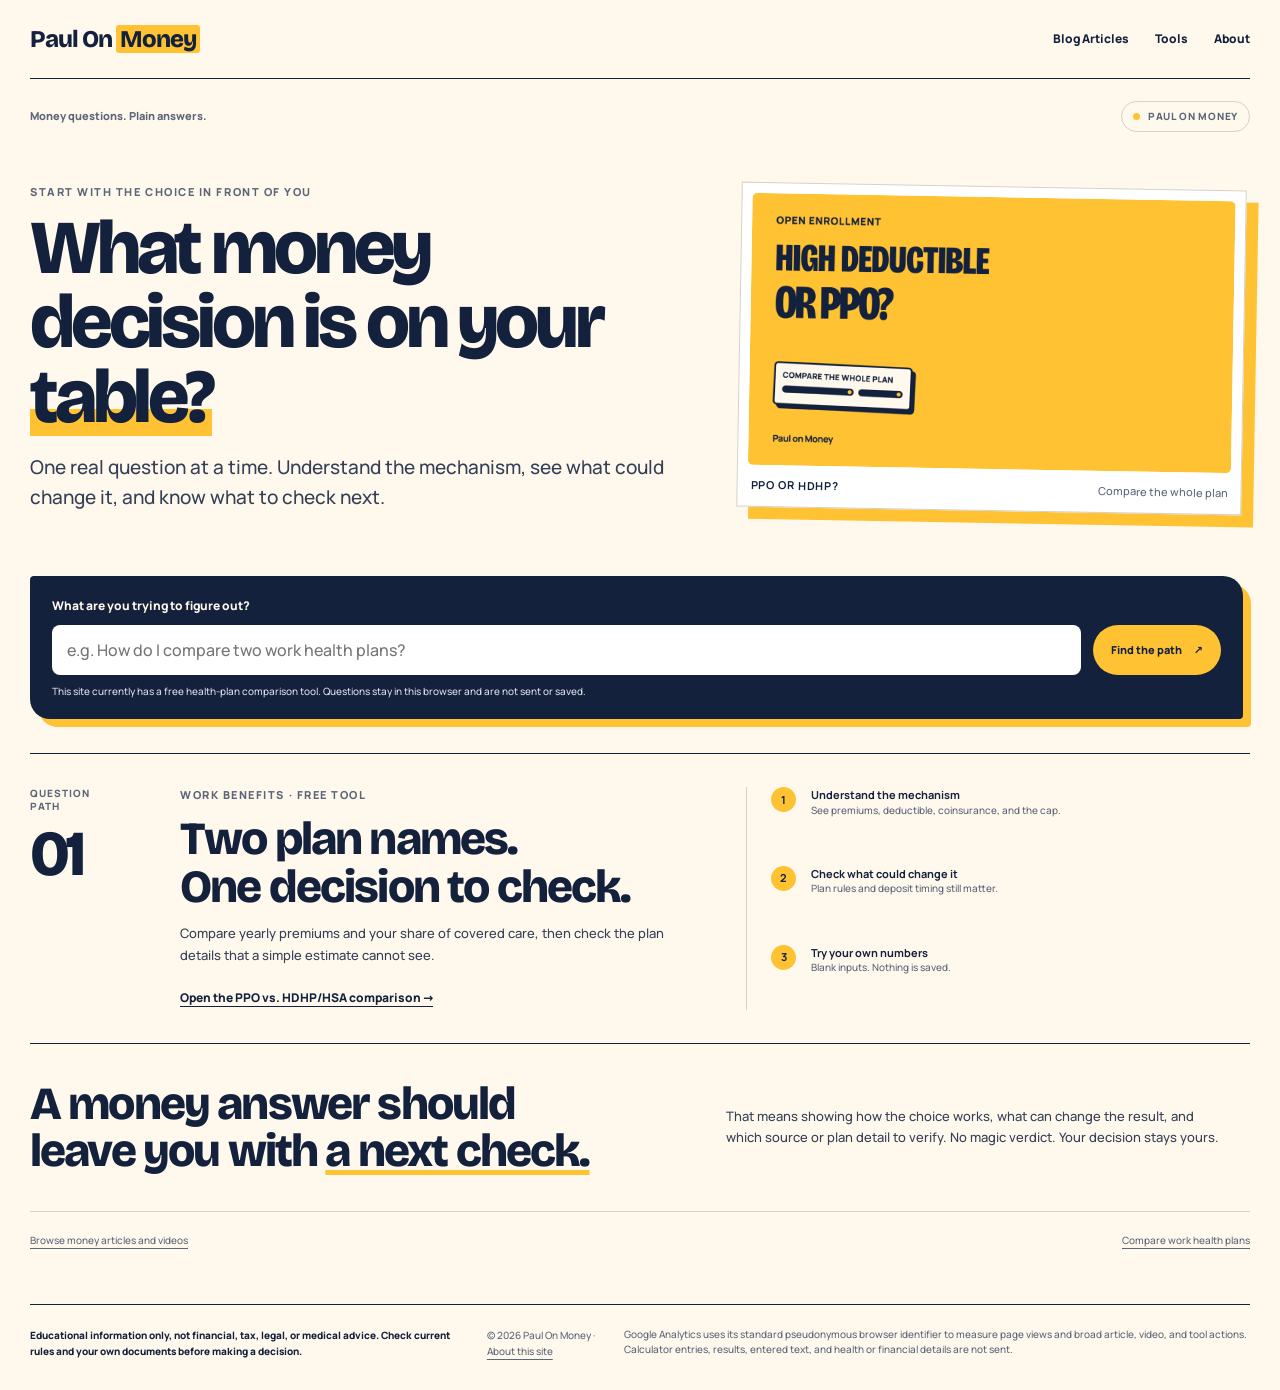
<file: index.html>
<!doctype html>
<html lang="en">
<head>
  <meta charset="utf-8"><meta name="viewport" content="width=device-width, initial-scale=1"><meta name="color-scheme" content="light">
  <title>Paul On Money — Money questions. Plain answers.</title>
  <meta name="description" content="Plain-English money explainers, practical tools, and public sources to check for yourself.">
  <script defer src="/site.js"></script>
  <link rel="canonical" href="https://paulonmoney.com/"><link rel="stylesheet" href="/site.css?v=eeb220b85805">
  <link rel="icon" type="image/svg+xml" href="/assets/favicon.svg">
  <meta property="og:type" content="website"><meta property="og:site_name" content="Paul On Money"><meta property="og:title" content="Paul On Money — Money questions. Plain answers."><meta property="og:description" content="Plain-English money explainers, practical tools, and public sources to check for yourself."><meta property="og:url" content="https://paulonmoney.com/"><meta property="og:image" content="https://paulonmoney.com/assets/health-plan-cover.png"><meta property="og:image:alt" content="Illustration of a person weighing the costs of a high-deductible health plan and a PPO"><meta property="og:image:type" content="image/png"><meta property="og:image:width" content="1280"><meta property="og:image:height" content="720"><meta name="twitter:card" content="summary_large_image"><meta name="twitter:title" content="Paul On Money — Money questions. Plain answers."><meta name="twitter:description" content="Plain-English money explainers, practical tools, and public sources to check for yourself."><meta name="twitter:image" content="https://paulonmoney.com/assets/health-plan-cover.png"><meta name="twitter:image:alt" content="Illustration of a person weighing the costs of a high-deductible health plan and a PPO">
  <script type="application/ld+json">{"@context":"https://schema.org","@graph":[{"@type":"Organization","@id":"https://paulonmoney.com/#organization","name":"Paul On Money","url":"https://paulonmoney.com/"},{"@type":"WebSite","@id":"https://paulonmoney.com/#website","name":"Paul On Money","alternateName":"paulonmoney.com","url":"https://paulonmoney.com/","publisher":{"@id":"https://paulonmoney.com/#organization"},"inLanguage":"en"},{"@type":"WebPage","@id":"https://paulonmoney.com/#webpage","url":"https://paulonmoney.com/","name":"Paul On Money — Money questions. Plain answers.","description":"Plain-English money explainers, practical tools, and public sources to check for yourself.","inLanguage":"en","isPartOf":{"@id":"https://paulonmoney.com/#website"},"publisher":{"@id":"https://paulonmoney.com/#organization"}}]}</script>
  <script type="module" src="/analytics.mjs?v=8910d92dfe8b"></script>
</head>
<body data-page-id="home" data-page-label="Money questions home">
  <a class="skip" href="#main">Skip to content</a>
  <div class="shell">
    <header class="topbar"><div class="topbar-inner"><a class="wordmark" href="/" aria-label="Paul On Money home">Paul On <em>Money</em></a><nav class="nav" aria-label="Main navigation"><a href="/articles/">Blog Articles</a><a href="/tools/">Tools</a><a href="/about/">About</a></nav></div></header>
    <main id="main">
      <div class="page-head"><span>Money questions. Plain answers.</span><span class="status">Paul On Money</span></div>
      <section class="hero" aria-labelledby="home-title">
        <div><p class="eyebrow">Start with the choice in front of you</p><h1 id="home-title">What money decision is on your <span class="mark">table?</span></h1><p class="hero-dek">One real question at a time. Understand the mechanism, see what could change it, and know what to check next.</p></div>
        <figure class="hero-art"><img src="/assets/health-plan-cover.png" width="1280" height="720" fetchpriority="high" decoding="async" alt="Illustration of a person weighing the costs of a high-deductible health plan and a PPO"><figcaption><strong>PPO or HDHP?</strong><span>Compare the whole plan</span></figcaption></figure>
      </section>
      <div class="question-box" role="search" aria-label="Find a money question">
        <label for="question-input">What are you trying to figure out?</label><input id="question-input" type="search" placeholder="e.g. How do I compare two work health plans?" autocomplete="off" aria-describedby="question-help"><button id="find-path" type="button">Find the path <span aria-hidden="true">↗</span></button>
        <p id="question-help">This site currently has a free health-plan comparison tool. Questions stay in this browser and are not sent or saved.</p>
      </div>
      <p id="question-feedback" class="privacy-line" role="status" aria-live="polite" hidden></p>
      <section class="pathway" aria-labelledby="path-title">
        <div class="path-index">Question<br>path<strong>01</strong></div>
        <div class="path-main"><p class="eyebrow">Work benefits · free tool</p><h2 id="path-title">Two plan names.<br>One decision to check.</h2><p>Compare yearly premiums and your share of covered care, then check the plan details that a simple estimate cannot see.</p><a class="text-link" href="/tools/health-plan-comparison/">Open the PPO vs. HDHP/HSA comparison <span aria-hidden="true">→</span></a></div>
        <div class="path-steps" aria-label="A useful answer path"><div><b>1</b><div><strong>Understand the mechanism</strong><span>See premiums, deductible, coinsurance, and the cap.</span></div></div><div><b>2</b><div><strong>Check what could change it</strong><span>Plan rules and deposit timing still matter.</span></div></div><div><b>3</b><div><strong>Try your own numbers</strong><span>Blank inputs. Nothing is saved.</span></div></div></div>
      </section>
      <section class="rule-strip" aria-labelledby="rule-title"><h2 id="rule-title">A money answer should leave you with <span class="under-note">a next check.</span></h2><p>That means showing how the choice works, what can change the result, and which source or plan detail to verify. No magic verdict. Your decision stays yours.</p></section>
      <div class="home-footer"><a href="/articles/">Browse money articles and videos</a><a href="/tools/health-plan-comparison/">Compare work health plans</a></div>
    </main>
    <footer class="foot"><div class="foot-inner"><p class="disclaimer">Educational information only, not financial, tax, legal, or medical advice. Check current rules and your own documents before making a decision.</p><p>© <span data-current-year>2026</span> Paul On Money · <a href="/about/">About this site</a></p><p class="usage-note">Google Analytics uses its standard pseudonymous browser identifier to measure page views and broad article, video, and tool actions. Calculator entries, results, entered text, and health or financial details are not sent.</p></div></footer>
  </div>
  <script>document.querySelector('[data-current-year]').textContent = new Date().getFullYear();</script>
</body>
</html>
</file>
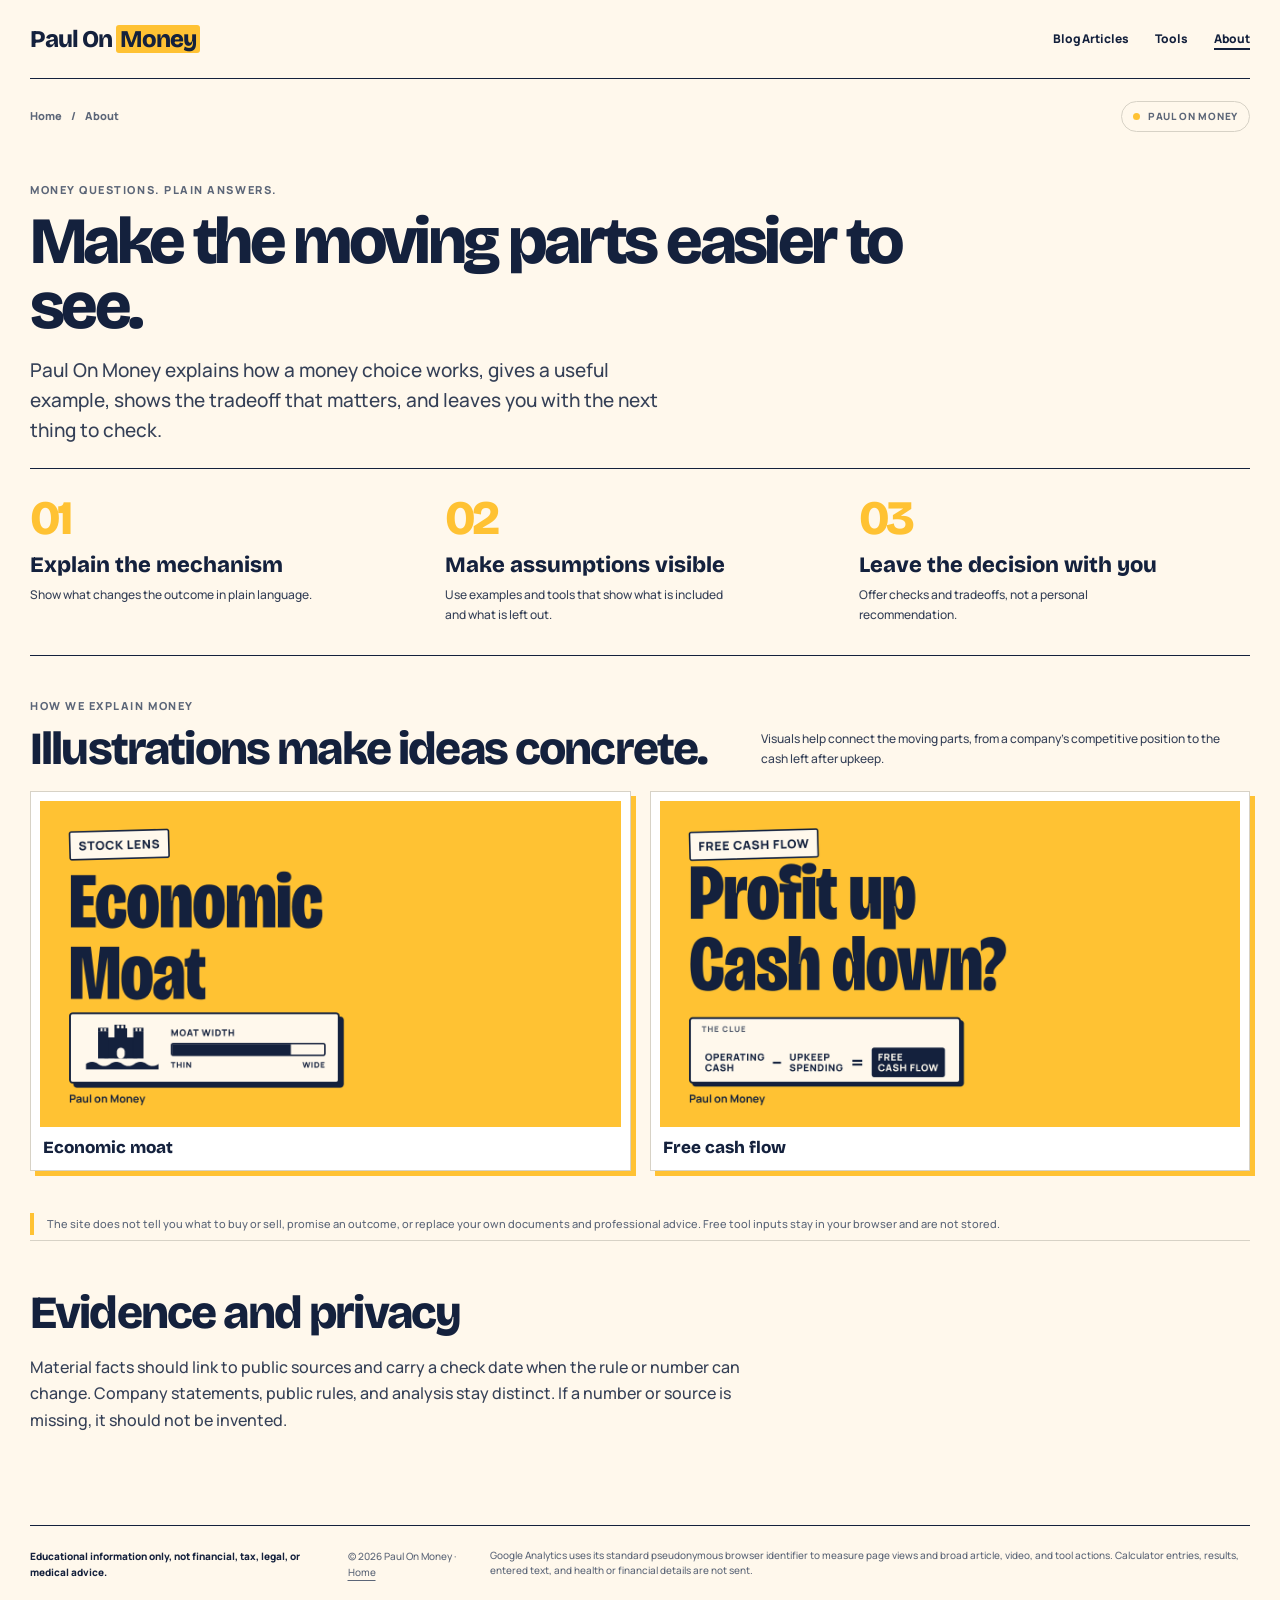
<file: about/index.html>
<!doctype html>
<html lang="en">
<head><meta charset="utf-8"><meta name="viewport" content="width=device-width, initial-scale=1"><meta name="color-scheme" content="light"><title>About | Paul On Money</title><meta name="description" content="What Paul On Money covers and how its explainers use public sources."><link rel="canonical" href="https://paulonmoney.com/about/"><link rel="stylesheet" href="/site.css?v=eeb220b85805">  <link rel="icon" type="image/svg+xml" href="/assets/favicon.svg">
  <meta property="og:type" content="website"><meta property="og:site_name" content="Paul On Money"><meta property="og:title" content="About | Paul On Money"><meta property="og:description" content="What Paul On Money covers and how its explainers use public sources."><meta property="og:url" content="https://paulonmoney.com/about/"><meta property="og:image" content="https://paulonmoney.com/assets/economic-moat.png"><meta property="og:image:alt" content="Illustration of a castle behind a moat, showing how a company&#39;s competitive advantage can protect it"><meta property="og:image:type" content="image/png"><meta property="og:image:width" content="1280"><meta property="og:image:height" content="720"><meta name="twitter:card" content="summary_large_image"><meta name="twitter:title" content="About | Paul On Money"><meta name="twitter:description" content="What Paul On Money covers and how its explainers use public sources."><meta name="twitter:image" content="https://paulonmoney.com/assets/economic-moat.png"><meta name="twitter:image:alt" content="Illustration of a castle behind a moat, showing how a company&#39;s competitive advantage can protect it">
  <script type="application/ld+json">{"@context":"https://schema.org","@graph":[{"@type":"Organization","@id":"https://paulonmoney.com/#organization","name":"Paul On Money","url":"https://paulonmoney.com/"},{"@type":"BreadcrumbList","@id":"https://paulonmoney.com/about/#breadcrumb","itemListElement":[{"@type":"ListItem","position":1,"name":"Home","item":"https://paulonmoney.com/"},{"@type":"ListItem","position":2,"name":"About","item":"https://paulonmoney.com/about/"}]},{"@type":"AboutPage","@id":"https://paulonmoney.com/about/#webpage","url":"https://paulonmoney.com/about/","name":"About | Paul On Money","description":"What Paul On Money covers and how its explainers use public sources.","inLanguage":"en","isPartOf":{"@id":"https://paulonmoney.com/#website"},"publisher":{"@id":"https://paulonmoney.com/#organization"},"breadcrumb":{"@id":"https://paulonmoney.com/about/#breadcrumb"}}]}</script>
  <script type="module" src="/analytics.mjs?v=8910d92dfe8b"></script>
</head>
<body data-page-id="about" data-page-label="About Paul On Money"><a class="skip" href="#main">Skip to content</a><div class="shell">
<header class="topbar"><div class="topbar-inner"><a class="wordmark" href="/" aria-label="Paul On Money home">Paul On <em>Money</em></a><nav class="nav" aria-label="Main navigation"><a href="/articles/">Blog Articles</a><a href="/tools/">Tools</a><a href="/about/" aria-current="page">About</a></nav></div></header>
<main id="main"><div class="page-head"><div class="breadcrumb"><a href="/">Home</a><span aria-hidden="true">/</span><span>About</span></div><span class="status">Paul On Money</span></div>
<section class="about-intro"><p class="eyebrow">Money questions. Plain answers.</p><h1>Make the moving parts easier to see.</h1><p class="lede">Paul On Money explains how a money choice works, gives a useful example, shows the tradeoff that matters, and leaves you with the next thing to check.</p></section>
<section class="about-principles" aria-label="Editorial approach"><article><span>01</span><h2>Explain the mechanism</h2><p>Show what changes the outcome in plain language.</p></article><article><span>02</span><h2>Make assumptions visible</h2><p>Use examples and tools that show what is included and what is left out.</p></article><article><span>03</span><h2>Leave the decision with you</h2><p>Offer checks and tradeoffs, not a personal recommendation.</p></article></section>
<section class="artwork-section" aria-labelledby="artwork-title"><div class="artwork-heading"><div><p class="eyebrow">How we explain money</p><h2 id="artwork-title">Illustrations make ideas concrete.</h2></div><p>Visuals help connect the moving parts, from a company's competitive position to the cash left after upkeep.</p></div><div class="artwork-grid">
<figure><img src="/assets/economic-moat.png" width="1280" height="720" loading="lazy" decoding="async" alt="Illustration of a castle behind a moat, showing how a company's competitive advantage can protect it"><figcaption><strong>Economic moat</strong></figcaption></figure>
<figure><img src="/assets/free-cash-flow.png" width="1280" height="720" loading="lazy" decoding="async" alt="Diagram showing operating cash flow minus upkeep spending equals free cash flow"><figcaption><strong>Free cash flow</strong></figcaption></figure>
</div></section>
<p class="about-note">The site does not tell you what to buy or sell, promise an outcome, or replace your own documents and professional advice. Free tool inputs stay in your browser and are not stored.</p>
<section class="section"><h2>Evidence and privacy</h2><p class="section-intro">Material facts should link to public sources and carry a check date when the rule or number can change. Company statements, public rules, and analysis stay distinct. If a number or source is missing, it should not be invented.</p></section></main>
<footer class="foot"><div class="foot-inner"><p class="disclaimer">Educational information only, not financial, tax, legal, or medical advice.</p><p>© 2026 Paul On Money · <a href="/">Home</a></p><p class="usage-note">Google Analytics uses its standard pseudonymous browser identifier to measure page views and broad article, video, and tool actions. Calculator entries, results, entered text, and health or financial details are not sent.</p></div></footer></div></body></html>
</file>
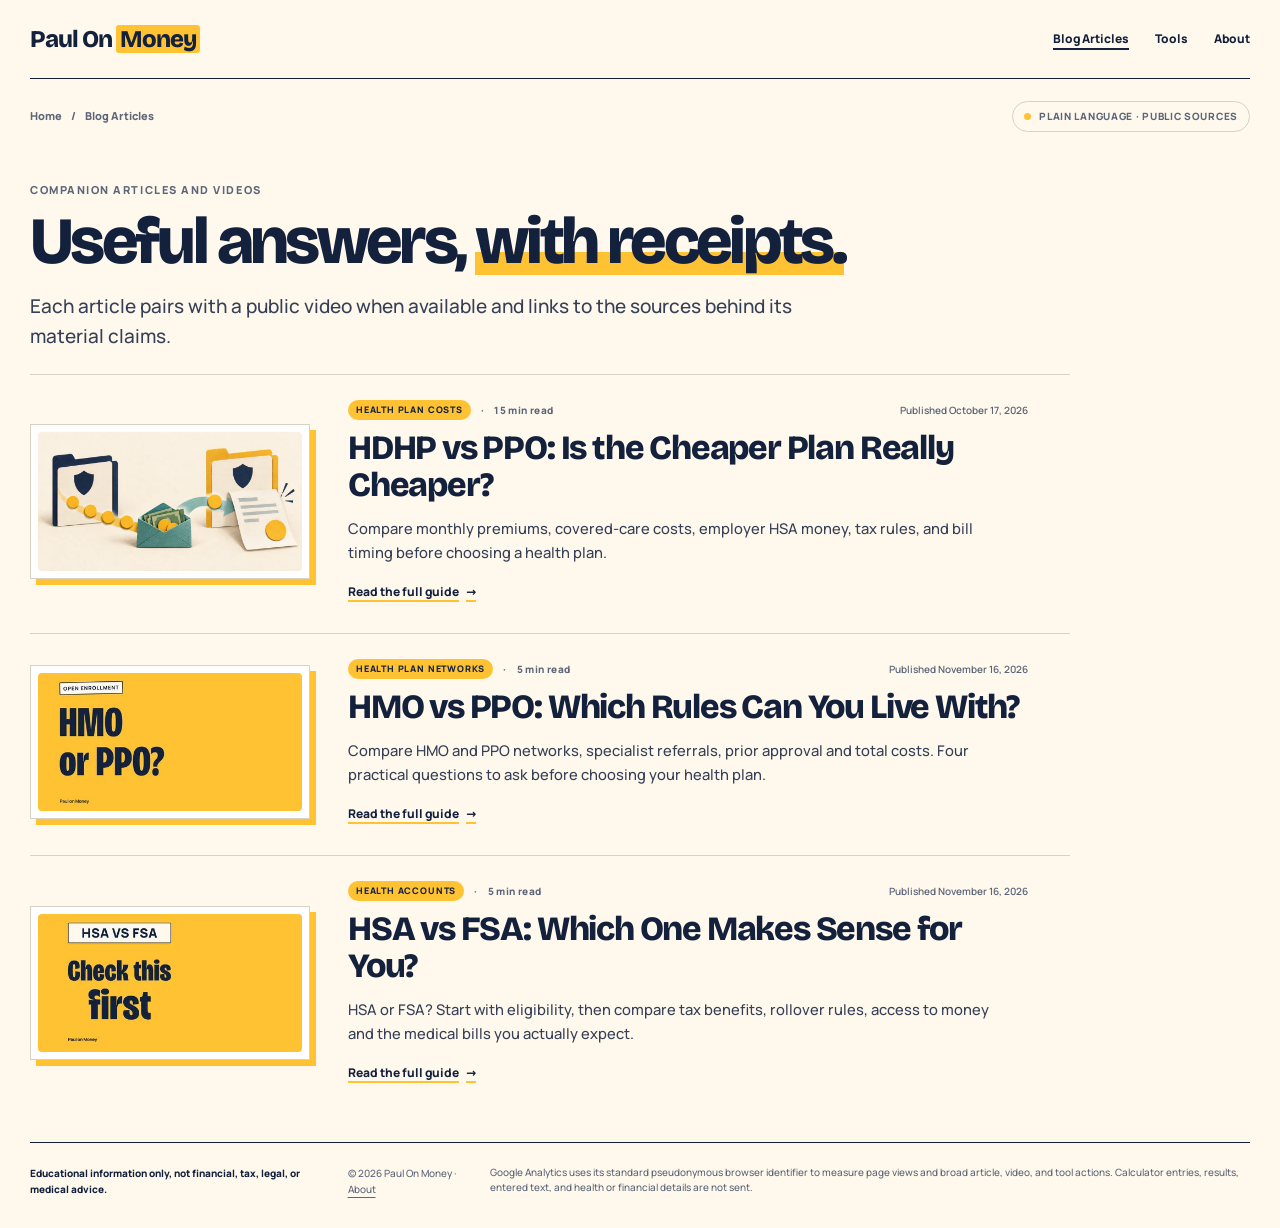
<file: articles/index.html>
<!doctype html>
<html lang="en">
<head><meta charset="utf-8"><meta name="viewport" content="width=device-width, initial-scale=1"><meta name="color-scheme" content="light"><title>Blog Articles | Paul On Money</title><meta name="description" content="Public-source companion articles and videos from Paul On Money."><link rel="canonical" href="https://paulonmoney.com/articles/"><link rel="stylesheet" href="/site.css">  <link rel="icon" type="image/svg+xml" href="/assets/favicon.svg">
  <meta property="og:type" content="website"><meta property="og:site_name" content="Paul On Money"><meta property="og:title" content="Blog Articles | Paul On Money"><meta property="og:description" content="Public-source companion articles and videos from Paul On Money."><meta property="og:url" content="https://paulonmoney.com/articles/"><meta property="og:image" content="https://paulonmoney.com/assets/health-plan-cover.png"><meta property="og:image:alt" content="Illustration of a person weighing the costs of a high-deductible health plan and a PPO"><meta property="og:image:type" content="image/png"><meta property="og:image:width" content="1280"><meta property="og:image:height" content="720"><meta name="twitter:card" content="summary_large_image"><meta name="twitter:title" content="Blog Articles | Paul On Money"><meta name="twitter:description" content="Public-source companion articles and videos from Paul On Money."><meta name="twitter:image" content="https://paulonmoney.com/assets/health-plan-cover.png"><meta name="twitter:image:alt" content="Illustration of a person weighing the costs of a high-deductible health plan and a PPO">
  <script type="application/ld+json">{"@context":"https://schema.org","@graph":[{"@type":"Organization","@id":"https://paulonmoney.com/#organization","name":"Paul On Money","url":"https://paulonmoney.com/"},{"@type":"BreadcrumbList","@id":"https://paulonmoney.com/articles/#breadcrumb","itemListElement":[{"@type":"ListItem","position":1,"name":"Home","item":"https://paulonmoney.com/"},{"@type":"ListItem","position":2,"name":"Blog Articles","item":"https://paulonmoney.com/articles/"}]},{"@type":"CollectionPage","@id":"https://paulonmoney.com/articles/#webpage","url":"https://paulonmoney.com/articles/","name":"Blog Articles | Paul On Money","description":"Public-source companion articles and videos from Paul On Money.","inLanguage":"en","isPartOf":{"@id":"https://paulonmoney.com/#website"},"publisher":{"@id":"https://paulonmoney.com/#organization"},"breadcrumb":{"@id":"https://paulonmoney.com/articles/#breadcrumb"}}]}</script>
  <script type="module" src="/analytics.mjs?v=8910d92dfe8b"></script>
</head>
<body data-page-id="articles" data-page-label="Blog Articles"><a class="skip" href="#main">Skip to content</a><div class="shell">
<header class="topbar"><div class="topbar-inner"><a class="wordmark" href="/" aria-label="Paul On Money home">Paul On <em>Money</em></a><nav class="nav" aria-label="Main navigation"><a href="/articles/" aria-current="page">Blog Articles</a><a href="/tools/">Tools</a><a href="/about/">About</a></nav></div></header>
<main id="main"><div class="page-head"><div class="breadcrumb"><a href="/">Home</a><span aria-hidden="true">/</span><span>Blog Articles</span></div><span class="status">Plain language · public sources</span></div>
<section class="page-title"><p class="eyebrow">Companion articles and videos</p><h1>Useful answers, <span class="marker">with receipts.</span></h1><p class="dek">Each article pairs with a public video when available and links to the sources behind its material claims.</p></section>
<section id="article-list" aria-label="Published blog articles"><article class="article-card" aria-labelledby="article-card-hdhp-vs-ppo-cheaper-plan-title"><a class="article-card-media" href="/articles/hdhp-vs-ppo-cheaper-plan/" aria-label="Read HDHP vs PPO: Is the Cheaper Plan Really Cheaper?"><picture><source type="image/webp" srcset="/assets/health-plan-comparison-hero-480.webp 480w, /assets/health-plan-comparison-hero-768.webp 768w, /assets/health-plan-comparison-hero-1200.webp 1200w" sizes="(max-width: 680px) calc(100vw - 36px), 280px"><img src="/assets/health-plan-comparison-hero.png" alt="" width="1200" height="630" loading="lazy" decoding="async"></picture></a><div class="article-card-copy"><p class="article-card-meta"><span>Health plan costs</span><span aria-hidden="true">·</span><span>15 min read</span><time datetime="2026-10-17">Published October 17, 2026</time></p><h2 id="article-card-hdhp-vs-ppo-cheaper-plan-title"><a href="/articles/hdhp-vs-ppo-cheaper-plan/">HDHP vs PPO: Is the Cheaper Plan Really Cheaper?</a></h2><p class="article-card-summary">Compare monthly premiums, covered-care costs, employer HSA money, tax rules, and bill timing before choosing a health plan.</p><a class="article-card-link" href="/articles/hdhp-vs-ppo-cheaper-plan/">Read the full guide <span aria-hidden="true">→</span></a></div></article>
<article class="article-card" aria-labelledby="article-card-hmo-vs-ppo-title"><a class="article-card-media" href="/articles/hmo-vs-ppo/" aria-label="Read HMO vs PPO: Which Rules Can You Live With?"><picture><source type="image/webp" srcset="/assets/hmo-vs-ppo-hero-480.webp 480w, /assets/hmo-vs-ppo-hero-768.webp 768w, /assets/hmo-vs-ppo-hero-1200.webp 1200w" sizes="(max-width: 680px) calc(100vw - 36px), 280px"><img src="/assets/hmo-vs-ppo-hero.png" alt="" width="1200" height="630" loading="lazy" decoding="async"></picture></a><div class="article-card-copy"><p class="article-card-meta"><span>Health plan networks</span><span aria-hidden="true">·</span><span>5 min read</span><time datetime="2026-11-16">Published November 16, 2026</time></p><h2 id="article-card-hmo-vs-ppo-title"><a href="/articles/hmo-vs-ppo/">HMO vs PPO: Which Rules Can You Live With?</a></h2><p class="article-card-summary">Compare HMO and PPO networks, specialist referrals, prior approval and total costs. Four practical questions to ask before choosing your health plan.</p><a class="article-card-link" href="/articles/hmo-vs-ppo/">Read the full guide <span aria-hidden="true">→</span></a></div></article>
<article class="article-card" aria-labelledby="article-card-hsa-vs-fsa-title"><a class="article-card-media" href="/articles/hsa-vs-fsa/" aria-label="Read HSA vs FSA: Which One Makes Sense for You?"><picture><source type="image/webp" srcset="/assets/hsa-vs-fsa-hero-480.webp 480w, /assets/hsa-vs-fsa-hero-768.webp 768w, /assets/hsa-vs-fsa-hero-1200.webp 1200w" sizes="(max-width: 680px) calc(100vw - 36px), 280px"><img src="/assets/hsa-vs-fsa-hero.png" alt="" width="1200" height="630" loading="lazy" decoding="async"></picture></a><div class="article-card-copy"><p class="article-card-meta"><span>Health accounts</span><span aria-hidden="true">·</span><span>5 min read</span><time datetime="2026-11-16">Published November 16, 2026</time></p><h2 id="article-card-hsa-vs-fsa-title"><a href="/articles/hsa-vs-fsa/">HSA vs FSA: Which One Makes Sense for You?</a></h2><p class="article-card-summary">HSA or FSA? Start with eligibility, then compare tax benefits, rollover rules, access to money and the medical bills you actually expect.</p><a class="article-card-link" href="/articles/hsa-vs-fsa/">Read the full guide <span aria-hidden="true">→</span></a></div></article></section>
</main><footer class="foot"><div class="foot-inner"><p class="disclaimer">Educational information only, not financial, tax, legal, or medical advice.</p><p>© 2026 Paul On Money · <a href="/about/">About</a></p><p class="usage-note">Google Analytics uses its standard pseudonymous browser identifier to measure page views and broad article, video, and tool actions. Calculator entries, results, entered text, and health or financial details are not sent.</p></div></footer></div></body></html>
</file>
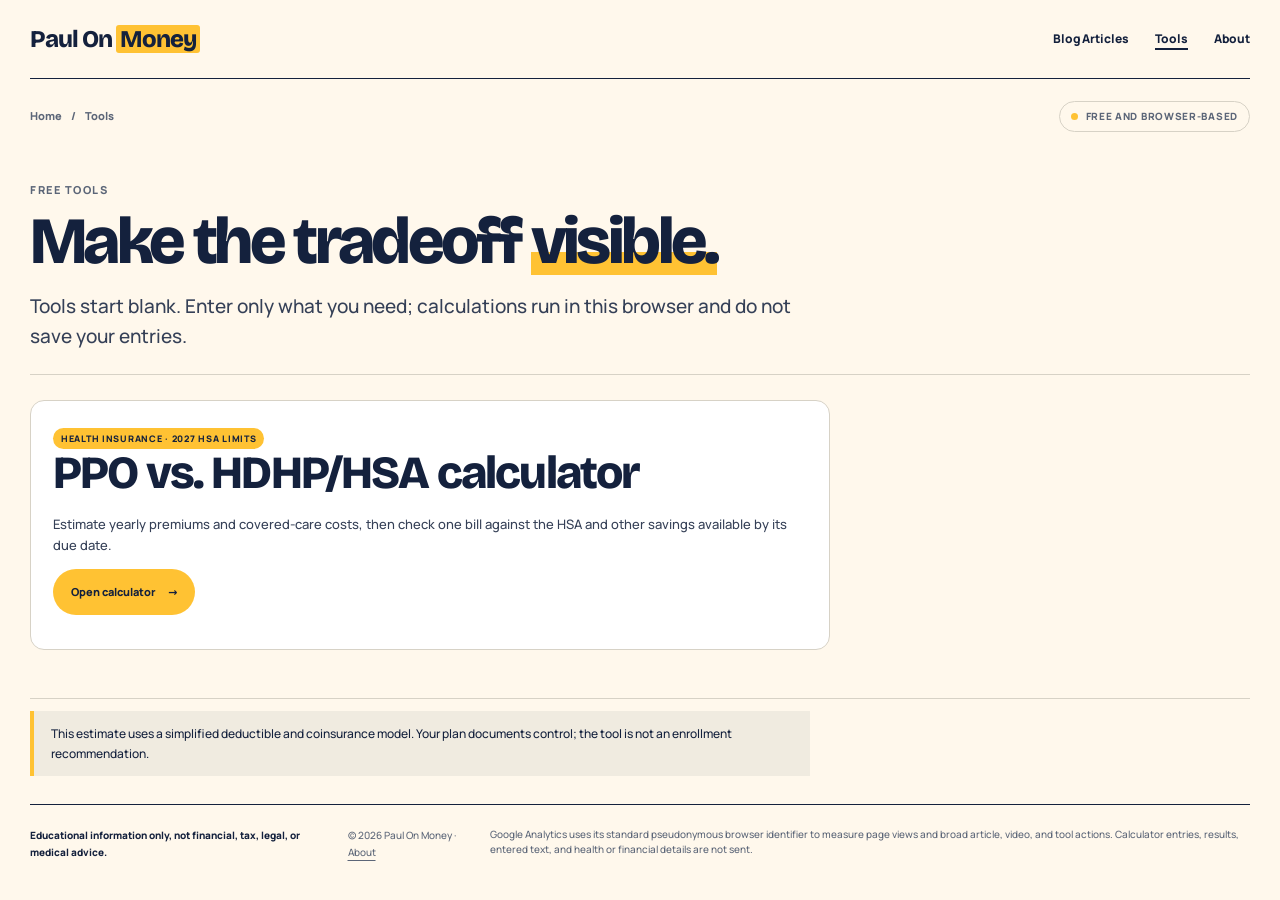
<file: tools/index.html>
<!doctype html>
<html lang="en"><head><meta charset="utf-8"><meta name="viewport" content="width=device-width, initial-scale=1"><meta name="color-scheme" content="light">
<title>Free money tools | Paul On Money</title><meta name="description" content="Free educational money tools from Paul On Money."><link rel="canonical" href="https://paulonmoney.com/tools/"><link rel="stylesheet" href="/site.css">  <link rel="icon" type="image/svg+xml" href="/assets/favicon.svg">
  <meta property="og:type" content="website"><meta property="og:site_name" content="Paul On Money"><meta property="og:title" content="Free money tools | Paul On Money"><meta property="og:description" content="Free educational money tools from Paul On Money."><meta property="og:url" content="https://paulonmoney.com/tools/"><meta property="og:image" content="https://paulonmoney.com/assets/health-plan-cover.png"><meta property="og:image:alt" content="Illustration of a person weighing the costs of a high-deductible health plan and a PPO"><meta property="og:image:type" content="image/png"><meta property="og:image:width" content="1280"><meta property="og:image:height" content="720"><meta name="twitter:card" content="summary_large_image"><meta name="twitter:title" content="Free money tools | Paul On Money"><meta name="twitter:description" content="Free educational money tools from Paul On Money."><meta name="twitter:image" content="https://paulonmoney.com/assets/health-plan-cover.png"><meta name="twitter:image:alt" content="Illustration of a person weighing the costs of a high-deductible health plan and a PPO">
  <script type="application/ld+json">{"@context":"https://schema.org","@graph":[{"@type":"Organization","@id":"https://paulonmoney.com/#organization","name":"Paul On Money","url":"https://paulonmoney.com/"},{"@type":"BreadcrumbList","@id":"https://paulonmoney.com/tools/#breadcrumb","itemListElement":[{"@type":"ListItem","position":1,"name":"Home","item":"https://paulonmoney.com/"},{"@type":"ListItem","position":2,"name":"Tools","item":"https://paulonmoney.com/tools/"}]},{"@type":"CollectionPage","@id":"https://paulonmoney.com/tools/#webpage","url":"https://paulonmoney.com/tools/","name":"Free money tools | Paul On Money","description":"Free educational money tools from Paul On Money.","inLanguage":"en","isPartOf":{"@id":"https://paulonmoney.com/#website"},"publisher":{"@id":"https://paulonmoney.com/#organization"},"breadcrumb":{"@id":"https://paulonmoney.com/tools/#breadcrumb"}}]}</script>
  <script type="module" src="/analytics.mjs?v=8910d92dfe8b"></script>
</head>
<body data-page-id="tools" data-page-label="Free tools"><a class="skip" href="#main">Skip to content</a><div class="shell">
<header class="topbar"><div class="topbar-inner"><a class="wordmark" href="/" aria-label="Paul On Money home">Paul On <em>Money</em></a><nav class="nav" aria-label="Main navigation"><a href="/articles/">Blog Articles</a><a href="/tools/" aria-current="page">Tools</a><a href="/about/">About</a></nav></div></header>
<main id="main"><div class="page-head"><div class="breadcrumb"><a href="/">Home</a><span aria-hidden="true">/</span><span>Tools</span></div><span class="status">Free and browser-based</span></div>
<section class="page-title"><p class="eyebrow">Free tools</p><h1>Make the tradeoff <span class="marker">visible.</span></h1><p class="dek">Tools start blank. Enter only what you need; calculations run in this browser and do not save your entries.</p></section>
<section class="section" style="padding-top:25px;border-bottom:1px solid var(--line)"><article class="card" style="max-width:800px"><span class="tag">Health insurance · 2027 HSA limits</span><h2>PPO vs. HDHP/HSA calculator</h2><p>Estimate yearly premiums and covered-care costs, then check one bill against the HSA and other savings available by its due date.</p><a class="button" href="/tools/health-plan-comparison/">Open calculator <span aria-hidden="true">→</span></a></article></section>
<p class="callout">This estimate uses a simplified deductible and coinsurance model. Your plan documents control; the tool is not an enrollment recommendation.</p></main>
<footer class="foot"><div class="foot-inner"><p class="disclaimer">Educational information only, not financial, tax, legal, or medical advice.</p><p>© 2026 Paul On Money · <a href="/about/">About</a></p><p class="usage-note">Google Analytics uses its standard pseudonymous browser identifier to measure page views and broad article, video, and tool actions. Calculator entries, results, entered text, and health or financial details are not sent.</p></div></footer></div></body></html>
</file>
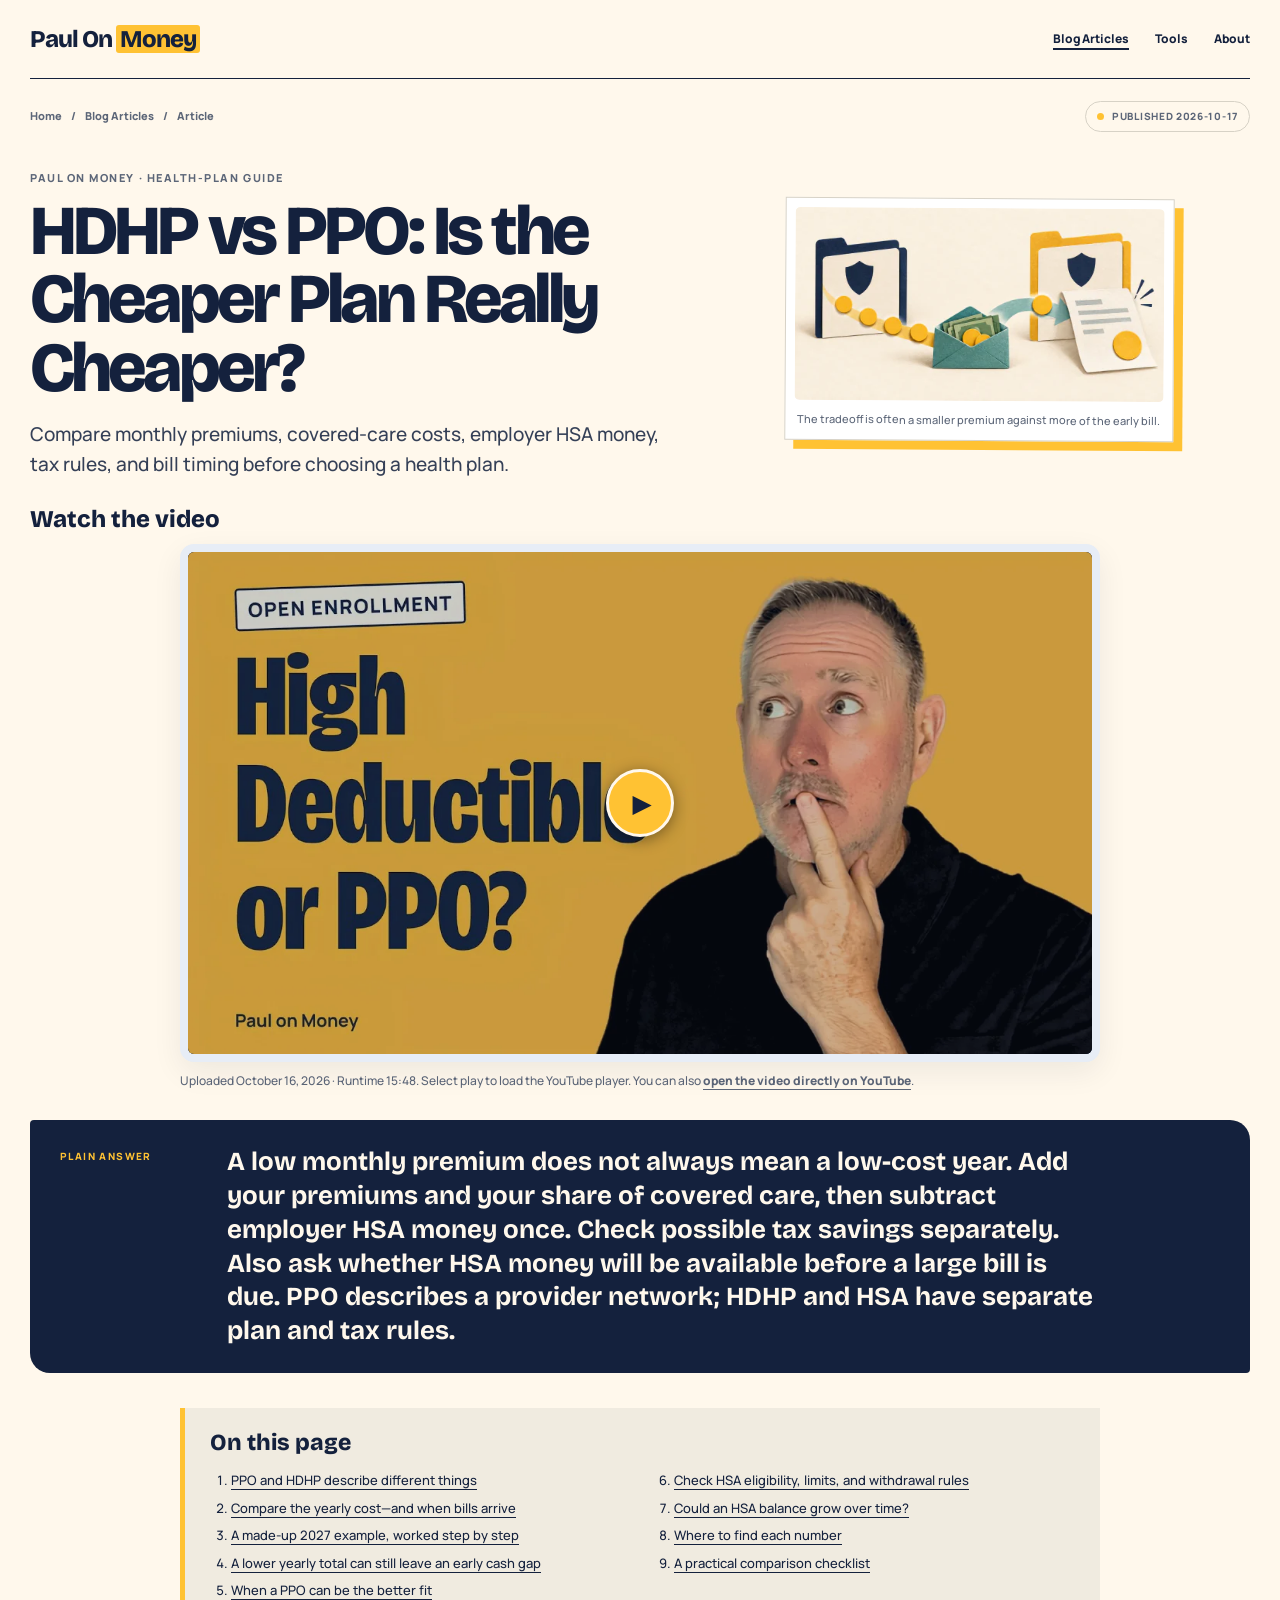
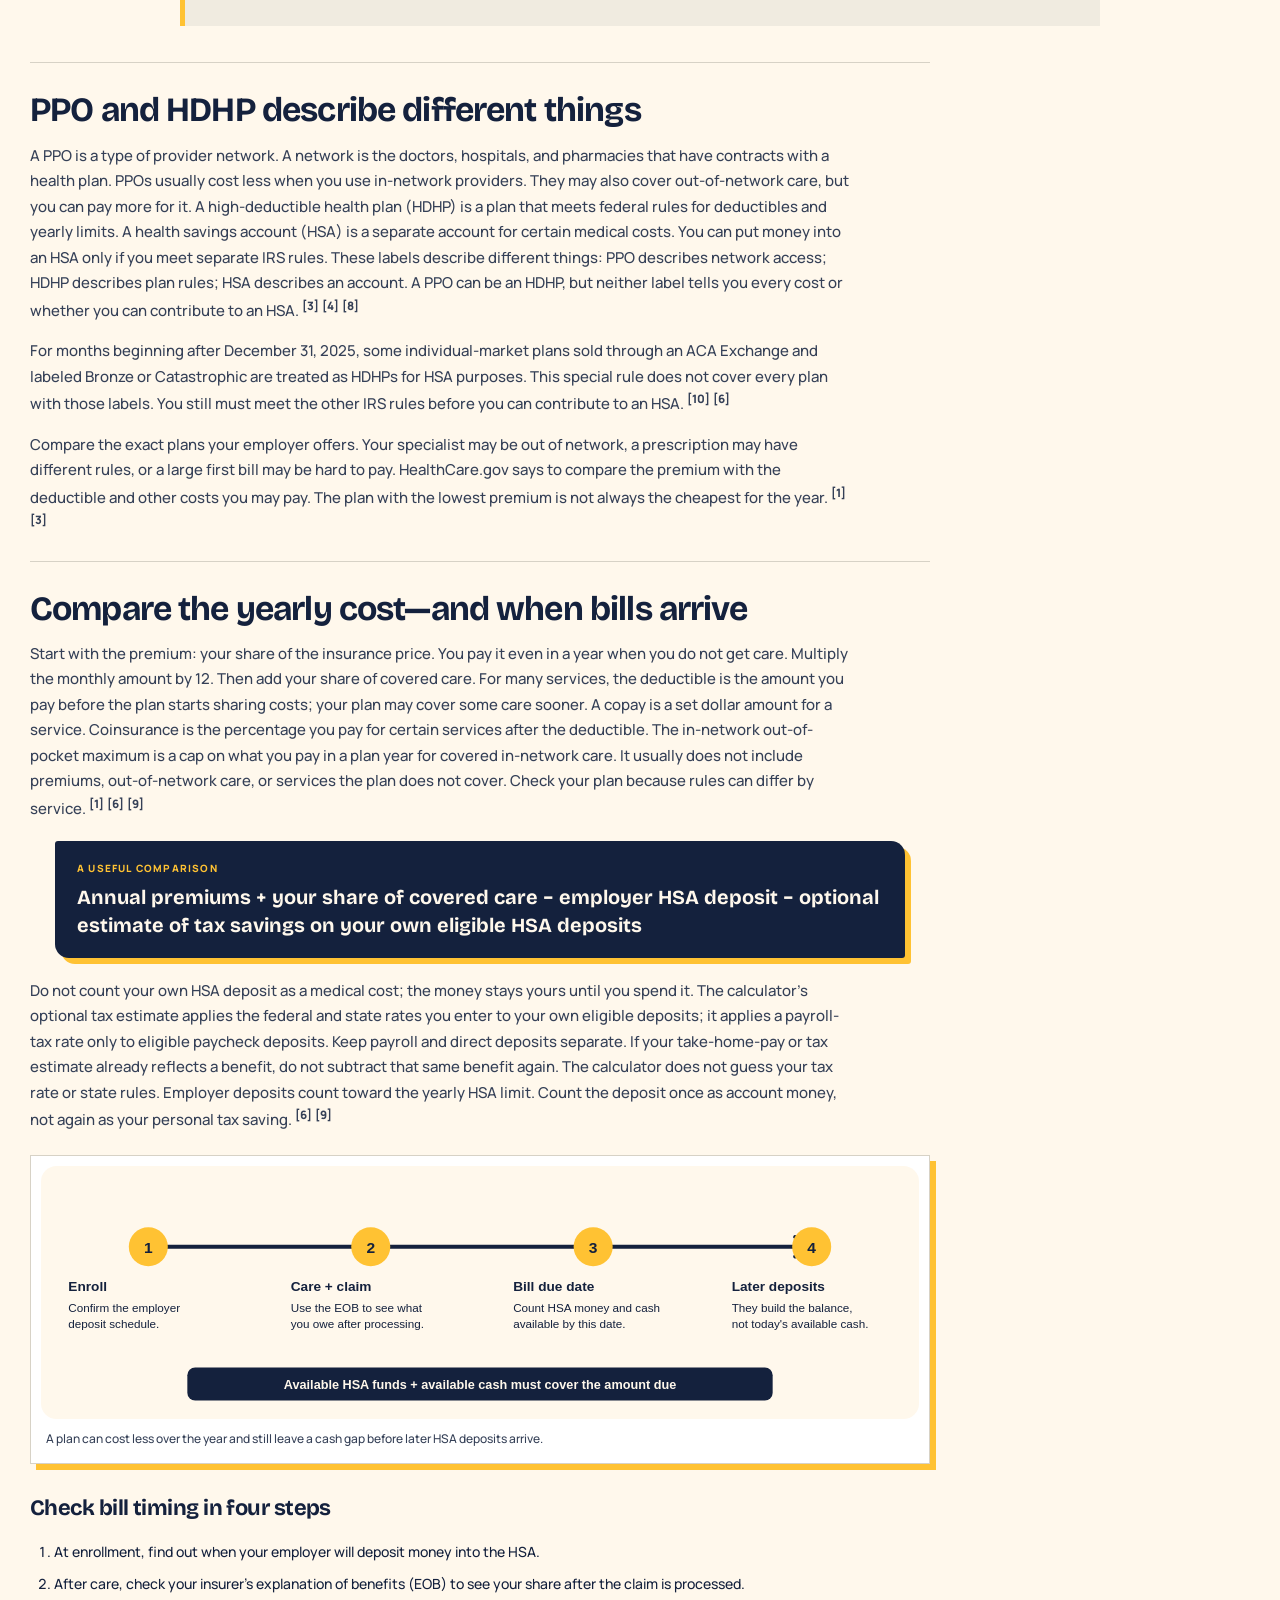
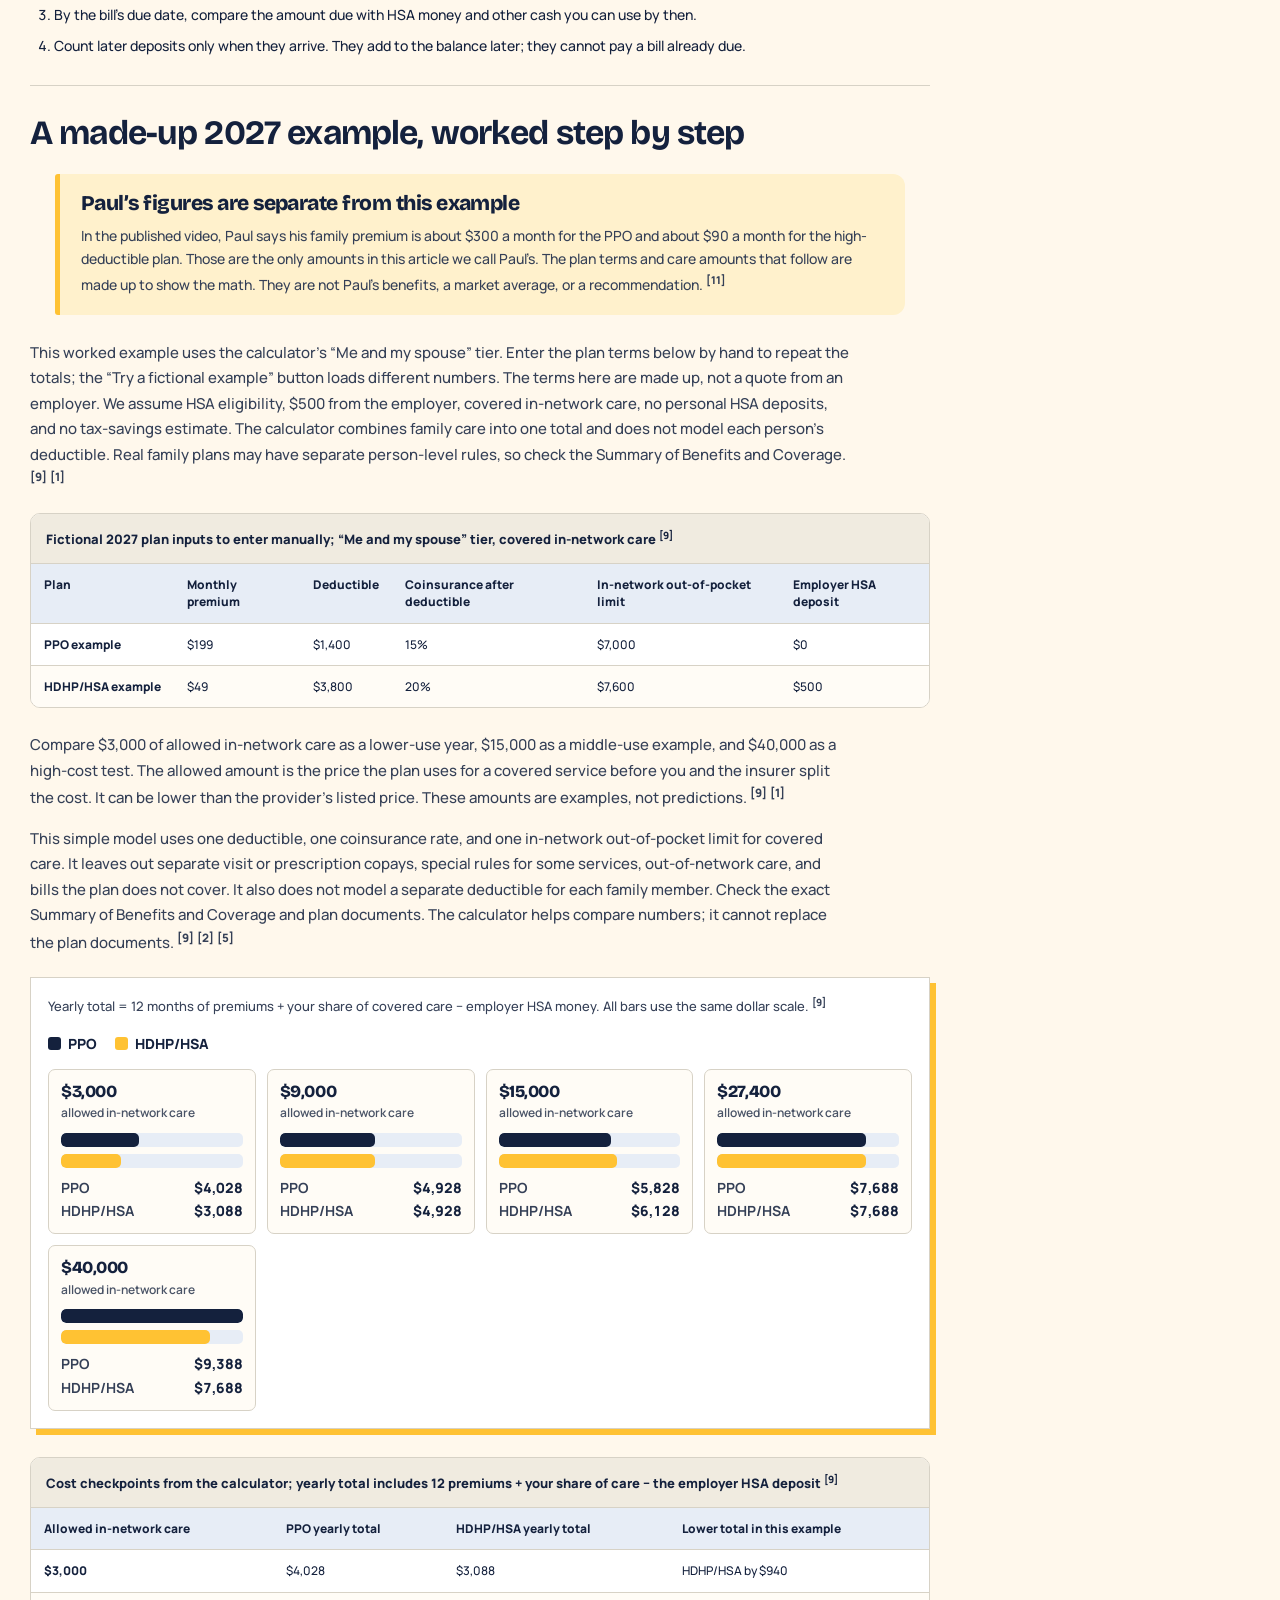
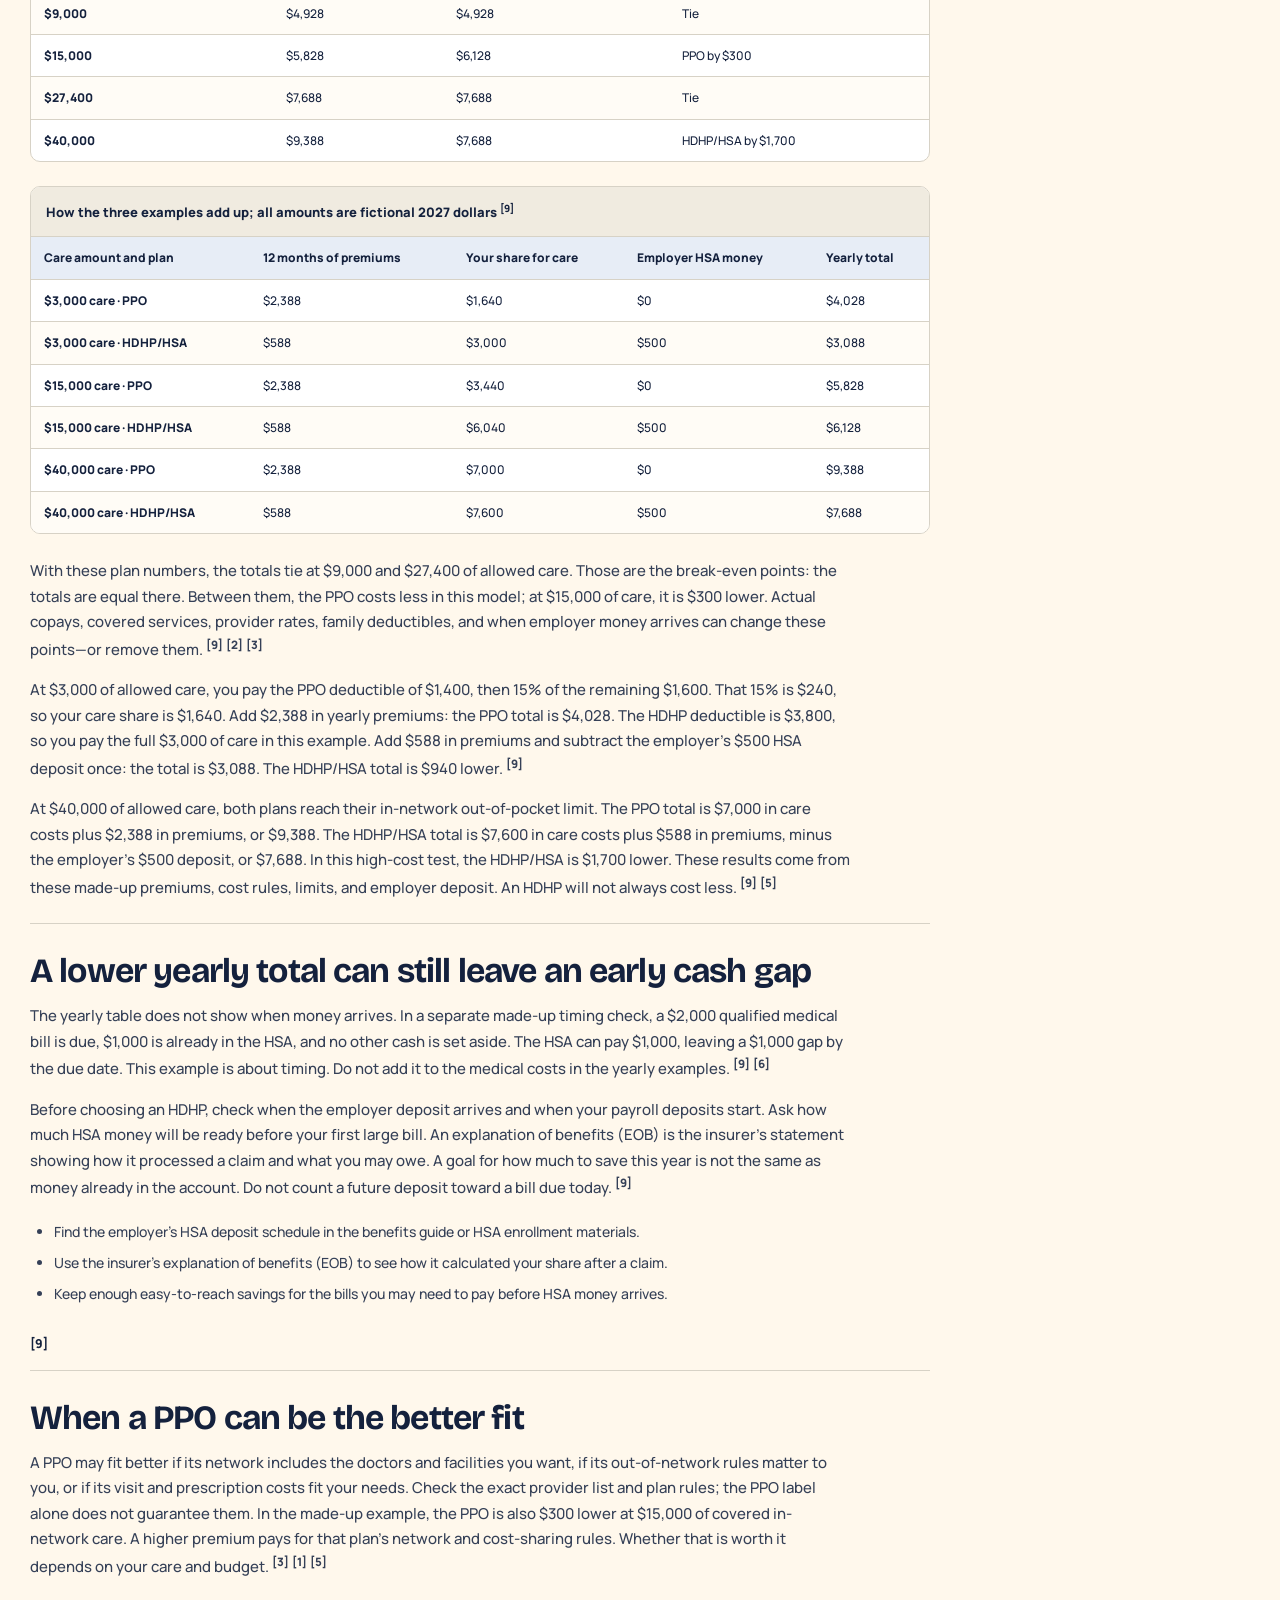
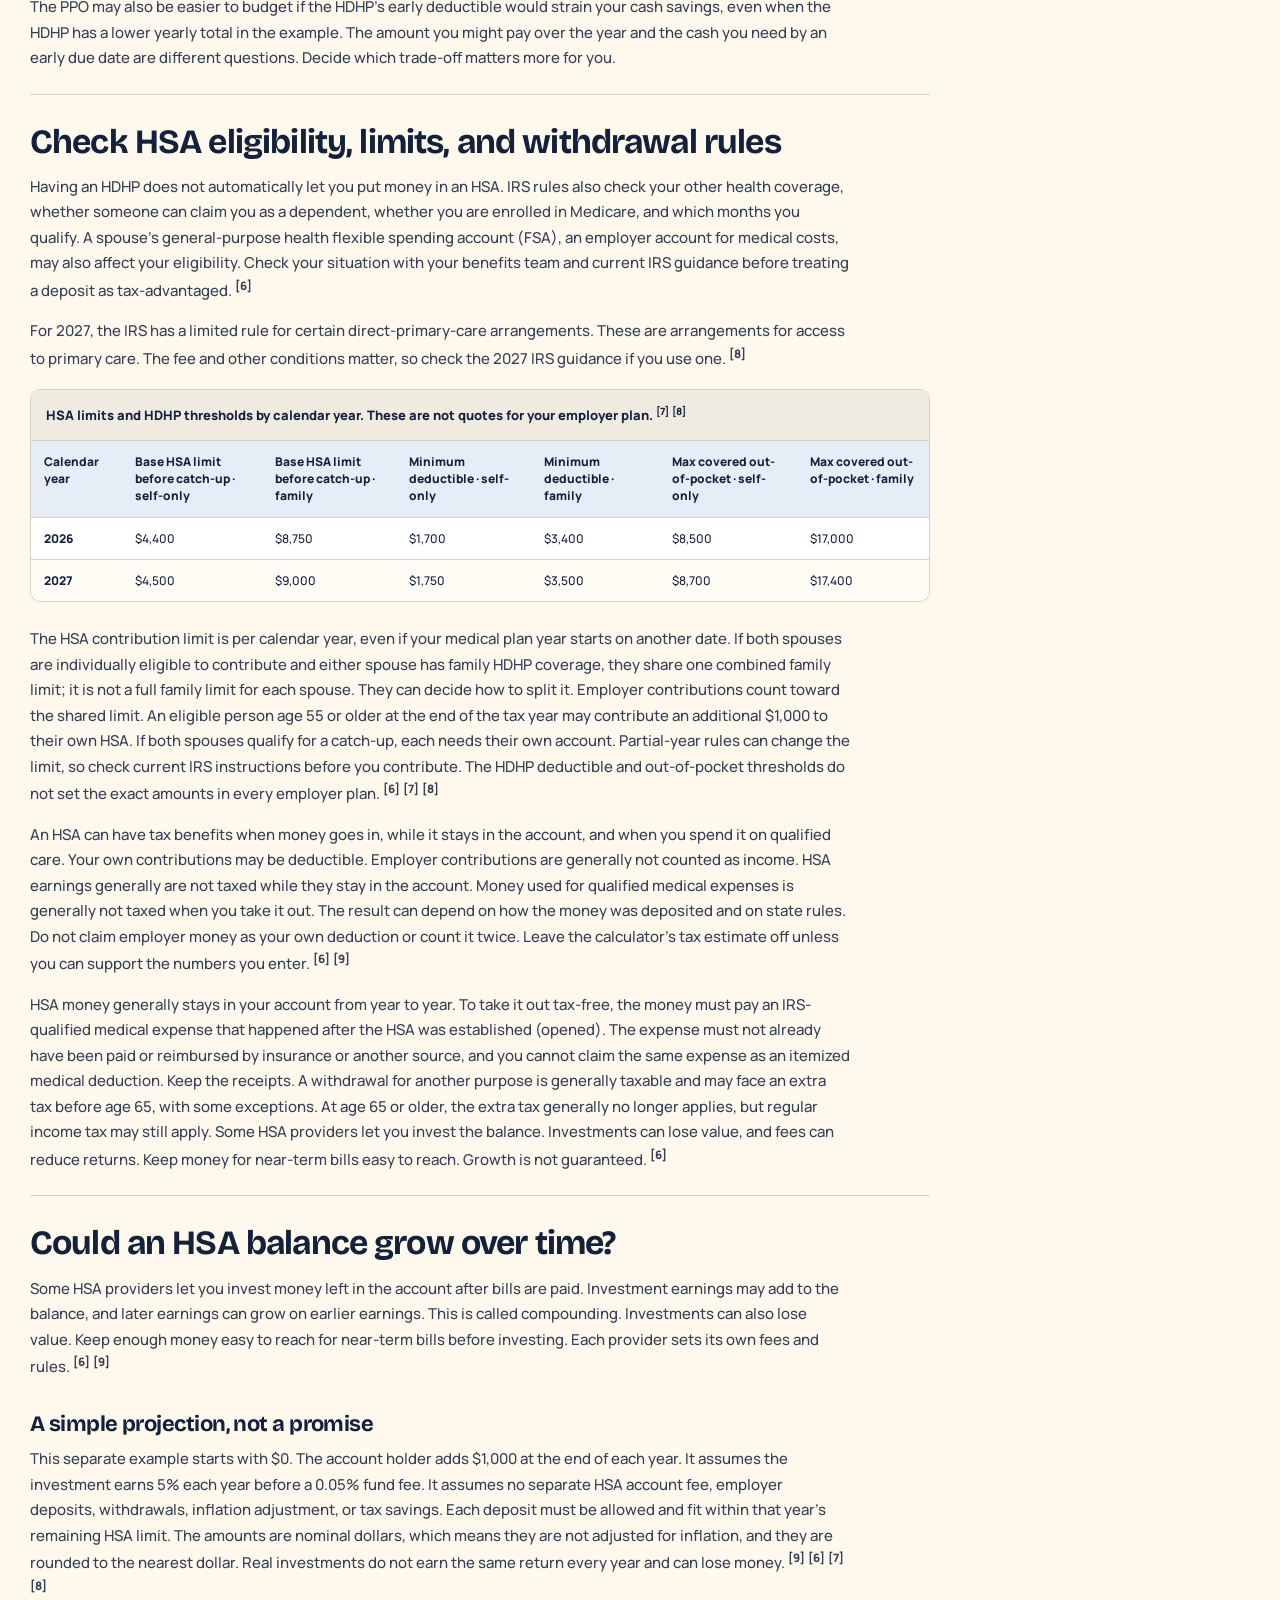
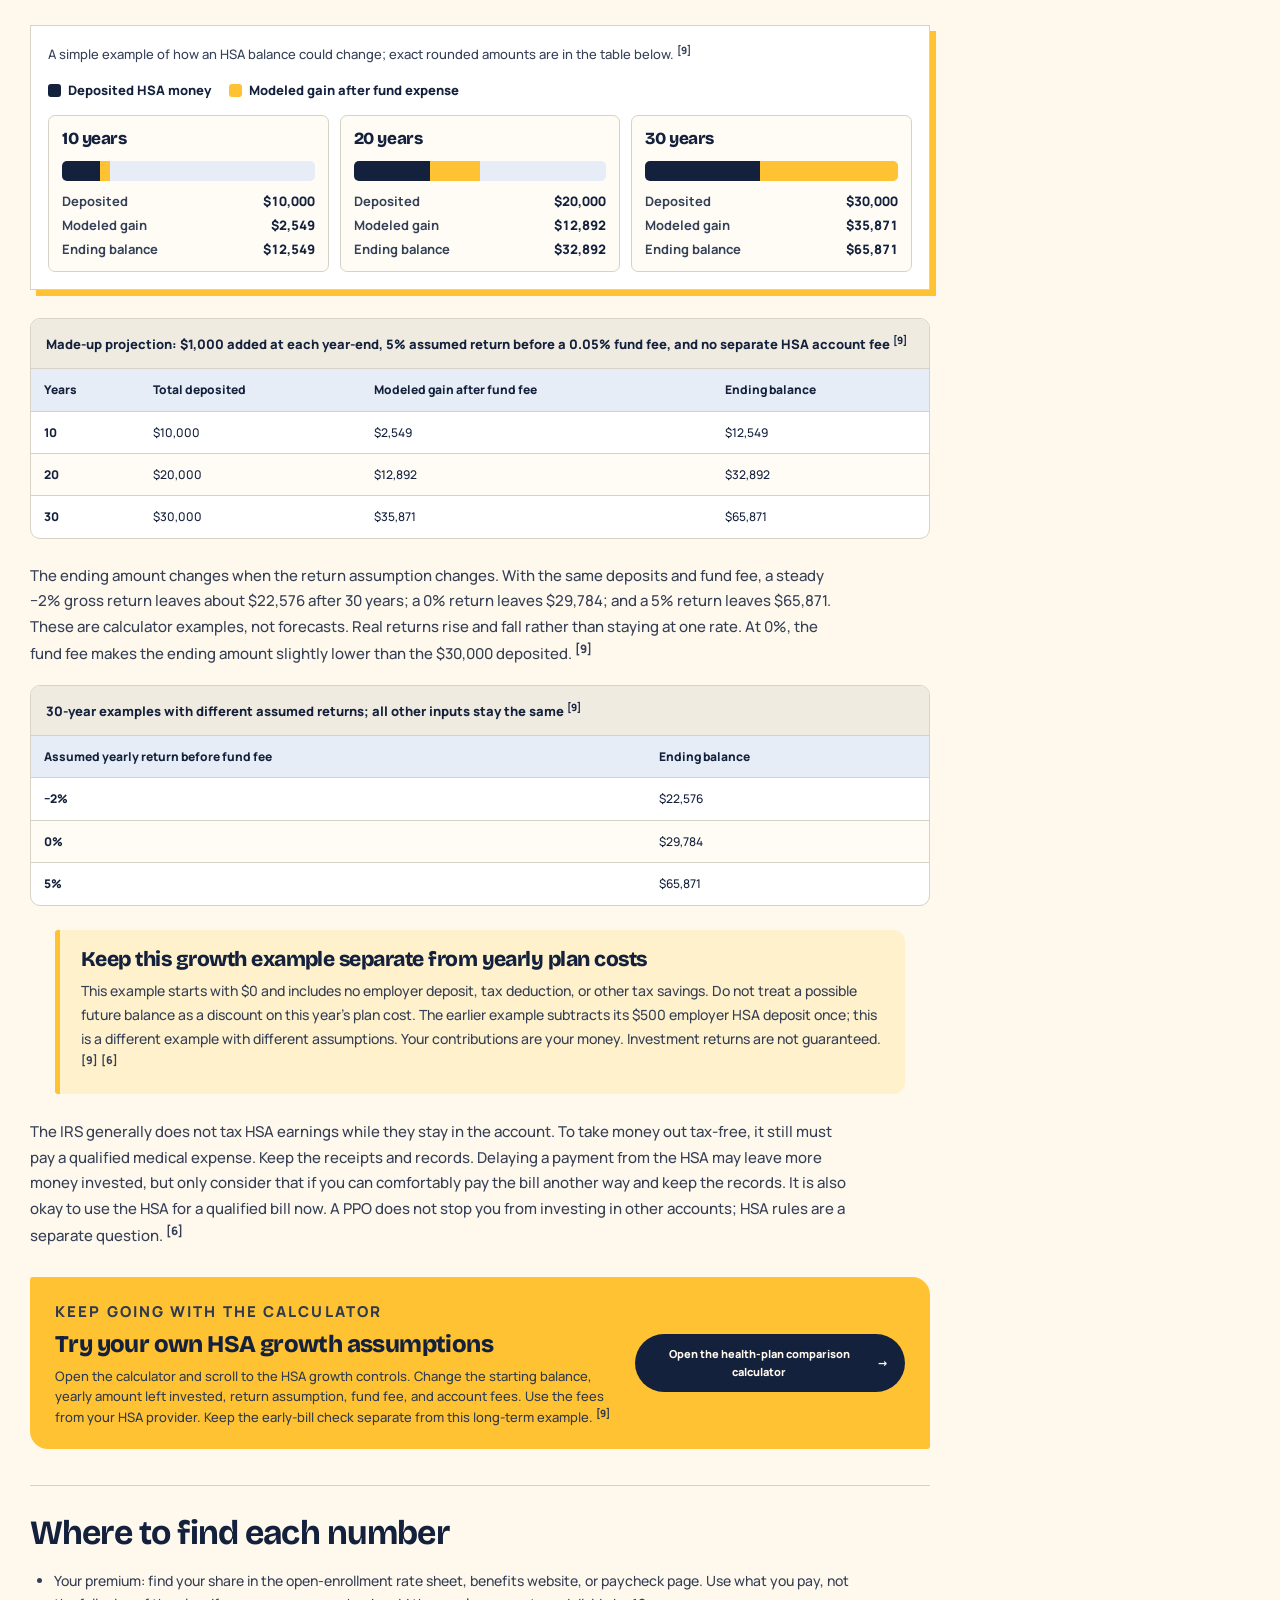
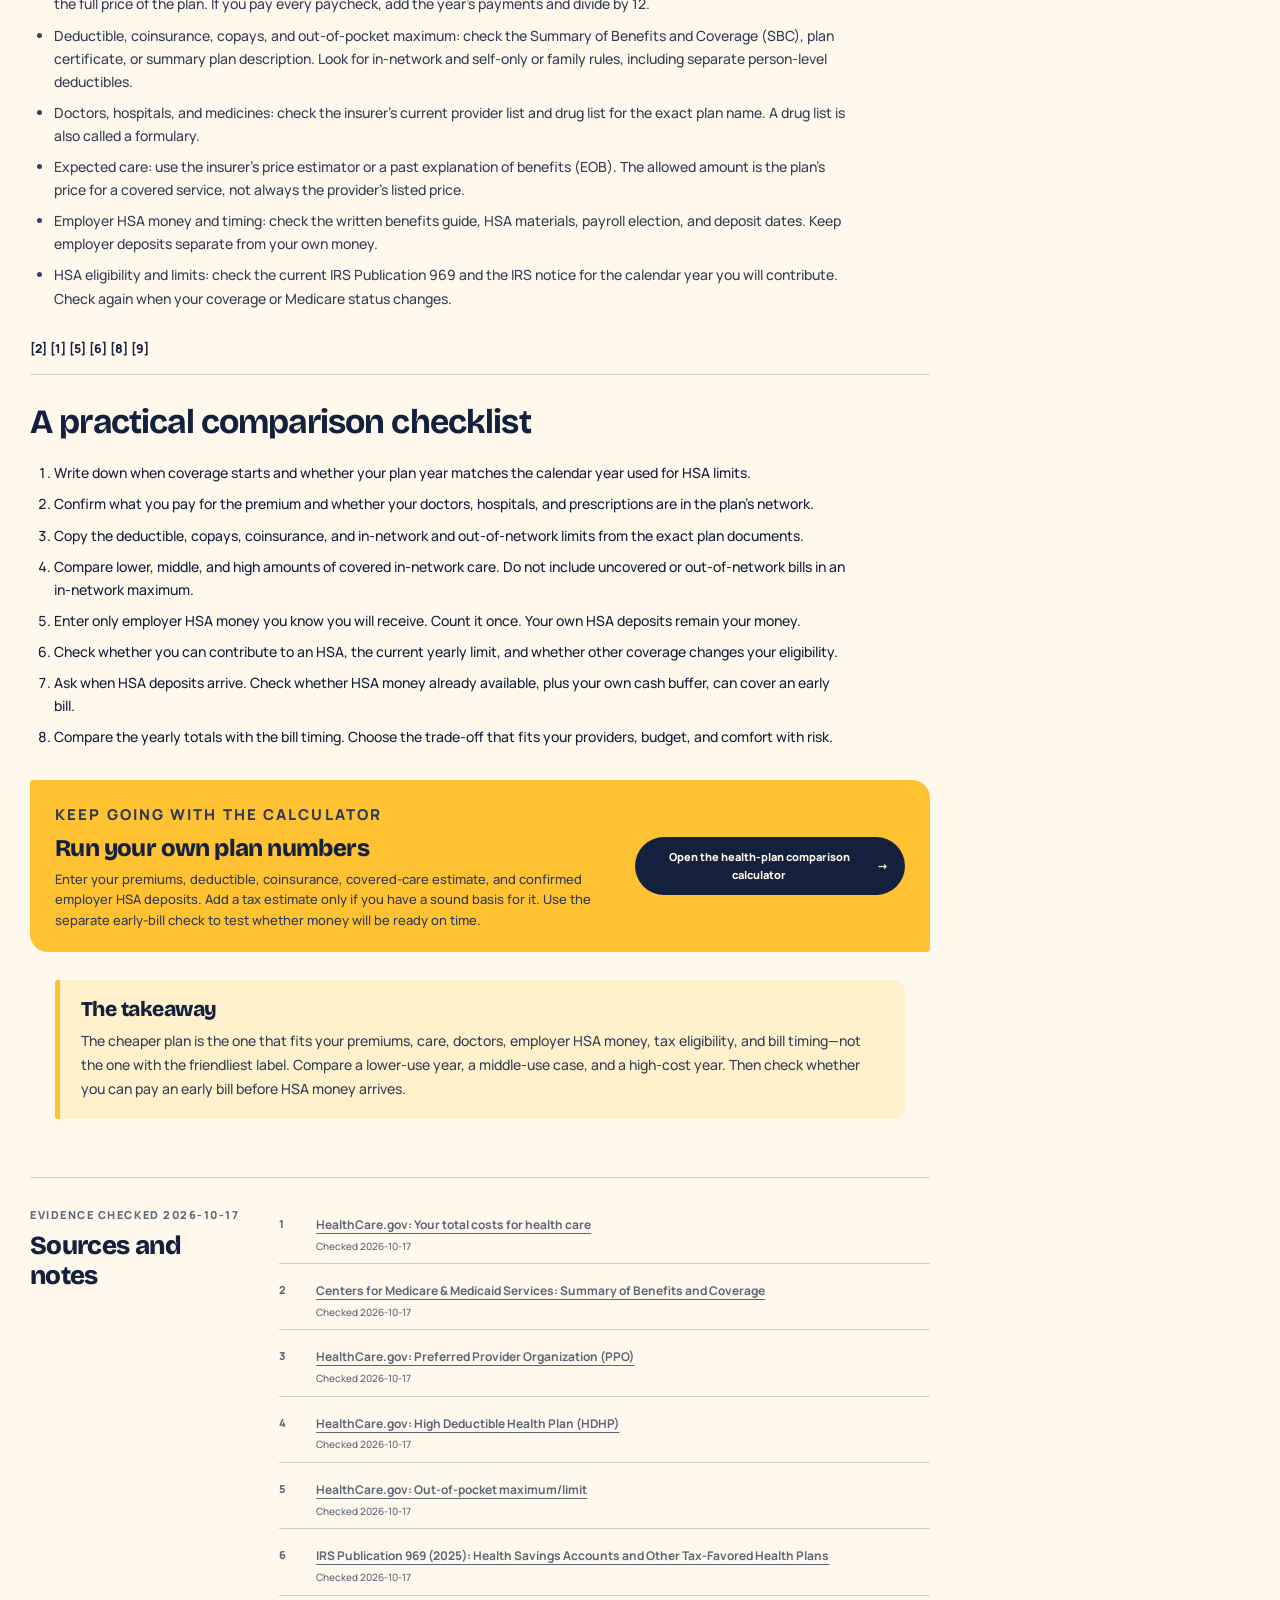
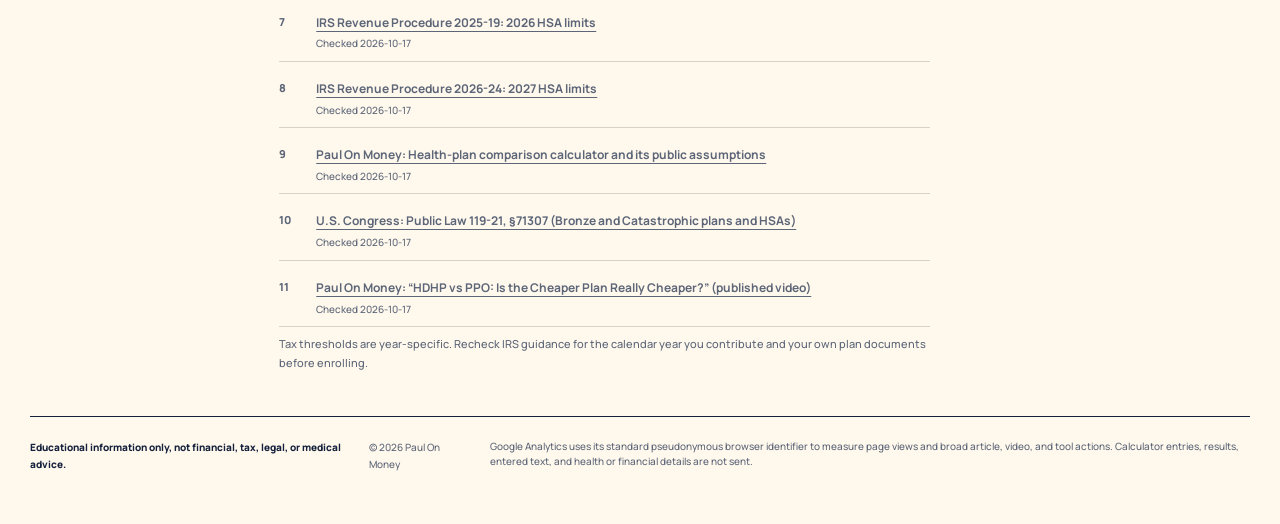
<file: articles/hdhp-vs-ppo-cheaper-plan/index.html>
<!doctype html>
<html lang="en"><head><meta charset="utf-8"><meta name="viewport" content="width=device-width, initial-scale=1"><meta name="color-scheme" content="light"><title>HDHP vs PPO: Is the Cheaper Plan Really Cheaper? | Paul On Money</title><meta name="description" content="Compare monthly premiums, covered-care costs, employer HSA money, tax rules, and bill timing before choosing a health plan."><link rel="canonical" href="https://paulonmoney.com/articles/hdhp-vs-ppo-cheaper-plan/"><meta property="og:type" content="article"><meta property="og:title" content="HDHP vs PPO: Is the Cheaper Plan Really Cheaper?"><meta property="og:description" content="Compare monthly premiums, covered-care costs, employer HSA money, tax rules, and bill timing before choosing a health plan."><meta property="og:url" content="https://paulonmoney.com/articles/hdhp-vs-ppo-cheaper-plan/"><meta property="og:image" content="https://paulonmoney.com/assets/health-plan-comparison-og-lossless.png"><meta property="og:image:alt" content="Paul On Money social card reading HDHP vs PPO and Compare the full cost, with navy and marigold plan folders, coins, and a medical bill on an off-white paper background."><meta property="og:image:type" content="image/png"><meta property="og:image:width" content="1200"><meta property="og:image:height" content="630"><meta name="twitter:card" content="summary_large_image"><meta name="twitter:title" content="HDHP vs PPO: Is the Cheaper Plan Really Cheaper?"><meta name="twitter:description" content="Compare monthly premiums, covered-care costs, employer HSA money, tax rules, and bill timing before choosing a health plan."><meta name="twitter:image" content="https://paulonmoney.com/assets/health-plan-comparison-og-lossless.png"><meta name="twitter:image:alt" content="Paul On Money social card reading HDHP vs PPO and Compare the full cost, with navy and marigold plan folders, coins, and a medical bill on an off-white paper background."><link rel="stylesheet" href="/site.css">  <link rel="icon" type="image/svg+xml" href="/assets/favicon.svg">
  <meta property="og:site_name" content="Paul On Money">
  <script type="application/ld+json">{"@context":"https://schema.org","@graph":[{"@type":"Organization","@id":"https://paulonmoney.com/#organization","name":"Paul On Money","url":"https://paulonmoney.com/"},{"@type":"BreadcrumbList","@id":"https://paulonmoney.com/articles/hdhp-vs-ppo-cheaper-plan/#breadcrumb","itemListElement":[{"@type":"ListItem","position":1,"name":"Home","item":"https://paulonmoney.com/"},{"@type":"ListItem","position":2,"name":"Blog Articles","item":"https://paulonmoney.com/articles/"},{"@type":"ListItem","position":3,"name":"Article","item":"https://paulonmoney.com/articles/hdhp-vs-ppo-cheaper-plan/"}]},{"@type":"WebPage","@id":"https://paulonmoney.com/articles/hdhp-vs-ppo-cheaper-plan/#webpage","url":"https://paulonmoney.com/articles/hdhp-vs-ppo-cheaper-plan/","name":"HDHP vs PPO: Is the Cheaper Plan Really Cheaper?","description":"Compare monthly premiums, covered-care costs, employer HSA money, tax rules, and bill timing before choosing a health plan.","inLanguage":"en","isPartOf":{"@id":"https://paulonmoney.com/#website"},"publisher":{"@id":"https://paulonmoney.com/#organization"},"breadcrumb":{"@id":"https://paulonmoney.com/articles/hdhp-vs-ppo-cheaper-plan/#breadcrumb"},"mainEntity":{"@id":"https://paulonmoney.com/articles/hdhp-vs-ppo-cheaper-plan/#article"}},{"@type":"BlogPosting","@id":"https://paulonmoney.com/articles/hdhp-vs-ppo-cheaper-plan/#article","headline":"HDHP vs PPO: Is the Cheaper Plan Really Cheaper?","description":"Compare monthly premiums, covered-care costs, employer HSA money, tax rules, and bill timing before choosing a health plan.","datePublished":"2026-10-17","mainEntityOfPage":{"@id":"https://paulonmoney.com/articles/hdhp-vs-ppo-cheaper-plan/#webpage"},"url":"https://paulonmoney.com/articles/hdhp-vs-ppo-cheaper-plan/","image":"https://paulonmoney.com/assets/health-plan-comparison-og-lossless.png","author":{"@id":"https://paulonmoney.com/#organization"},"publisher":{"@id":"https://paulonmoney.com/#organization"},"inLanguage":"en","video":{"@id":"https://paulonmoney.com/articles/hdhp-vs-ppo-cheaper-plan/#video"}},{"@type":"VideoObject","@id":"https://paulonmoney.com/articles/hdhp-vs-ppo-cheaper-plan/#video","name":"HDHP vs PPO: Is the Cheaper Plan Really Cheaper?","description":"Compare monthly premiums, covered-care costs, employer HSA money, tax rules, and bill timing before choosing a health plan.","thumbnailUrl":"https://paulonmoney.com/assets/health-plan-comparison-video-thumbnail.webp","uploadDate":"2026-10-16T21:35:54-05:00","duration":"PT15M48S","embedUrl":"https://www.youtube-nocookie.com/embed/ee2jsxj9HxE","isPartOf":{"@id":"https://paulonmoney.com/articles/hdhp-vs-ppo-cheaper-plan/#webpage"},"inLanguage":"en"}]}</script>
  <script type="module" src="/analytics.mjs?v=8910d92dfe8b"></script>
</head><body data-page-id="article" data-page-label="HDHP vs PPO: Is the Cheaper Plan Really Cheaper?"><a class="skip" href="#main">Skip to content</a><div class="shell"><header class="topbar"><div class="topbar-inner"><a class="wordmark" href="/" aria-label="Paul On Money home">Paul On <em>Money</em></a><nav class="nav" aria-label="Main navigation"><a href="/articles/" aria-current="page">Blog Articles</a><a href="/tools/">Tools</a><a href="/about/">About</a></nav></div></header><main id="main"><div class="page-head"><div class="breadcrumb"><a href="/">Home</a><span aria-hidden="true">/</span><a href="/articles/">Blog Articles</a><span aria-hidden="true">/</span><span>Article</span></div><span class="status">Published 2026-10-17</span></div><header class="article-hero"><div class="article-hero-copy"><p class="eyebrow">Paul On Money · health-plan guide</p><h1>HDHP vs PPO: Is the Cheaper Plan Really Cheaper?</h1><p class="dek">Compare monthly premiums, covered-care costs, employer HSA money, tax rules, and bill timing before choosing a health plan.</p></div><figure><picture><source type="image/webp" srcset="/assets/health-plan-comparison-hero-480.webp 480w, /assets/health-plan-comparison-hero-768.webp 768w, /assets/health-plan-comparison-hero-1200.webp 1200w" sizes="(max-width: 680px) calc(100vw - 38px), (max-width: 1100px) 43vw, 520px"><img src="/assets/health-plan-comparison-hero.png" alt="Paper-cut illustration of two health-plan folders, a medical bill, and an HSA reserve bridging the gap." width="1200" height="630" fetchpriority="high" decoding="async"></picture><figcaption>The tradeoff is often a smaller premium against more of the early bill.</figcaption></figure></header><section class="article-video" aria-labelledby="watch-video-heading"><h2 id="watch-video-heading">Watch the video</h2><div class="article-video-facade"><button class="article-video-play" type="button" data-video-play data-video-id="ee2jsxj9HxE" data-video-title="HDHP vs PPO: Is the Cheaper Plan Really Cheaper?" aria-label="Play video: HDHP vs PPO: Is the Cheaper Plan Really Cheaper?"><img src="/assets/health-plan-comparison-video-thumbnail.webp" width="1280" height="720" alt="" loading="lazy" decoding="async"><span class="video-play-icon" aria-hidden="true">▶</span></button></div><p class="video-caption"><span>Uploaded October 16, 2026 · Runtime 15:48.</span> Select play to load the YouTube player. You can also <a href="https://www.youtube.com/watch?v=ee2jsxj9HxE" target="_blank" rel="noopener noreferrer">open the video directly on YouTube</a>.</p></section><script type="module">document.querySelectorAll('[data-video-play]').forEach(button=>button.addEventListener('click',()=>{if(window.POMAnalytics?.playVideo?.(button))return;const id=button.dataset.videoId;if(!/^[A-Za-z0-9_-]{11}$/.test(id))return;const frame=document.createElement('iframe');frame.src='https://www.youtube-nocookie.com/embed/'+encodeURIComponent(id)+'?autoplay=1&rel=0';frame.title=button.dataset.videoTitle;frame.allow='accelerometer; autoplay; clipboard-write; encrypted-media; gyroscope; picture-in-picture; web-share';frame.referrerPolicy='strict-origin-when-cross-origin';frame.allowFullscreen=true;frame.className='article-video-frame';button.replaceWith(frame);frame.focus()}));</script><div class="answer-band"><div class="kicker">Plain answer</div><p>A low monthly premium does not always mean a low-cost year. Add your premiums and your share of covered care, then subtract employer HSA money once. Check possible tax savings separately. Also ask whether HSA money will be available before a large bill is due. PPO describes a provider network; HDHP and HSA have separate plan and tax rules.</p></div><nav class="article-toc" aria-label="On this page"><h2>On this page</h2><ol><li><a href="#two-different-questions">PPO and HDHP describe different things</a></li><li><a href="#the-annual-math">Compare the yearly cost—and when bills arrive</a></li><li><a href="#calculator-example">A made-up 2027 example, worked step by step</a></li><li><a href="#cash-timing">A lower yearly total can still leave an early cash gap</a></li><li><a href="#when-ppo-fits">When a PPO can be the better fit</a></li><li><a href="#hsa-eligibility-and-tax">Check HSA eligibility, limits, and withdrawal rules</a></li><li><a href="#hsa-growth">Could an HSA balance grow over time?</a></li><li><a href="#where-to-find-numbers">Where to find each number</a></li><li><a href="#decision-checklist">A practical comparison checklist</a></li></ol></nav><article class="article-copy"><section id="two-different-questions"><h2>PPO and HDHP describe different things</h2><p>A PPO is a type of provider network. A network is the doctors, hospitals, and pharmacies that have contracts with a health plan. PPOs usually cost less when you use in-network providers. They may also cover out-of-network care, but you can pay more for it. A high-deductible health plan (HDHP) is a plan that meets federal rules for deductibles and yearly limits. A health savings account (HSA) is a separate account for certain medical costs. You can put money into an HSA only if you meet separate IRS rules. These labels describe different things: PPO describes network access; HDHP describes plan rules; HSA describes an account. A PPO can be an HDHP, but neither label tells you every cost or whether you can contribute to an HSA. <a class="citation" href="#source-ppo" aria-label="Source 3: HealthCare.gov: Preferred Provider Organization (PPO)">[3]</a> <a class="citation" href="#source-hdhp" aria-label="Source 4: HealthCare.gov: High Deductible Health Plan (HDHP)">[4]</a> <a class="citation" href="#source-irs-2027" aria-label="Source 8: IRS Revenue Procedure 2026-24: 2027 HSA limits">[8]</a></p><p>For months beginning after December 31, 2025, some individual-market plans sold through an ACA Exchange and labeled Bronze or Catastrophic are treated as HDHPs for HSA purposes. This special rule does not cover every plan with those labels. You still must meet the other IRS rules before you can contribute to an HSA. <a class="citation" href="#source-pl-119-21" aria-label="Source 10: U.S. Congress: Public Law 119-21, §71307 (Bronze and Catastrophic plans and HSAs)">[10]</a> <a class="citation" href="#source-irs-969" aria-label="Source 6: IRS Publication 969 (2025): Health Savings Accounts and Other Tax-Favored Health Plans">[6]</a></p><p>Compare the exact plans your employer offers. Your specialist may be out of network, a prescription may have different rules, or a large first bill may be hard to pay. HealthCare.gov says to compare the premium with the deductible and other costs you may pay. The plan with the lowest premium is not always the cheapest for the year. <a class="citation" href="#source-healthcare-total" aria-label="Source 1: HealthCare.gov: Your total costs for health care">[1]</a> <a class="citation" href="#source-ppo" aria-label="Source 3: HealthCare.gov: Preferred Provider Organization (PPO)">[3]</a></p></section>
<section id="the-annual-math"><h2>Compare the yearly cost—and when bills arrive</h2><p>Start with the premium: your share of the insurance price. You pay it even in a year when you do not get care. Multiply the monthly amount by 12. Then add your share of covered care. For many services, the deductible is the amount you pay before the plan starts sharing costs; your plan may cover some care sooner. A copay is a set dollar amount for a service. Coinsurance is the percentage you pay for certain services after the deductible. The in-network out-of-pocket maximum is a cap on what you pay in a plan year for covered in-network care. It usually does not include premiums, out-of-network care, or services the plan does not cover. Check your plan because rules can differ by service. <a class="citation" href="#source-healthcare-total" aria-label="Source 1: HealthCare.gov: Your total costs for health care">[1]</a> <a class="citation" href="#source-irs-969" aria-label="Source 6: IRS Publication 969 (2025): Health Savings Accounts and Other Tax-Favored Health Plans">[6]</a> <a class="citation" href="#source-calculator" aria-label="Source 9: Paul On Money: Health-plan comparison calculator and its public assumptions">[9]</a></p><div class="article-formula"><span>A useful comparison</span><p>Annual premiums + your share of covered care − employer HSA deposit − optional estimate of tax savings on your own eligible HSA deposits</p></div><p>Do not count your own HSA deposit as a medical cost; the money stays yours until you spend it. The calculator’s optional tax estimate applies the federal and state rates you enter to your own eligible deposits; it applies a payroll-tax rate only to eligible paycheck deposits. Keep payroll and direct deposits separate. If your take-home-pay or tax estimate already reflects a benefit, do not subtract that same benefit again. The calculator does not guess your tax rate or state rules. Employer deposits count toward the yearly HSA limit. Count the deposit once as account money, not again as your personal tax saving. <a class="citation" href="#source-irs-969" aria-label="Source 6: IRS Publication 969 (2025): Health Savings Accounts and Other Tax-Favored Health Plans">[6]</a> <a class="citation" href="#source-calculator" aria-label="Source 9: Paul On Money: Health-plan comparison calculator and its public assumptions">[9]</a></p><figure class="article-figure"><img src="/assets/bill-timing.svg" alt="Timeline showing a medical bill due date, HSA money already available, and later deposits arriving after the due date. Other available cash can cover a gap, but a later HSA deposit cannot pay that bill on time." loading="lazy"><figcaption>A plan can cost less over the year and still leave a cash gap before later HSA deposits arrive.</figcaption></figure><h3>Check bill timing in four steps</h3><ol><li>At enrollment, find out when your employer will deposit money into the HSA.</li><li>After care, check your insurer’s explanation of benefits (EOB) to see your share after the claim is processed.</li><li>By the bill’s due date, compare the amount due with HSA money and other cash you can use by then.</li><li>Count later deposits only when they arrive. They add to the balance later; they cannot pay a bill already due.</li></ol></section>
<section id="calculator-example"><h2>A made-up 2027 example, worked step by step</h2><aside class="article-callout"><h3>Paul’s figures are separate from this example</h3><p>In the published video, Paul says his family premium is about $300 a month for the PPO and about $90 a month for the high-deductible plan. Those are the only amounts in this article we call Paul’s. The plan terms and care amounts that follow are made up to show the math. They are not Paul’s benefits, a market average, or a recommendation. <a class="citation" href="#source-video" aria-label="Source 11: Paul On Money: “HDHP vs PPO: Is the Cheaper Plan Really Cheaper?” (published video)">[11]</a></p></aside><p>This worked example uses the calculator’s “Me and my spouse” tier. Enter the plan terms below by hand to repeat the totals; the “Try a fictional example” button loads different numbers. The terms here are made up, not a quote from an employer. We assume HSA eligibility, $500 from the employer, covered in-network care, no personal HSA deposits, and no tax-savings estimate. The calculator combines family care into one total and does not model each person’s deductible. Real family plans may have separate person-level rules, so check the Summary of Benefits and Coverage. <a class="citation" href="#source-calculator" aria-label="Source 9: Paul On Money: Health-plan comparison calculator and its public assumptions">[9]</a> <a class="citation" href="#source-healthcare-total" aria-label="Source 1: HealthCare.gov: Your total costs for health care">[1]</a></p><div class="article-table-wrap" role="region" tabindex="0" aria-label="Fictional 2027 plan inputs to enter manually; “Me and my spouse” tier, covered in-network care"><table class="article-table"><caption>Fictional 2027 plan inputs to enter manually; “Me and my spouse” tier, covered in-network care <a class="citation" href="#source-calculator" aria-label="Source 9: Paul On Money: Health-plan comparison calculator and its public assumptions">[9]</a></caption><thead><tr><th scope="col">Plan</th><th scope="col">Monthly premium</th><th scope="col">Deductible</th><th scope="col">Coinsurance after deductible</th><th scope="col">In-network out-of-pocket limit</th><th scope="col">Employer HSA deposit</th></tr></thead><tbody><tr><th scope="row">PPO example</th><td>$199</td><td>$1,400</td><td>15%</td><td>$7,000</td><td>$0</td></tr><tr><th scope="row">HDHP/HSA example</th><td>$49</td><td>$3,800</td><td>20%</td><td>$7,600</td><td>$500</td></tr></tbody></table></div><p>Compare $3,000 of allowed in-network care as a lower-use year, $15,000 as a middle-use example, and $40,000 as a high-cost test. The allowed amount is the price the plan uses for a covered service before you and the insurer split the cost. It can be lower than the provider’s listed price. These amounts are examples, not predictions. <a class="citation" href="#source-calculator" aria-label="Source 9: Paul On Money: Health-plan comparison calculator and its public assumptions">[9]</a> <a class="citation" href="#source-healthcare-total" aria-label="Source 1: HealthCare.gov: Your total costs for health care">[1]</a></p><p>This simple model uses one deductible, one coinsurance rate, and one in-network out-of-pocket limit for covered care. It leaves out separate visit or prescription copays, special rules for some services, out-of-network care, and bills the plan does not cover. It also does not model a separate deductible for each family member. Check the exact Summary of Benefits and Coverage and plan documents. The calculator helps compare numbers; it cannot replace the plan documents. <a class="citation" href="#source-calculator" aria-label="Source 9: Paul On Money: Health-plan comparison calculator and its public assumptions">[9]</a> <a class="citation" href="#source-sbc" aria-label="Source 2: Centers for Medicare &amp; Medicaid Services: Summary of Benefits and Coverage">[2]</a> <a class="citation" href="#source-healthcare-oop" aria-label="Source 5: HealthCare.gov: Out-of-pocket maximum/limit">[5]</a></p><figure class="cost-curve"><figcaption>Yearly total = 12 months of premiums + your share of covered care − employer HSA money. All bars use the same dollar scale. <a class="citation" href="#source-calculator" aria-label="Source 9: Paul On Money: Health-plan comparison calculator and its public assumptions">[9]</a></figcaption><div class="cost-curve-legend" aria-label="Chart legend"><span><i class="ppo" aria-hidden="true"></i>PPO</span><span><i class="hdhp" aria-hidden="true"></i>HDHP/HSA</span></div><div class="cost-curve-grid"><div class="cost-curve-point"><h3>$3,000 <span>allowed in-network care</span></h3><div class="cost-curve-bars" aria-hidden="true"><div class="cost-curve-track"><span class="cost-curve-bar ppo" style="width:42.9%"></span></div><div class="cost-curve-track"><span class="cost-curve-bar hdhp" style="width:32.9%"></span></div></div><dl class="cost-curve-values"><div><dt>PPO</dt><dd>$4,028</dd></div><div><dt>HDHP/HSA</dt><dd>$3,088</dd></div></dl></div><div class="cost-curve-point"><h3>$9,000 <span>allowed in-network care</span></h3><div class="cost-curve-bars" aria-hidden="true"><div class="cost-curve-track"><span class="cost-curve-bar ppo" style="width:52.5%"></span></div><div class="cost-curve-track"><span class="cost-curve-bar hdhp" style="width:52.5%"></span></div></div><dl class="cost-curve-values"><div><dt>PPO</dt><dd>$4,928</dd></div><div><dt>HDHP/HSA</dt><dd>$4,928</dd></div></dl></div><div class="cost-curve-point"><h3>$15,000 <span>allowed in-network care</span></h3><div class="cost-curve-bars" aria-hidden="true"><div class="cost-curve-track"><span class="cost-curve-bar ppo" style="width:62.1%"></span></div><div class="cost-curve-track"><span class="cost-curve-bar hdhp" style="width:65.3%"></span></div></div><dl class="cost-curve-values"><div><dt>PPO</dt><dd>$5,828</dd></div><div><dt>HDHP/HSA</dt><dd>$6,128</dd></div></dl></div><div class="cost-curve-point"><h3>$27,400 <span>allowed in-network care</span></h3><div class="cost-curve-bars" aria-hidden="true"><div class="cost-curve-track"><span class="cost-curve-bar ppo" style="width:81.9%"></span></div><div class="cost-curve-track"><span class="cost-curve-bar hdhp" style="width:81.9%"></span></div></div><dl class="cost-curve-values"><div><dt>PPO</dt><dd>$7,688</dd></div><div><dt>HDHP/HSA</dt><dd>$7,688</dd></div></dl></div><div class="cost-curve-point"><h3>$40,000 <span>allowed in-network care</span></h3><div class="cost-curve-bars" aria-hidden="true"><div class="cost-curve-track"><span class="cost-curve-bar ppo" style="width:100.0%"></span></div><div class="cost-curve-track"><span class="cost-curve-bar hdhp" style="width:81.9%"></span></div></div><dl class="cost-curve-values"><div><dt>PPO</dt><dd>$9,388</dd></div><div><dt>HDHP/HSA</dt><dd>$7,688</dd></div></dl></div></div></figure><div class="article-table-wrap" role="region" tabindex="0" aria-label="Cost checkpoints from the calculator; yearly total includes 12 premiums + your share of care − the employer HSA deposit"><table class="article-table"><caption>Cost checkpoints from the calculator; yearly total includes 12 premiums + your share of care − the employer HSA deposit <a class="citation" href="#source-calculator" aria-label="Source 9: Paul On Money: Health-plan comparison calculator and its public assumptions">[9]</a></caption><thead><tr><th scope="col">Allowed in-network care</th><th scope="col">PPO yearly total</th><th scope="col">HDHP/HSA yearly total</th><th scope="col">Lower total in this example</th></tr></thead><tbody><tr><th scope="row">$3,000</th><td>$4,028</td><td>$3,088</td><td>HDHP/HSA by $940</td></tr><tr><th scope="row">$9,000</th><td>$4,928</td><td>$4,928</td><td>Tie</td></tr><tr><th scope="row">$15,000</th><td>$5,828</td><td>$6,128</td><td>PPO by $300</td></tr><tr><th scope="row">$27,400</th><td>$7,688</td><td>$7,688</td><td>Tie</td></tr><tr><th scope="row">$40,000</th><td>$9,388</td><td>$7,688</td><td>HDHP/HSA by $1,700</td></tr></tbody></table></div><div class="article-table-wrap" role="region" tabindex="0" aria-label="How the three examples add up; all amounts are fictional 2027 dollars"><table class="article-table"><caption>How the three examples add up; all amounts are fictional 2027 dollars <a class="citation" href="#source-calculator" aria-label="Source 9: Paul On Money: Health-plan comparison calculator and its public assumptions">[9]</a></caption><thead><tr><th scope="col">Care amount and plan</th><th scope="col">12 months of premiums</th><th scope="col">Your share for care</th><th scope="col">Employer HSA money</th><th scope="col">Yearly total</th></tr></thead><tbody><tr><th scope="row">$3,000 care · PPO</th><td>$2,388</td><td>$1,640</td><td>$0</td><td>$4,028</td></tr><tr><th scope="row">$3,000 care · HDHP/HSA</th><td>$588</td><td>$3,000</td><td>$500</td><td>$3,088</td></tr><tr><th scope="row">$15,000 care · PPO</th><td>$2,388</td><td>$3,440</td><td>$0</td><td>$5,828</td></tr><tr><th scope="row">$15,000 care · HDHP/HSA</th><td>$588</td><td>$6,040</td><td>$500</td><td>$6,128</td></tr><tr><th scope="row">$40,000 care · PPO</th><td>$2,388</td><td>$7,000</td><td>$0</td><td>$9,388</td></tr><tr><th scope="row">$40,000 care · HDHP/HSA</th><td>$588</td><td>$7,600</td><td>$500</td><td>$7,688</td></tr></tbody></table></div><p>With these plan numbers, the totals tie at $9,000 and $27,400 of allowed care. Those are the break-even points: the totals are equal there. Between them, the PPO costs less in this model; at $15,000 of care, it is $300 lower. Actual copays, covered services, provider rates, family deductibles, and when employer money arrives can change these points—or remove them. <a class="citation" href="#source-calculator" aria-label="Source 9: Paul On Money: Health-plan comparison calculator and its public assumptions">[9]</a> <a class="citation" href="#source-sbc" aria-label="Source 2: Centers for Medicare &amp; Medicaid Services: Summary of Benefits and Coverage">[2]</a> <a class="citation" href="#source-ppo" aria-label="Source 3: HealthCare.gov: Preferred Provider Organization (PPO)">[3]</a></p><p>At $3,000 of allowed care, you pay the PPO deductible of $1,400, then 15% of the remaining $1,600. That 15% is $240, so your care share is $1,640. Add $2,388 in yearly premiums: the PPO total is $4,028. The HDHP deductible is $3,800, so you pay the full $3,000 of care in this example. Add $588 in premiums and subtract the employer’s $500 HSA deposit once: the total is $3,088. The HDHP/HSA total is $940 lower. <a class="citation" href="#source-calculator" aria-label="Source 9: Paul On Money: Health-plan comparison calculator and its public assumptions">[9]</a></p><p>At $40,000 of allowed care, both plans reach their in-network out-of-pocket limit. The PPO total is $7,000 in care costs plus $2,388 in premiums, or $9,388. The HDHP/HSA total is $7,600 in care costs plus $588 in premiums, minus the employer’s $500 deposit, or $7,688. In this high-cost test, the HDHP/HSA is $1,700 lower. These results come from these made-up premiums, cost rules, limits, and employer deposit. An HDHP will not always cost less. <a class="citation" href="#source-calculator" aria-label="Source 9: Paul On Money: Health-plan comparison calculator and its public assumptions">[9]</a> <a class="citation" href="#source-healthcare-oop" aria-label="Source 5: HealthCare.gov: Out-of-pocket maximum/limit">[5]</a></p></section>
<section id="cash-timing"><h2>A lower yearly total can still leave an early cash gap</h2><p>The yearly table does not show when money arrives. In a separate made-up timing check, a $2,000 qualified medical bill is due, $1,000 is already in the HSA, and no other cash is set aside. The HSA can pay $1,000, leaving a $1,000 gap by the due date. This example is about timing. Do not add it to the medical costs in the yearly examples. <a class="citation" href="#source-calculator" aria-label="Source 9: Paul On Money: Health-plan comparison calculator and its public assumptions">[9]</a> <a class="citation" href="#source-irs-969" aria-label="Source 6: IRS Publication 969 (2025): Health Savings Accounts and Other Tax-Favored Health Plans">[6]</a></p><p>Before choosing an HDHP, check when the employer deposit arrives and when your payroll deposits start. Ask how much HSA money will be ready before your first large bill. An explanation of benefits (EOB) is the insurer’s statement showing how it processed a claim and what you may owe. A goal for how much to save this year is not the same as money already in the account. Do not count a future deposit toward a bill due today. <a class="citation" href="#source-calculator" aria-label="Source 9: Paul On Money: Health-plan comparison calculator and its public assumptions">[9]</a></p><ul><li>Find the employer’s HSA deposit schedule in the benefits guide or HSA enrollment materials.</li><li>Use the insurer’s explanation of benefits (EOB) to see how it calculated your share after a claim.</li><li>Keep enough easy-to-reach savings for the bills you may need to pay before HSA money arrives.</li></ul> <a class="citation" href="#source-calculator" aria-label="Source 9: Paul On Money: Health-plan comparison calculator and its public assumptions">[9]</a></section>
<section id="when-ppo-fits"><h2>When a PPO can be the better fit</h2><p>A PPO may fit better if its network includes the doctors and facilities you want, if its out-of-network rules matter to you, or if its visit and prescription costs fit your needs. Check the exact provider list and plan rules; the PPO label alone does not guarantee them. In the made-up example, the PPO is also $300 lower at $15,000 of covered in-network care. A higher premium pays for that plan’s network and cost-sharing rules. Whether that is worth it depends on your care and budget. <a class="citation" href="#source-ppo" aria-label="Source 3: HealthCare.gov: Preferred Provider Organization (PPO)">[3]</a> <a class="citation" href="#source-healthcare-total" aria-label="Source 1: HealthCare.gov: Your total costs for health care">[1]</a> <a class="citation" href="#source-healthcare-oop" aria-label="Source 5: HealthCare.gov: Out-of-pocket maximum/limit">[5]</a></p><p>The PPO may also be easier to budget if the HDHP’s early deductible would strain your cash savings, even when the HDHP has a lower yearly total in the example. The amount you might pay over the year and the cash you need by an early due date are different questions. Decide which trade-off matters more for you.</p></section>
<section id="hsa-eligibility-and-tax"><h2>Check HSA eligibility, limits, and withdrawal rules</h2><p>Having an HDHP does not automatically let you put money in an HSA. IRS rules also check your other health coverage, whether someone can claim you as a dependent, whether you are enrolled in Medicare, and which months you qualify. A spouse’s general-purpose health flexible spending account (FSA), an employer account for medical costs, may also affect your eligibility. Check your situation with your benefits team and current IRS guidance before treating a deposit as tax-advantaged. <a class="citation" href="#source-irs-969" aria-label="Source 6: IRS Publication 969 (2025): Health Savings Accounts and Other Tax-Favored Health Plans">[6]</a></p><p>For 2027, the IRS has a limited rule for certain direct-primary-care arrangements. These are arrangements for access to primary care. The fee and other conditions matter, so check the 2027 IRS guidance if you use one. <a class="citation" href="#source-irs-2027" aria-label="Source 8: IRS Revenue Procedure 2026-24: 2027 HSA limits">[8]</a></p><div class="article-table-wrap" role="region" tabindex="0" aria-label="HSA limits and HDHP thresholds by calendar year. These are not quotes for your employer plan."><table class="article-table"><caption>HSA limits and HDHP thresholds by calendar year. These are not quotes for your employer plan. <a class="citation" href="#source-irs-2026" aria-label="Source 7: IRS Revenue Procedure 2025-19: 2026 HSA limits">[7]</a> <a class="citation" href="#source-irs-2027" aria-label="Source 8: IRS Revenue Procedure 2026-24: 2027 HSA limits">[8]</a></caption><thead><tr><th scope="col">Calendar year</th><th scope="col">Base HSA limit before catch-up · self-only</th><th scope="col">Base HSA limit before catch-up · family</th><th scope="col">Minimum deductible · self-only</th><th scope="col">Minimum deductible · family</th><th scope="col">Max covered out-of-pocket · self-only</th><th scope="col">Max covered out-of-pocket · family</th></tr></thead><tbody><tr><th scope="row">2026</th><td>$4,400</td><td>$8,750</td><td>$1,700</td><td>$3,400</td><td>$8,500</td><td>$17,000</td></tr><tr><th scope="row">2027</th><td>$4,500</td><td>$9,000</td><td>$1,750</td><td>$3,500</td><td>$8,700</td><td>$17,400</td></tr></tbody></table></div><p>The HSA contribution limit is per calendar year, even if your medical plan year starts on another date. If both spouses are individually eligible to contribute and either spouse has family HDHP coverage, they share one combined family limit; it is not a full family limit for each spouse. They can decide how to split it. Employer contributions count toward the shared limit. An eligible person age 55 or older at the end of the tax year may contribute an additional $1,000 to their own HSA. If both spouses qualify for a catch-up, each needs their own account. Partial-year rules can change the limit, so check current IRS instructions before you contribute. The HDHP deductible and out-of-pocket thresholds do not set the exact amounts in every employer plan. <a class="citation" href="#source-irs-969" aria-label="Source 6: IRS Publication 969 (2025): Health Savings Accounts and Other Tax-Favored Health Plans">[6]</a> <a class="citation" href="#source-irs-2026" aria-label="Source 7: IRS Revenue Procedure 2025-19: 2026 HSA limits">[7]</a> <a class="citation" href="#source-irs-2027" aria-label="Source 8: IRS Revenue Procedure 2026-24: 2027 HSA limits">[8]</a></p><p>An HSA can have tax benefits when money goes in, while it stays in the account, and when you spend it on qualified care. Your own contributions may be deductible. Employer contributions are generally not counted as income. HSA earnings generally are not taxed while they stay in the account. Money used for qualified medical expenses is generally not taxed when you take it out. The result can depend on how the money was deposited and on state rules. Do not claim employer money as your own deduction or count it twice. Leave the calculator’s tax estimate off unless you can support the numbers you enter. <a class="citation" href="#source-irs-969" aria-label="Source 6: IRS Publication 969 (2025): Health Savings Accounts and Other Tax-Favored Health Plans">[6]</a> <a class="citation" href="#source-calculator" aria-label="Source 9: Paul On Money: Health-plan comparison calculator and its public assumptions">[9]</a></p><p>HSA money generally stays in your account from year to year. To take it out tax-free, the money must pay an IRS-qualified medical expense that happened after the HSA was established (opened). The expense must not already have been paid or reimbursed by insurance or another source, and you cannot claim the same expense as an itemized medical deduction. Keep the receipts. A withdrawal for another purpose is generally taxable and may face an extra tax before age 65, with some exceptions. At age 65 or older, the extra tax generally no longer applies, but regular income tax may still apply. Some HSA providers let you invest the balance. Investments can lose value, and fees can reduce returns. Keep money for near-term bills easy to reach. Growth is not guaranteed. <a class="citation" href="#source-irs-969" aria-label="Source 6: IRS Publication 969 (2025): Health Savings Accounts and Other Tax-Favored Health Plans">[6]</a></p></section>
<section id="hsa-growth"><h2>Could an HSA balance grow over time?</h2><p>Some HSA providers let you invest money left in the account after bills are paid. Investment earnings may add to the balance, and later earnings can grow on earlier earnings. This is called compounding. Investments can also lose value. Keep enough money easy to reach for near-term bills before investing. Each provider sets its own fees and rules. <a class="citation" href="#source-irs-969" aria-label="Source 6: IRS Publication 969 (2025): Health Savings Accounts and Other Tax-Favored Health Plans">[6]</a> <a class="citation" href="#source-calculator" aria-label="Source 9: Paul On Money: Health-plan comparison calculator and its public assumptions">[9]</a></p><h3>A simple projection, not a promise</h3><p>This separate example starts with $0. The account holder adds $1,000 at the end of each year. It assumes the investment earns 5% each year before a 0.05% fund fee. It assumes no separate HSA account fee, employer deposits, withdrawals, inflation adjustment, or tax savings. Each deposit must be allowed and fit within that year’s remaining HSA limit. The amounts are nominal dollars, which means they are not adjusted for inflation, and they are rounded to the nearest dollar. Real investments do not earn the same return every year and can lose money. <a class="citation" href="#source-calculator" aria-label="Source 9: Paul On Money: Health-plan comparison calculator and its public assumptions">[9]</a> <a class="citation" href="#source-irs-969" aria-label="Source 6: IRS Publication 969 (2025): Health Savings Accounts and Other Tax-Favored Health Plans">[6]</a> <a class="citation" href="#source-irs-2026" aria-label="Source 7: IRS Revenue Procedure 2025-19: 2026 HSA limits">[7]</a> <a class="citation" href="#source-irs-2027" aria-label="Source 8: IRS Revenue Procedure 2026-24: 2027 HSA limits">[8]</a></p><figure class="growth-chart"><figcaption>A simple example of how an HSA balance could change; exact rounded amounts are in the table below. <a class="citation" href="#source-calculator" aria-label="Source 9: Paul On Money: Health-plan comparison calculator and its public assumptions">[9]</a></figcaption><div class="growth-chart-legend"><span><i class="deposited" aria-hidden="true"></i>Deposited HSA money</span><span><i class="gain" aria-hidden="true"></i>Modeled gain after fund expense</span></div><div class="growth-chart-grid"><div class="growth-chart-point"><h3>10 years</h3><div class="growth-chart-track" aria-hidden="true"><span class="growth-chart-deposited" style="width:15.18%"></span><span class="growth-chart-gain" style="width:3.87%"></span></div><dl><div><dt>Deposited</dt><dd>$10,000</dd></div><div><dt>Modeled gain</dt><dd>$2,549</dd></div><div><dt>Ending balance</dt><dd>$12,549</dd></div></dl></div><div class="growth-chart-point"><h3>20 years</h3><div class="growth-chart-track" aria-hidden="true"><span class="growth-chart-deposited" style="width:30.36%"></span><span class="growth-chart-gain" style="width:19.57%"></span></div><dl><div><dt>Deposited</dt><dd>$20,000</dd></div><div><dt>Modeled gain</dt><dd>$12,892</dd></div><div><dt>Ending balance</dt><dd>$32,892</dd></div></dl></div><div class="growth-chart-point"><h3>30 years</h3><div class="growth-chart-track" aria-hidden="true"><span class="growth-chart-deposited" style="width:45.54%"></span><span class="growth-chart-gain" style="width:54.46%"></span></div><dl><div><dt>Deposited</dt><dd>$30,000</dd></div><div><dt>Modeled gain</dt><dd>$35,871</dd></div><div><dt>Ending balance</dt><dd>$65,871</dd></div></dl></div></div></figure><div class="article-table-wrap" role="region" tabindex="0" aria-label="Made-up projection: $1,000 added at each year-end, 5% assumed return before a 0.05% fund fee, and no separate HSA account fee"><table class="article-table"><caption>Made-up projection: $1,000 added at each year-end, 5% assumed return before a 0.05% fund fee, and no separate HSA account fee <a class="citation" href="#source-calculator" aria-label="Source 9: Paul On Money: Health-plan comparison calculator and its public assumptions">[9]</a></caption><thead><tr><th scope="col">Years</th><th scope="col">Total deposited</th><th scope="col">Modeled gain after fund fee</th><th scope="col">Ending balance</th></tr></thead><tbody><tr><th scope="row">10</th><td>$10,000</td><td>$2,549</td><td>$12,549</td></tr><tr><th scope="row">20</th><td>$20,000</td><td>$12,892</td><td>$32,892</td></tr><tr><th scope="row">30</th><td>$30,000</td><td>$35,871</td><td>$65,871</td></tr></tbody></table></div><p>The ending amount changes when the return assumption changes. With the same deposits and fund fee, a steady −2% gross return leaves about $22,576 after 30 years; a 0% return leaves $29,784; and a 5% return leaves $65,871. These are calculator examples, not forecasts. Real returns rise and fall rather than staying at one rate. At 0%, the fund fee makes the ending amount slightly lower than the $30,000 deposited. <a class="citation" href="#source-calculator" aria-label="Source 9: Paul On Money: Health-plan comparison calculator and its public assumptions">[9]</a></p><div class="article-table-wrap" role="region" tabindex="0" aria-label="30-year examples with different assumed returns; all other inputs stay the same"><table class="article-table"><caption>30-year examples with different assumed returns; all other inputs stay the same <a class="citation" href="#source-calculator" aria-label="Source 9: Paul On Money: Health-plan comparison calculator and its public assumptions">[9]</a></caption><thead><tr><th scope="col">Assumed yearly return before fund fee</th><th scope="col">Ending balance</th></tr></thead><tbody><tr><th scope="row">−2%</th><td>$22,576</td></tr><tr><th scope="row">0%</th><td>$29,784</td></tr><tr><th scope="row">5%</th><td>$65,871</td></tr></tbody></table></div><aside class="article-callout"><h3>Keep this growth example separate from yearly plan costs</h3><p>This example starts with $0 and includes no employer deposit, tax deduction, or other tax savings. Do not treat a possible future balance as a discount on this year’s plan cost. The earlier example subtracts its $500 employer HSA deposit once; this is a different example with different assumptions. Your contributions are your money. Investment returns are not guaranteed. <a class="citation" href="#source-calculator" aria-label="Source 9: Paul On Money: Health-plan comparison calculator and its public assumptions">[9]</a> <a class="citation" href="#source-irs-969" aria-label="Source 6: IRS Publication 969 (2025): Health Savings Accounts and Other Tax-Favored Health Plans">[6]</a></p></aside><p>The IRS generally does not tax HSA earnings while they stay in the account. To take money out tax-free, it still must pay a qualified medical expense. Keep the receipts and records. Delaying a payment from the HSA may leave more money invested, but only consider that if you can comfortably pay the bill another way and keep the records. It is also okay to use the HSA for a qualified bill now. A PPO does not stop you from investing in other accounts; HSA rules are a separate question. <a class="citation" href="#source-irs-969" aria-label="Source 6: IRS Publication 969 (2025): Health Savings Accounts and Other Tax-Favored Health Plans">[6]</a></p><aside class="article-tool-cta"><div><p class="eyebrow">Keep going with the calculator</p><h3>Try your own HSA growth assumptions</h3><p>Open the calculator and scroll to the HSA growth controls. Change the starting balance, yearly amount left invested, return assumption, fund fee, and account fees. Use the fees from your HSA provider. Keep the early-bill check separate from this long-term example. <a class="citation" href="#source-calculator" aria-label="Source 9: Paul On Money: Health-plan comparison calculator and its public assumptions">[9]</a></p></div><a class="button" href="https://paulonmoney.com/tools/health-plan-comparison/">Open the health-plan comparison calculator <span aria-hidden="true">→</span></a></aside></section>
<section id="where-to-find-numbers"><h2>Where to find each number</h2><ul><li>Your premium: find your share in the open-enrollment rate sheet, benefits website, or paycheck page. Use what you pay, not the full price of the plan. If you pay every paycheck, add the year’s payments and divide by 12.</li><li>Deductible, coinsurance, copays, and out-of-pocket maximum: check the Summary of Benefits and Coverage (SBC), plan certificate, or summary plan description. Look for in-network and self-only or family rules, including separate person-level deductibles.</li><li>Doctors, hospitals, and medicines: check the insurer’s current provider list and drug list for the exact plan name. A drug list is also called a formulary.</li><li>Expected care: use the insurer’s price estimator or a past explanation of benefits (EOB). The allowed amount is the plan’s price for a covered service, not always the provider’s listed price.</li><li>Employer HSA money and timing: check the written benefits guide, HSA materials, payroll election, and deposit dates. Keep employer deposits separate from your own money.</li><li>HSA eligibility and limits: check the current IRS Publication 969 and the IRS notice for the calendar year you will contribute. Check again when your coverage or Medicare status changes.</li></ul> <a class="citation" href="#source-sbc" aria-label="Source 2: Centers for Medicare &amp; Medicaid Services: Summary of Benefits and Coverage">[2]</a> <a class="citation" href="#source-healthcare-total" aria-label="Source 1: HealthCare.gov: Your total costs for health care">[1]</a> <a class="citation" href="#source-healthcare-oop" aria-label="Source 5: HealthCare.gov: Out-of-pocket maximum/limit">[5]</a> <a class="citation" href="#source-irs-969" aria-label="Source 6: IRS Publication 969 (2025): Health Savings Accounts and Other Tax-Favored Health Plans">[6]</a> <a class="citation" href="#source-irs-2027" aria-label="Source 8: IRS Revenue Procedure 2026-24: 2027 HSA limits">[8]</a> <a class="citation" href="#source-calculator" aria-label="Source 9: Paul On Money: Health-plan comparison calculator and its public assumptions">[9]</a></section>
<section id="decision-checklist"><h2>A practical comparison checklist</h2><ol><li>Write down when coverage starts and whether your plan year matches the calendar year used for HSA limits.</li><li>Confirm what you pay for the premium and whether your doctors, hospitals, and prescriptions are in the plan’s network.</li><li>Copy the deductible, copays, coinsurance, and in-network and out-of-network limits from the exact plan documents.</li><li>Compare lower, middle, and high amounts of covered in-network care. Do not include uncovered or out-of-network bills in an in-network maximum.</li><li>Enter only employer HSA money you know you will receive. Count it once. Your own HSA deposits remain your money.</li><li>Check whether you can contribute to an HSA, the current yearly limit, and whether other coverage changes your eligibility.</li><li>Ask when HSA deposits arrive. Check whether HSA money already available, plus your own cash buffer, can cover an early bill.</li><li>Compare the yearly totals with the bill timing. Choose the trade-off that fits your providers, budget, and comfort with risk.</li></ol><aside class="article-tool-cta"><div><p class="eyebrow">Keep going with the calculator</p><h3>Run your own plan numbers</h3><p>Enter your premiums, deductible, coinsurance, covered-care estimate, and confirmed employer HSA deposits. Add a tax estimate only if you have a sound basis for it. Use the separate early-bill check to test whether money will be ready on time.</p></div><a class="button" href="https://paulonmoney.com/tools/health-plan-comparison/">Open the health-plan comparison calculator <span aria-hidden="true">→</span></a></aside><aside class="article-callout"><h3>The takeaway</h3><p>The cheaper plan is the one that fits your premiums, care, doctors, employer HSA money, tax eligibility, and bill timing—not the one with the friendliest label. Compare a lower-use year, a middle-use case, and a high-cost year. Then check whether you can pay an early bill before HSA money arrives.</p></aside></section><section class="source-block" id="sources"><div><p class="eyebrow">Evidence checked 2026-10-17</p><h2>Sources and notes</h2></div><div><ul class="source-list"><li id="source-healthcare-total"><span class="source-number">1</span><div><a href="https://www.healthcare.gov/choose-a-plan/your-total-costs/" target="_blank" rel="noopener noreferrer">HealthCare.gov: Your total costs for health care</a><span class="source-date">Checked 2026-10-17</span></div></li><li id="source-sbc"><span class="source-number">2</span><div><a href="https://www.cms.gov/cciio/resources/fact-sheets-and-faqs/indexsummarybenefitscoverage" target="_blank" rel="noopener noreferrer">Centers for Medicare &amp; Medicaid Services: Summary of Benefits and Coverage</a><span class="source-date">Checked 2026-10-17</span></div></li><li id="source-ppo"><span class="source-number">3</span><div><a href="https://www.healthcare.gov/glossary/preferred-provider-organization-ppo/" target="_blank" rel="noopener noreferrer">HealthCare.gov: Preferred Provider Organization (PPO)</a><span class="source-date">Checked 2026-10-17</span></div></li><li id="source-hdhp"><span class="source-number">4</span><div><a href="https://www.healthcare.gov/glossary/high-deductible-health-plan/" target="_blank" rel="noopener noreferrer">HealthCare.gov: High Deductible Health Plan (HDHP)</a><span class="source-date">Checked 2026-10-17</span></div></li><li id="source-healthcare-oop"><span class="source-number">5</span><div><a href="https://www.healthcare.gov/glossary/out-of-pocket-maximum-limit/" target="_blank" rel="noopener noreferrer">HealthCare.gov: Out-of-pocket maximum/limit</a><span class="source-date">Checked 2026-10-17</span></div></li><li id="source-irs-969"><span class="source-number">6</span><div><a href="https://www.irs.gov/publications/p969" target="_blank" rel="noopener noreferrer">IRS Publication 969 (2025): Health Savings Accounts and Other Tax-Favored Health Plans</a><span class="source-date">Checked 2026-10-17</span></div></li><li id="source-irs-2026"><span class="source-number">7</span><div><a href="https://www.irs.gov/pub/irs-drop/rp-25-19.pdf" target="_blank" rel="noopener noreferrer">IRS Revenue Procedure 2025-19: 2026 HSA limits</a><span class="source-date">Checked 2026-10-17</span></div></li><li id="source-irs-2027"><span class="source-number">8</span><div><a href="https://www.irs.gov/pub/irs-drop/rp-26-24.pdf" target="_blank" rel="noopener noreferrer">IRS Revenue Procedure 2026-24: 2027 HSA limits</a><span class="source-date">Checked 2026-10-17</span></div></li><li id="source-calculator"><span class="source-number">9</span><div><a href="https://paulonmoney.com/tools/health-plan-comparison/" target="_blank" rel="noopener noreferrer">Paul On Money: Health-plan comparison calculator and its public assumptions</a><span class="source-date">Checked 2026-10-17</span></div></li><li id="source-pl-119-21"><span class="source-number">10</span><div><a href="https://www.govinfo.gov/content/pkg/PLAW-119publ21/pdf/PLAW-119publ21.pdf" target="_blank" rel="noopener noreferrer">U.S. Congress: Public Law 119-21, §71307 (Bronze and Catastrophic plans and HSAs)</a><span class="source-date">Checked 2026-10-17</span></div></li><li id="source-video"><span class="source-number">11</span><div><a href="https://youtu.be/ee2jsxj9HxE" target="_blank" rel="noopener noreferrer">Paul On Money: “HDHP vs PPO: Is the Cheaper Plan Really Cheaper?” (published video)</a><span class="source-date">Checked 2026-10-17</span></div></li></ul><p>Tax thresholds are year-specific. Recheck IRS guidance for the calendar year you contribute and your own plan documents before enrolling.</p></div></section></article></main><footer class="foot"><div class="foot-inner"><p class="disclaimer">Educational information only, not financial, tax, legal, or medical advice.</p><p>© 2026 Paul On Money</p><p class="usage-note">Google Analytics uses its standard pseudonymous browser identifier to measure page views and broad article, video, and tool actions. Calculator entries, results, entered text, and health or financial details are not sent.</p></div></footer></div></body></html>
</file>
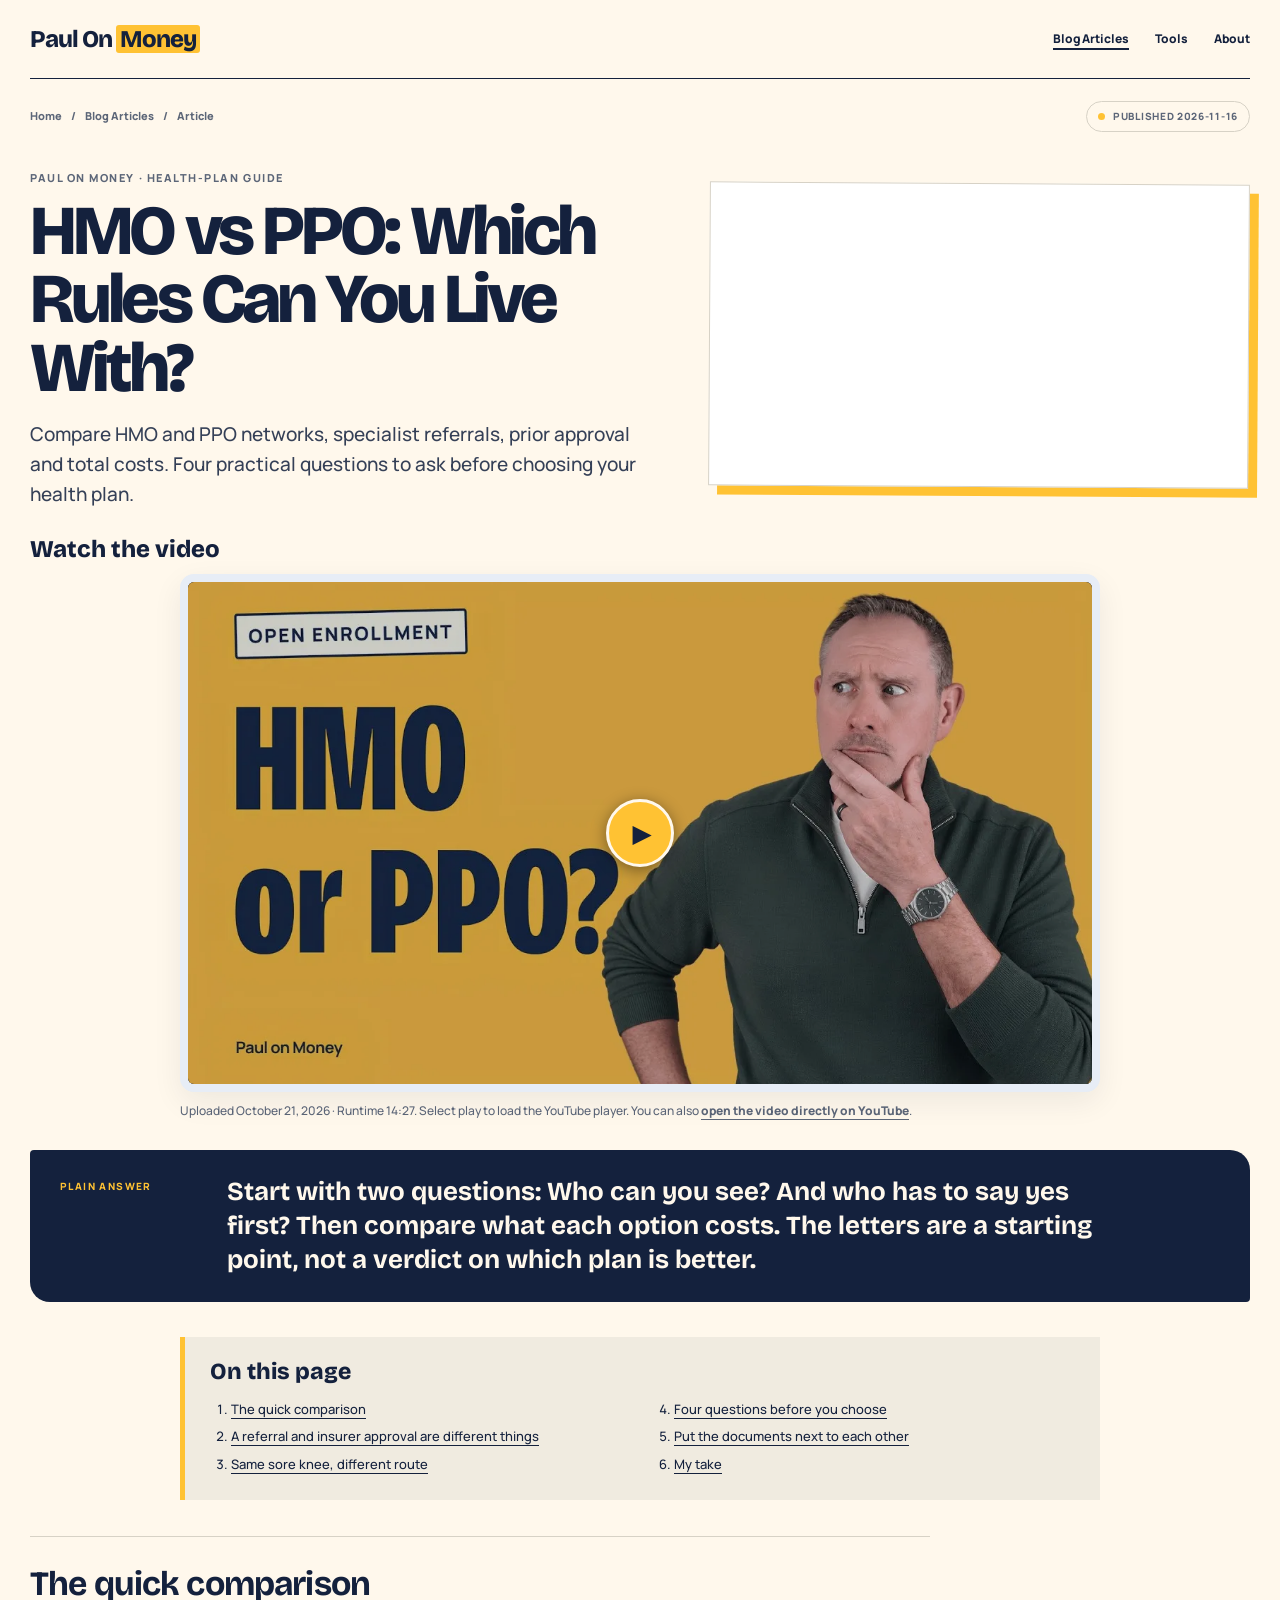
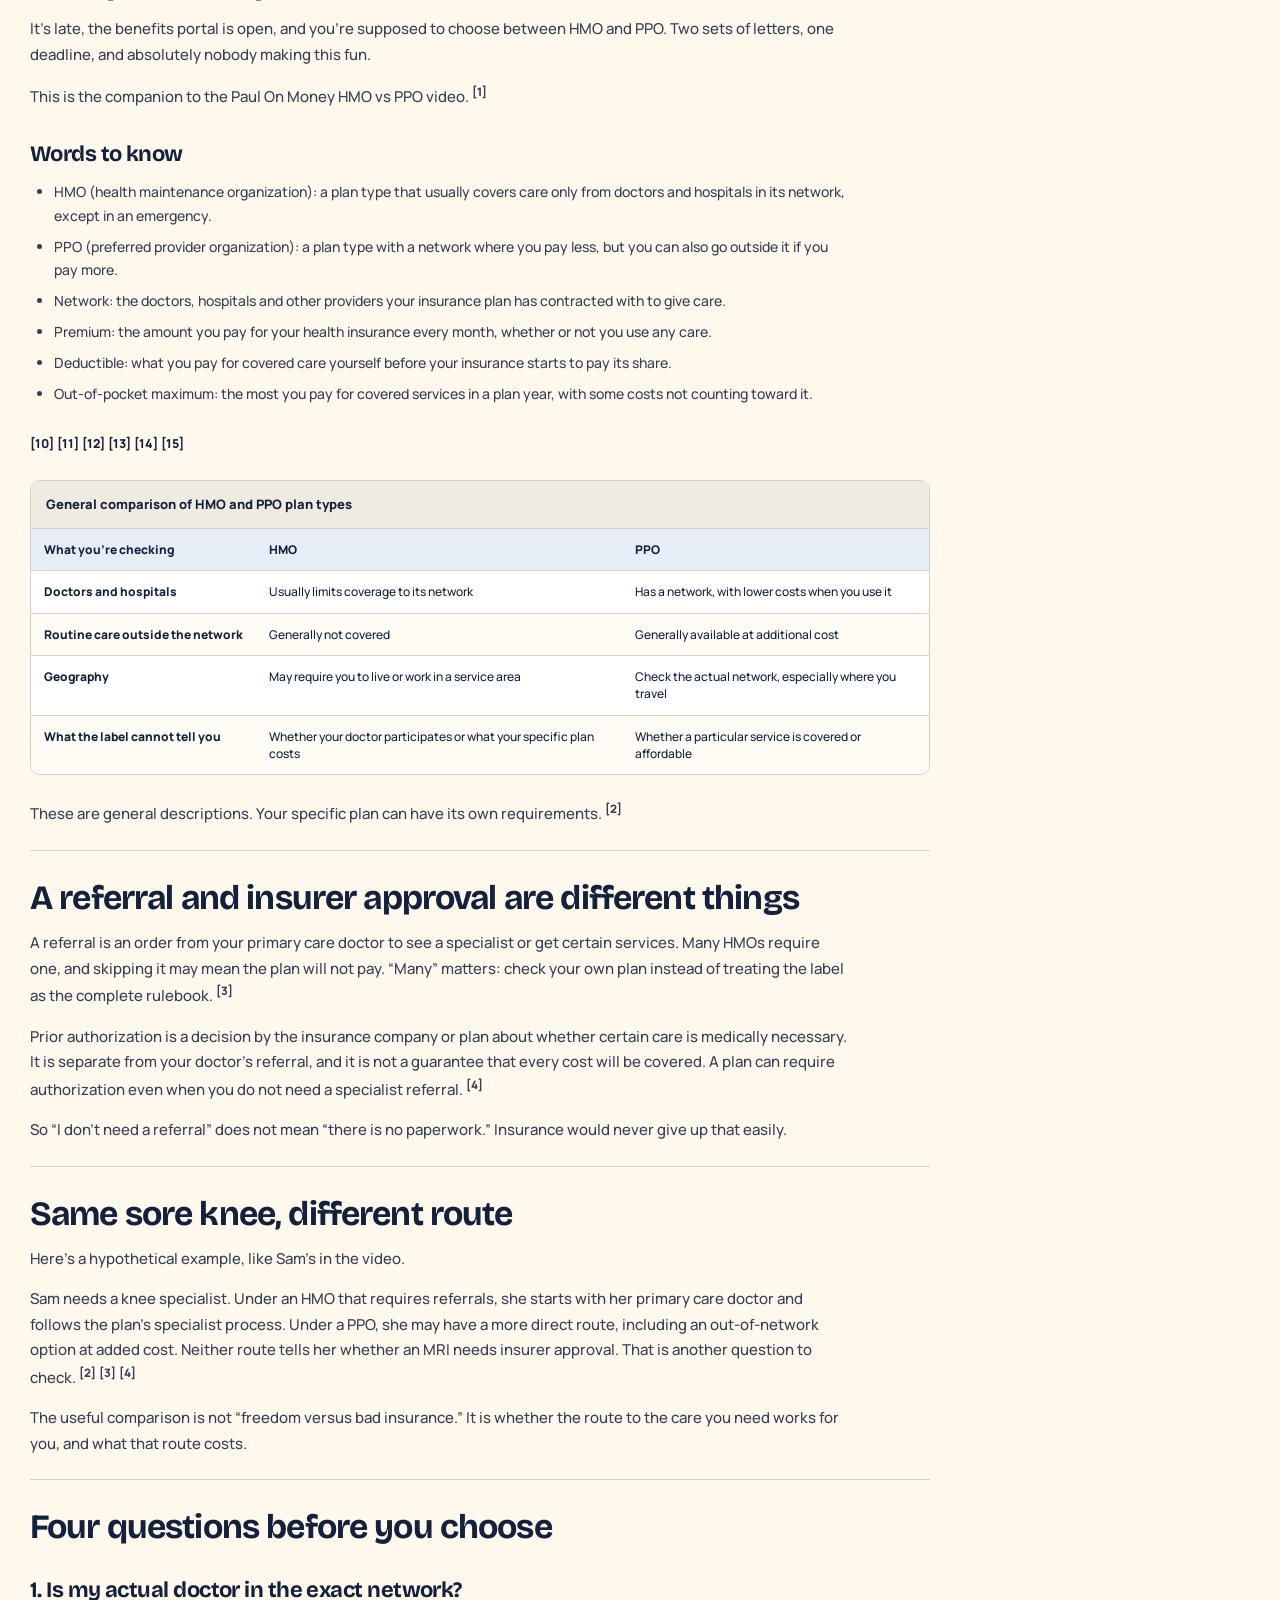
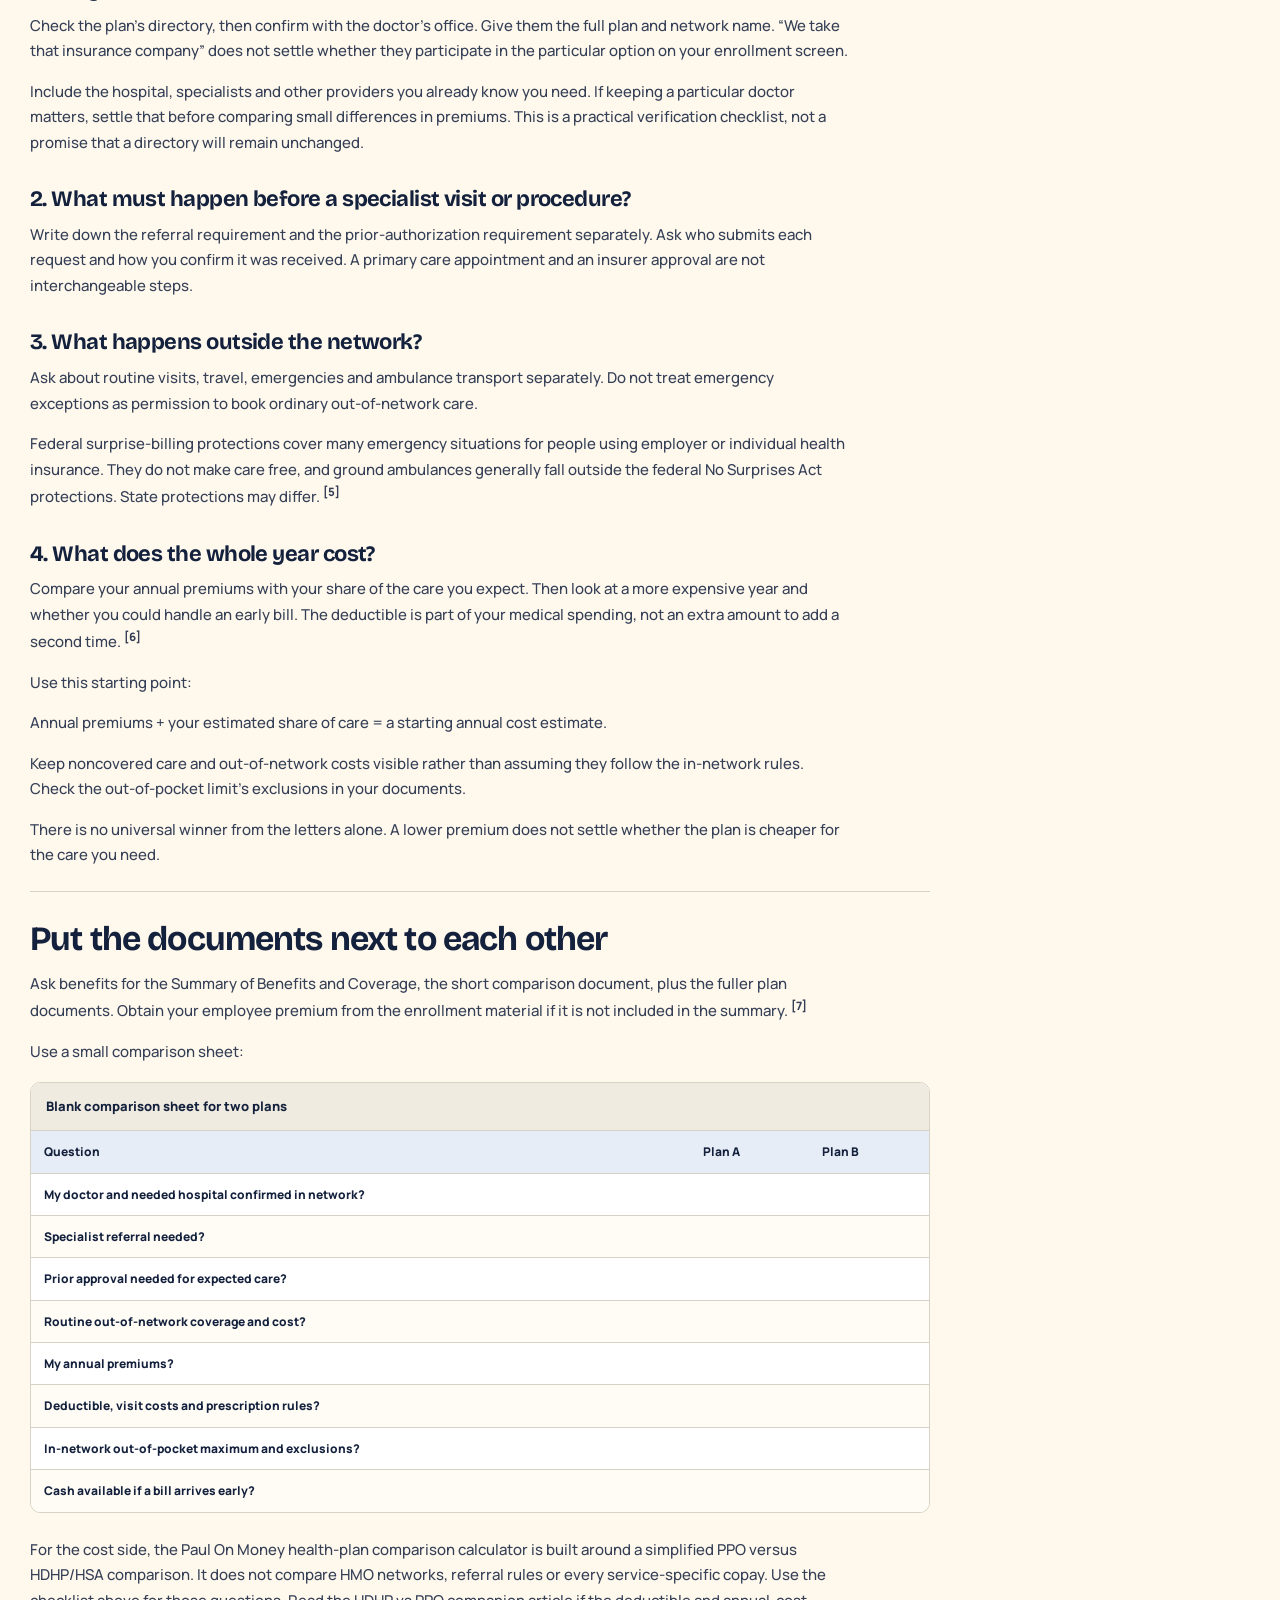
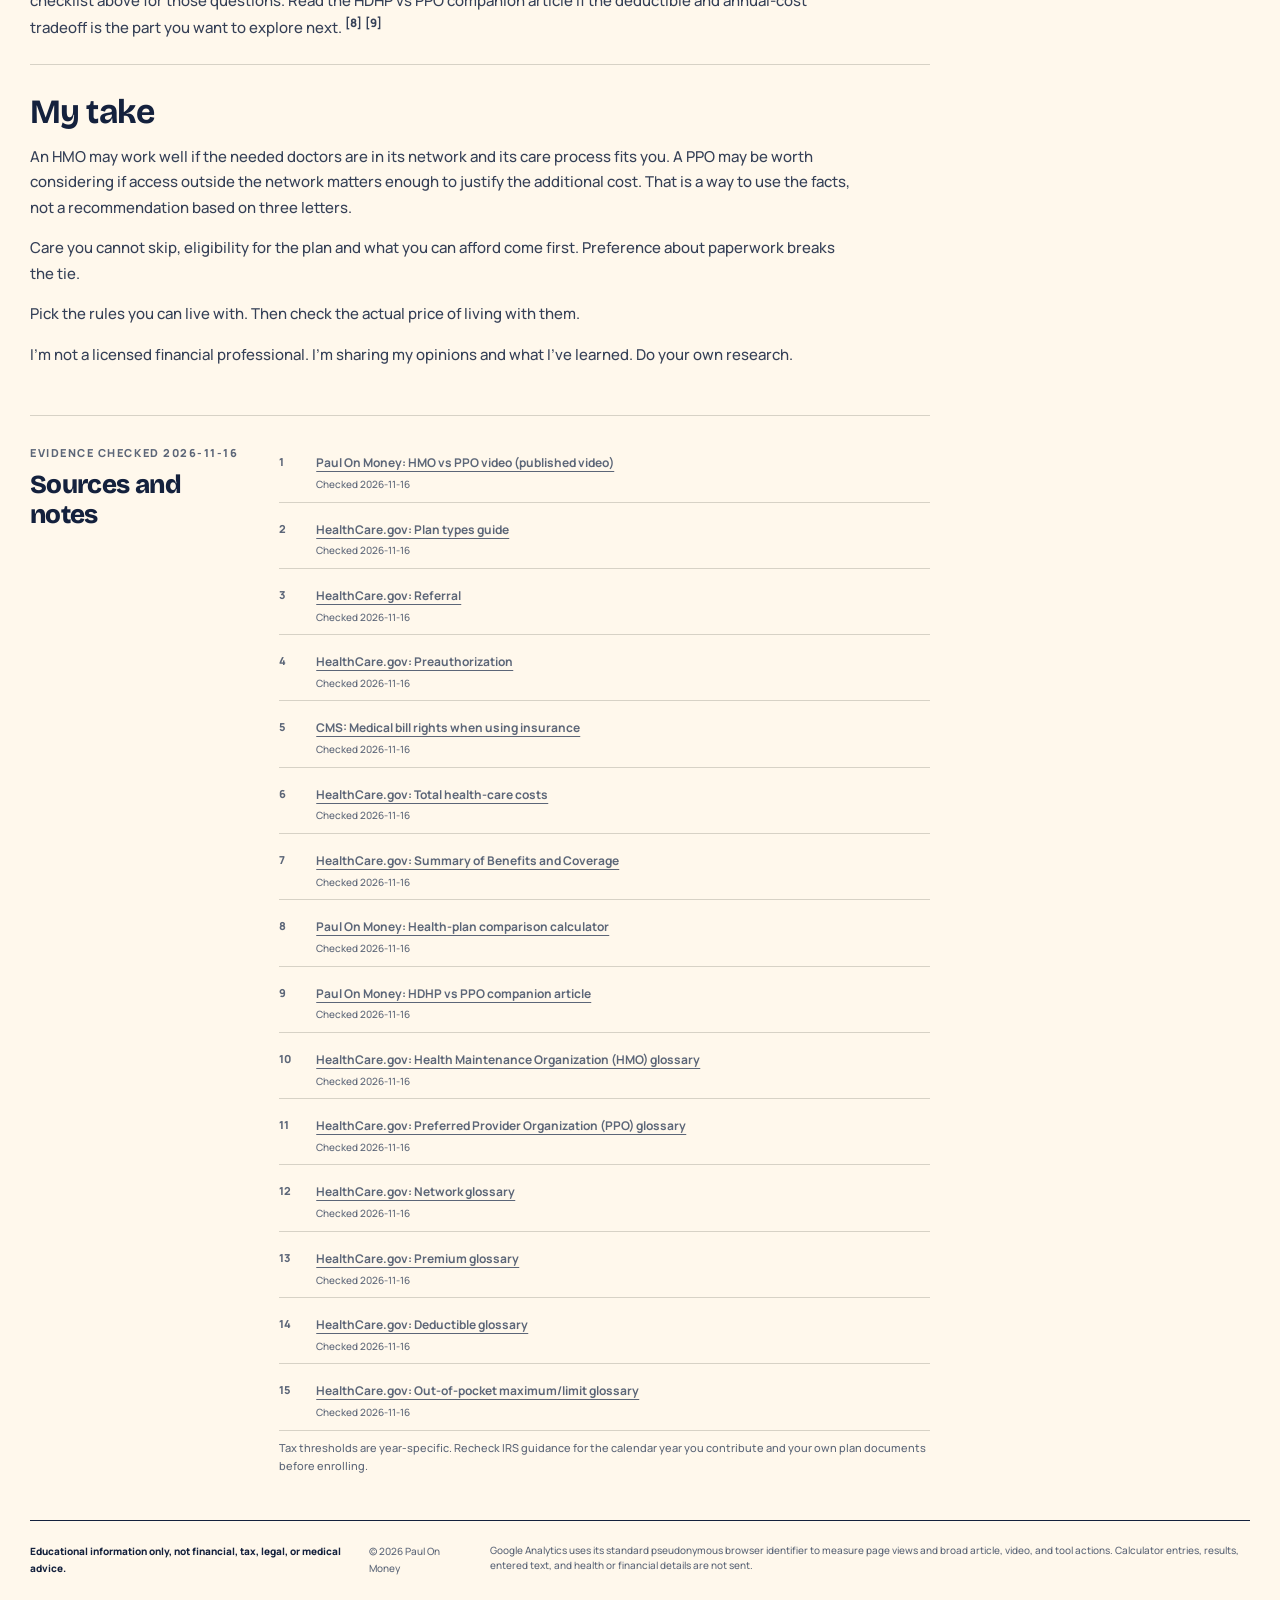
<file: articles/hmo-vs-ppo/index.html>
<!doctype html>
<html lang="en"><head><meta charset="utf-8"><meta name="viewport" content="width=device-width, initial-scale=1"><meta name="color-scheme" content="light"><title>HMO vs PPO: Which Rules Can You Live With? | Paul On Money</title><meta name="description" content="Compare HMO and PPO networks, specialist referrals, prior approval and total costs. Four practical questions to ask before choosing your health plan."><link rel="canonical" href="https://paulonmoney.com/articles/hmo-vs-ppo/"><meta property="og:type" content="article"><meta property="og:title" content="HMO vs PPO: Which Rules Can You Live With?"><meta property="og:description" content="Compare HMO and PPO networks, specialist referrals, prior approval and total costs. Four practical questions to ask before choosing your health plan."><meta property="og:url" content="https://paulonmoney.com/articles/hmo-vs-ppo/"><meta property="og:image" content="https://paulonmoney.com/assets/hmo-vs-ppo-og.png"><meta property="og:image:alt" content="Paul On Money social card with a yellow background reading Open Enrollment, HMO or PPO?, and Paul on Money in dark navy letters."><meta property="og:image:type" content="image/png"><meta property="og:image:width" content="1200"><meta property="og:image:height" content="630"><meta name="twitter:card" content="summary_large_image"><meta name="twitter:title" content="HMO vs PPO: Which Rules Can You Live With?"><meta name="twitter:description" content="Compare HMO and PPO networks, specialist referrals, prior approval and total costs. Four practical questions to ask before choosing your health plan."><meta name="twitter:image" content="https://paulonmoney.com/assets/hmo-vs-ppo-og.png"><meta name="twitter:image:alt" content="Paul On Money social card with a yellow background reading Open Enrollment, HMO or PPO?, and Paul on Money in dark navy letters."><link rel="stylesheet" href="/site.css">  <link rel="icon" type="image/svg+xml" href="/assets/favicon.svg">
  <meta property="og:site_name" content="Paul On Money">
  <script type="application/ld+json">{"@context":"https://schema.org","@graph":[{"@type":"Organization","@id":"https://paulonmoney.com/#organization","name":"Paul On Money","url":"https://paulonmoney.com/"},{"@type":"BreadcrumbList","@id":"https://paulonmoney.com/articles/hmo-vs-ppo/#breadcrumb","itemListElement":[{"@type":"ListItem","position":1,"name":"Home","item":"https://paulonmoney.com/"},{"@type":"ListItem","position":2,"name":"Blog Articles","item":"https://paulonmoney.com/articles/"},{"@type":"ListItem","position":3,"name":"Article","item":"https://paulonmoney.com/articles/hmo-vs-ppo/"}]},{"@type":"WebPage","@id":"https://paulonmoney.com/articles/hmo-vs-ppo/#webpage","url":"https://paulonmoney.com/articles/hmo-vs-ppo/","name":"HMO vs PPO: Which Rules Can You Live With?","description":"Compare HMO and PPO networks, specialist referrals, prior approval and total costs. Four practical questions to ask before choosing your health plan.","inLanguage":"en","isPartOf":{"@id":"https://paulonmoney.com/#website"},"publisher":{"@id":"https://paulonmoney.com/#organization"},"breadcrumb":{"@id":"https://paulonmoney.com/articles/hmo-vs-ppo/#breadcrumb"},"mainEntity":{"@id":"https://paulonmoney.com/articles/hmo-vs-ppo/#article"}},{"@type":"BlogPosting","@id":"https://paulonmoney.com/articles/hmo-vs-ppo/#article","headline":"HMO vs PPO: Which Rules Can You Live With?","description":"Compare HMO and PPO networks, specialist referrals, prior approval and total costs. Four practical questions to ask before choosing your health plan.","datePublished":"2026-11-16","mainEntityOfPage":{"@id":"https://paulonmoney.com/articles/hmo-vs-ppo/#webpage"},"url":"https://paulonmoney.com/articles/hmo-vs-ppo/","image":"https://paulonmoney.com/assets/hmo-vs-ppo-og.png","author":{"@id":"https://paulonmoney.com/#organization"},"publisher":{"@id":"https://paulonmoney.com/#organization"},"inLanguage":"en","video":{"@id":"https://paulonmoney.com/articles/hmo-vs-ppo/#video"}},{"@type":"VideoObject","@id":"https://paulonmoney.com/articles/hmo-vs-ppo/#video","name":"HMO vs PPO: Which Rules Can You Live With?","description":"Compare HMO and PPO networks, specialist referrals, prior approval and total costs. Four practical questions to ask before choosing your health plan.","thumbnailUrl":"https://paulonmoney.com/assets/hmo-vs-ppo-video-thumbnail.webp","uploadDate":"2026-10-21T16:00:33-07:00","duration":"PT14M27S","embedUrl":"https://www.youtube-nocookie.com/embed/pU7Lv2gtxbs","isPartOf":{"@id":"https://paulonmoney.com/articles/hmo-vs-ppo/#webpage"},"inLanguage":"en"}]}</script>
  <script type="module" src="/analytics.mjs?v=8910d92dfe8b"></script>
</head><body data-page-id="article" data-page-label="HMO vs PPO: Which Rules Can You Live With?"><a class="skip" href="#main">Skip to content</a><div class="shell"><header class="topbar"><div class="topbar-inner"><a class="wordmark" href="/" aria-label="Paul On Money home">Paul On <em>Money</em></a><nav class="nav" aria-label="Main navigation"><a href="/articles/" aria-current="page">Blog Articles</a><a href="/tools/">Tools</a><a href="/about/">About</a></nav></div></header><main id="main"><div class="page-head"><div class="breadcrumb"><a href="/">Home</a><span aria-hidden="true">/</span><a href="/articles/">Blog Articles</a><span aria-hidden="true">/</span><span>Article</span></div><span class="status">Published 2026-11-16</span></div><header class="article-hero"><div class="article-hero-copy"><p class="eyebrow">Paul On Money · health-plan guide</p><h1>HMO vs PPO: Which Rules Can You Live With?</h1><p class="dek">Compare HMO and PPO networks, specialist referrals, prior approval and total costs. Four practical questions to ask before choosing your health plan.</p></div><figure><picture><source type="image/webp" srcset="/assets/hmo-vs-ppo-hero-480.webp 480w, /assets/hmo-vs-ppo-hero-768.webp 768w, /assets/hmo-vs-ppo-hero-1200.webp 1200w" sizes="(max-width: 680px) calc(100vw - 38px), (max-width: 1100px) 43vw, 520px"><img src="/assets/hmo-vs-ppo-hero.png" alt="Text card with a yellow background reading Open Enrollment, HMO or PPO?, and Paul on Money in dark navy letters." width="1200" height="630" fetchpriority="high" decoding="async"></picture><figcaption></figcaption></figure></header><section class="article-video" aria-labelledby="watch-video-heading"><h2 id="watch-video-heading">Watch the video</h2><div class="article-video-facade"><button class="article-video-play" type="button" data-video-play data-video-id="pU7Lv2gtxbs" data-video-title="HMO vs PPO: Which Rules Can You Live With?" aria-label="Play video: HMO vs PPO: Which Rules Can You Live With?"><img src="/assets/hmo-vs-ppo-video-thumbnail.webp" width="1280" height="720" alt="" loading="lazy" decoding="async"><span class="video-play-icon" aria-hidden="true">▶</span></button></div><p class="video-caption"><span>Uploaded October 21, 2026 · Runtime 14:27.</span> Select play to load the YouTube player. You can also <a href="https://www.youtube.com/watch?v=pU7Lv2gtxbs" target="_blank" rel="noopener noreferrer">open the video directly on YouTube</a>.</p></section><script type="module">document.querySelectorAll('[data-video-play]').forEach(button=>button.addEventListener('click',()=>{if(window.POMAnalytics?.playVideo?.(button))return;const id=button.dataset.videoId;if(!/^[A-Za-z0-9_-]{11}$/.test(id))return;const frame=document.createElement('iframe');frame.src='https://www.youtube-nocookie.com/embed/'+encodeURIComponent(id)+'?autoplay=1&rel=0';frame.title=button.dataset.videoTitle;frame.allow='accelerometer; autoplay; clipboard-write; encrypted-media; gyroscope; picture-in-picture; web-share';frame.referrerPolicy='strict-origin-when-cross-origin';frame.allowFullscreen=true;frame.className='article-video-frame';button.replaceWith(frame);frame.focus()}));</script><div class="answer-band"><div class="kicker">Plain answer</div><p>Start with two questions: Who can you see? And who has to say yes first? Then compare what each option costs. The letters are a starting point, not a verdict on which plan is better.</p></div><nav class="article-toc" aria-label="On this page"><h2>On this page</h2><ol><li><a href="#the-quick-comparison">The quick comparison</a></li><li><a href="#referral-and-insurer-approval">A referral and insurer approval are different things</a></li><li><a href="#same-sore-knee-different-route">Same sore knee, different route</a></li><li><a href="#four-questions-before-you-choose">Four questions before you choose</a></li><li><a href="#put-the-documents-next-to-each-other">Put the documents next to each other</a></li><li><a href="#my-take">My take</a></li></ol></nav><article class="article-copy"><section id="the-quick-comparison"><h2>The quick comparison</h2><p>It’s late, the benefits portal is open, and you’re supposed to choose between HMO and PPO. Two sets of letters, one deadline, and absolutely nobody making this fun.</p><p>This is the companion to the Paul On Money HMO vs PPO video. <a class="citation" href="#source-video" aria-label="Source 1: Paul On Money: HMO vs PPO video (published video)">[1]</a></p><h3>Words to know</h3><ul><li>HMO (health maintenance organization): a plan type that usually covers care only from doctors and hospitals in its network, except in an emergency.</li><li>PPO (preferred provider organization): a plan type with a network where you pay less, but you can also go outside it if you pay more.</li><li>Network: the doctors, hospitals and other providers your insurance plan has contracted with to give care.</li><li>Premium: the amount you pay for your health insurance every month, whether or not you use any care.</li><li>Deductible: what you pay for covered care yourself before your insurance starts to pay its share.</li><li>Out-of-pocket maximum: the most you pay for covered services in a plan year, with some costs not counting toward it.</li></ul> <a class="citation" href="#source-hc-hmo" aria-label="Source 10: HealthCare.gov: Health Maintenance Organization (HMO) glossary">[10]</a> <a class="citation" href="#source-hc-ppo" aria-label="Source 11: HealthCare.gov: Preferred Provider Organization (PPO) glossary">[11]</a> <a class="citation" href="#source-hc-network" aria-label="Source 12: HealthCare.gov: Network glossary">[12]</a> <a class="citation" href="#source-hc-premium" aria-label="Source 13: HealthCare.gov: Premium glossary">[13]</a> <a class="citation" href="#source-hc-deductible" aria-label="Source 14: HealthCare.gov: Deductible glossary">[14]</a> <a class="citation" href="#source-hc-oop" aria-label="Source 15: HealthCare.gov: Out-of-pocket maximum/limit glossary">[15]</a><div class="article-table-wrap" role="region" tabindex="0" aria-label="General comparison of HMO and PPO plan types"><table class="article-table"><caption>General comparison of HMO and PPO plan types</caption><thead><tr><th scope="col">What you’re checking</th><th scope="col">HMO</th><th scope="col">PPO</th></tr></thead><tbody><tr><th scope="row">Doctors and hospitals</th><td>Usually limits coverage to its network</td><td>Has a network, with lower costs when you use it</td></tr><tr><th scope="row">Routine care outside the network</th><td>Generally not covered</td><td>Generally available at additional cost</td></tr><tr><th scope="row">Geography</th><td>May require you to live or work in a service area</td><td>Check the actual network, especially where you travel</td></tr><tr><th scope="row">What the label cannot tell you</th><td>Whether your doctor participates or what your specific plan costs</td><td>Whether a particular service is covered or affordable</td></tr></tbody></table></div><p>These are general descriptions. Your specific plan can have its own requirements. <a class="citation" href="#source-plan-types" aria-label="Source 2: HealthCare.gov: Plan types guide">[2]</a></p></section>
<section id="referral-and-insurer-approval"><h2>A referral and insurer approval are different things</h2><p>A referral is an order from your primary care doctor to see a specialist or get certain services. Many HMOs require one, and skipping it may mean the plan will not pay. “Many” matters: check your own plan instead of treating the label as the complete rulebook. <a class="citation" href="#source-referral" aria-label="Source 3: HealthCare.gov: Referral">[3]</a></p><p>Prior authorization is a decision by the insurance company or plan about whether certain care is medically necessary. It is separate from your doctor’s referral, and it is not a guarantee that every cost will be covered. A plan can require authorization even when you do not need a specialist referral. <a class="citation" href="#source-preauthorization" aria-label="Source 4: HealthCare.gov: Preauthorization">[4]</a></p><p>So “I don’t need a referral” does not mean “there is no paperwork.” Insurance would never give up that easily.</p></section>
<section id="same-sore-knee-different-route"><h2>Same sore knee, different route</h2><p>Here’s a hypothetical example, like Sam’s in the video.</p><p>Sam needs a knee specialist. Under an HMO that requires referrals, she starts with her primary care doctor and follows the plan’s specialist process. Under a PPO, she may have a more direct route, including an out-of-network option at added cost. Neither route tells her whether an MRI needs insurer approval. That is another question to check. <a class="citation" href="#source-plan-types" aria-label="Source 2: HealthCare.gov: Plan types guide">[2]</a> <a class="citation" href="#source-referral" aria-label="Source 3: HealthCare.gov: Referral">[3]</a> <a class="citation" href="#source-preauthorization" aria-label="Source 4: HealthCare.gov: Preauthorization">[4]</a></p><p>The useful comparison is not “freedom versus bad insurance.” It is whether the route to the care you need works for you, and what that route costs.</p></section>
<section id="four-questions-before-you-choose"><h2>Four questions before you choose</h2><h3>1. Is my actual doctor in the exact network?</h3><p>Check the plan’s directory, then confirm with the doctor’s office. Give them the full plan and network name. “We take that insurance company” does not settle whether they participate in the particular option on your enrollment screen.</p><p>Include the hospital, specialists and other providers you already know you need. If keeping a particular doctor matters, settle that before comparing small differences in premiums. This is a practical verification checklist, not a promise that a directory will remain unchanged.</p><h3>2. What must happen before a specialist visit or procedure?</h3><p>Write down the referral requirement and the prior-authorization requirement separately. Ask who submits each request and how you confirm it was received. A primary care appointment and an insurer approval are not interchangeable steps.</p><h3>3. What happens outside the network?</h3><p>Ask about routine visits, travel, emergencies and ambulance transport separately. Do not treat emergency exceptions as permission to book ordinary out-of-network care.</p><p>Federal surprise-billing protections cover many emergency situations for people using employer or individual health insurance. They do not make care free, and ground ambulances generally fall outside the federal No Surprises Act protections. State protections may differ. <a class="citation" href="#source-cms-bill-rights" aria-label="Source 5: CMS: Medical bill rights when using insurance">[5]</a></p><h3>4. What does the whole year cost?</h3><p>Compare your annual premiums with your share of the care you expect. Then look at a more expensive year and whether you could handle an early bill. The deductible is part of your medical spending, not an extra amount to add a second time. <a class="citation" href="#source-total-costs" aria-label="Source 6: HealthCare.gov: Total health-care costs">[6]</a></p><p>Use this starting point:</p><p>Annual premiums + your estimated share of care = a starting annual cost estimate.</p><p>Keep noncovered care and out-of-network costs visible rather than assuming they follow the in-network rules. Check the out-of-pocket limit’s exclusions in your documents.</p><p>There is no universal winner from the letters alone. A lower premium does not settle whether the plan is cheaper for the care you need.</p></section>
<section id="put-the-documents-next-to-each-other"><h2>Put the documents next to each other</h2><p>Ask benefits for the Summary of Benefits and Coverage, the short comparison document, plus the fuller plan documents. Obtain your employee premium from the enrollment material if it is not included in the summary. <a class="citation" href="#source-sbc" aria-label="Source 7: HealthCare.gov: Summary of Benefits and Coverage">[7]</a></p><p>Use a small comparison sheet:</p><div class="article-table-wrap" role="region" tabindex="0" aria-label="Blank comparison sheet for two plans"><table class="article-table"><caption>Blank comparison sheet for two plans</caption><thead><tr><th scope="col">Question</th><th scope="col">Plan A</th><th scope="col">Plan B</th></tr></thead><tbody><tr><th scope="row">My doctor and needed hospital confirmed in network?</th><td></td><td></td></tr><tr><th scope="row">Specialist referral needed?</th><td></td><td></td></tr><tr><th scope="row">Prior approval needed for expected care?</th><td></td><td></td></tr><tr><th scope="row">Routine out-of-network coverage and cost?</th><td></td><td></td></tr><tr><th scope="row">My annual premiums?</th><td></td><td></td></tr><tr><th scope="row">Deductible, visit costs and prescription rules?</th><td></td><td></td></tr><tr><th scope="row">In-network out-of-pocket maximum and exclusions?</th><td></td><td></td></tr><tr><th scope="row">Cash available if a bill arrives early?</th><td></td><td></td></tr></tbody></table></div><p>For the cost side, the Paul On Money health-plan comparison calculator is built around a simplified PPO versus HDHP/HSA comparison. It does not compare HMO networks, referral rules or every service-specific copay. Use the checklist above for those questions. Read the HDHP vs PPO companion article if the deductible and annual-cost tradeoff is the part you want to explore next. <a class="citation" href="#source-calculator" aria-label="Source 8: Paul On Money: Health-plan comparison calculator">[8]</a> <a class="citation" href="#source-hdhp-article" aria-label="Source 9: Paul On Money: HDHP vs PPO companion article">[9]</a></p></section>
<section id="my-take"><h2>My take</h2><p>An HMO may work well if the needed doctors are in its network and its care process fits you. A PPO may be worth considering if access outside the network matters enough to justify the additional cost. That is a way to use the facts, not a recommendation based on three letters.</p><p>Care you cannot skip, eligibility for the plan and what you can afford come first. Preference about paperwork breaks the tie.</p><p>Pick the rules you can live with. Then check the actual price of living with them.</p><p>I&#39;m not a licensed financial professional. I&#39;m sharing my opinions and what I&#39;ve learned. Do your own research.</p></section><section class="source-block" id="sources"><div><p class="eyebrow">Evidence checked 2026-11-16</p><h2>Sources and notes</h2></div><div><ul class="source-list"><li id="source-video"><span class="source-number">1</span><div><a href="https://youtu.be/pU7Lv2gtxbs" target="_blank" rel="noopener noreferrer">Paul On Money: HMO vs PPO video (published video)</a><span class="source-date">Checked 2026-11-16</span></div></li><li id="source-plan-types"><span class="source-number">2</span><div><a href="https://www.healthcare.gov/choose-a-plan/plan-types/" target="_blank" rel="noopener noreferrer">HealthCare.gov: Plan types guide</a><span class="source-date">Checked 2026-11-16</span></div></li><li id="source-referral"><span class="source-number">3</span><div><a href="https://www.healthcare.gov/glossary/referral/" target="_blank" rel="noopener noreferrer">HealthCare.gov: Referral</a><span class="source-date">Checked 2026-11-16</span></div></li><li id="source-preauthorization"><span class="source-number">4</span><div><a href="https://www.healthcare.gov/glossary/preauthorization/" target="_blank" rel="noopener noreferrer">HealthCare.gov: Preauthorization</a><span class="source-date">Checked 2026-11-16</span></div></li><li id="source-cms-bill-rights"><span class="source-number">5</span><div><a href="https://www.cms.gov/initiatives/your-patient-rights/medical-bill-rights/know-your-rights/insurance" target="_blank" rel="noopener noreferrer">CMS: Medical bill rights when using insurance</a><span class="source-date">Checked 2026-11-16</span></div></li><li id="source-total-costs"><span class="source-number">6</span><div><a href="https://www.healthcare.gov/choose-a-plan/your-total-costs/" target="_blank" rel="noopener noreferrer">HealthCare.gov: Total health-care costs</a><span class="source-date">Checked 2026-11-16</span></div></li><li id="source-sbc"><span class="source-number">7</span><div><a href="https://www.healthcare.gov/health-care-law-protections/summary-of-benefits-and-coverage/" target="_blank" rel="noopener noreferrer">HealthCare.gov: Summary of Benefits and Coverage</a><span class="source-date">Checked 2026-11-16</span></div></li><li id="source-calculator"><span class="source-number">8</span><div><a href="https://paulonmoney.com/tools/health-plan-comparison/" target="_blank" rel="noopener noreferrer">Paul On Money: Health-plan comparison calculator</a><span class="source-date">Checked 2026-11-16</span></div></li><li id="source-hdhp-article"><span class="source-number">9</span><div><a href="https://paulonmoney.com/articles/hdhp-vs-ppo-cheaper-plan/" target="_blank" rel="noopener noreferrer">Paul On Money: HDHP vs PPO companion article</a><span class="source-date">Checked 2026-11-16</span></div></li><li id="source-hc-hmo"><span class="source-number">10</span><div><a href="https://www.healthcare.gov/glossary/health-maintenance-organization-hmo/" target="_blank" rel="noopener noreferrer">HealthCare.gov: Health Maintenance Organization (HMO) glossary</a><span class="source-date">Checked 2026-11-16</span></div></li><li id="source-hc-ppo"><span class="source-number">11</span><div><a href="https://www.healthcare.gov/glossary/preferred-provider-organization-ppo/" target="_blank" rel="noopener noreferrer">HealthCare.gov: Preferred Provider Organization (PPO) glossary</a><span class="source-date">Checked 2026-11-16</span></div></li><li id="source-hc-network"><span class="source-number">12</span><div><a href="https://www.healthcare.gov/glossary/network/" target="_blank" rel="noopener noreferrer">HealthCare.gov: Network glossary</a><span class="source-date">Checked 2026-11-16</span></div></li><li id="source-hc-premium"><span class="source-number">13</span><div><a href="https://www.healthcare.gov/glossary/premium/" target="_blank" rel="noopener noreferrer">HealthCare.gov: Premium glossary</a><span class="source-date">Checked 2026-11-16</span></div></li><li id="source-hc-deductible"><span class="source-number">14</span><div><a href="https://www.healthcare.gov/glossary/deductible/" target="_blank" rel="noopener noreferrer">HealthCare.gov: Deductible glossary</a><span class="source-date">Checked 2026-11-16</span></div></li><li id="source-hc-oop"><span class="source-number">15</span><div><a href="https://www.healthcare.gov/glossary/out-of-pocket-maximum-limit/" target="_blank" rel="noopener noreferrer">HealthCare.gov: Out-of-pocket maximum/limit glossary</a><span class="source-date">Checked 2026-11-16</span></div></li></ul><p>Tax thresholds are year-specific. Recheck IRS guidance for the calendar year you contribute and your own plan documents before enrolling.</p></div></section></article></main><footer class="foot"><div class="foot-inner"><p class="disclaimer">Educational information only, not financial, tax, legal, or medical advice.</p><p>© 2026 Paul On Money</p><p class="usage-note">Google Analytics uses its standard pseudonymous browser identifier to measure page views and broad article, video, and tool actions. Calculator entries, results, entered text, and health or financial details are not sent.</p></div></footer></div></body></html>
</file>
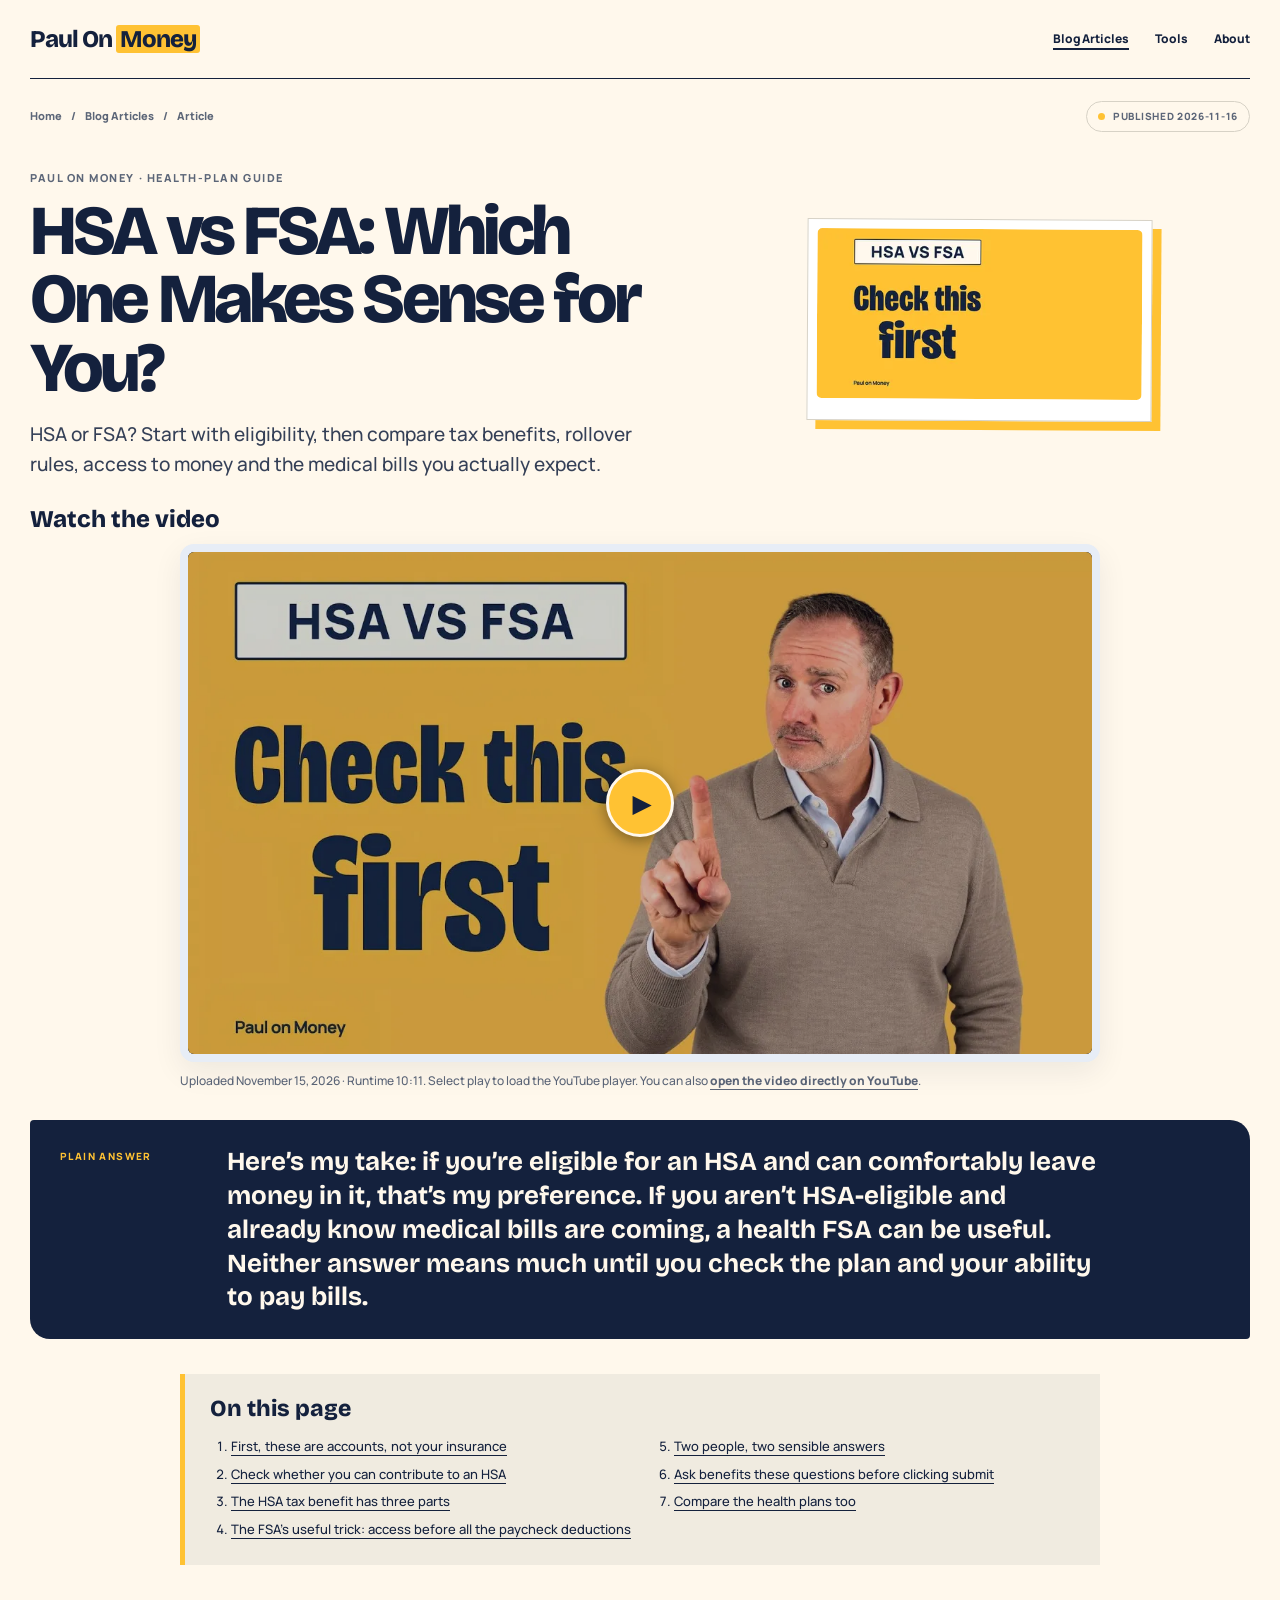
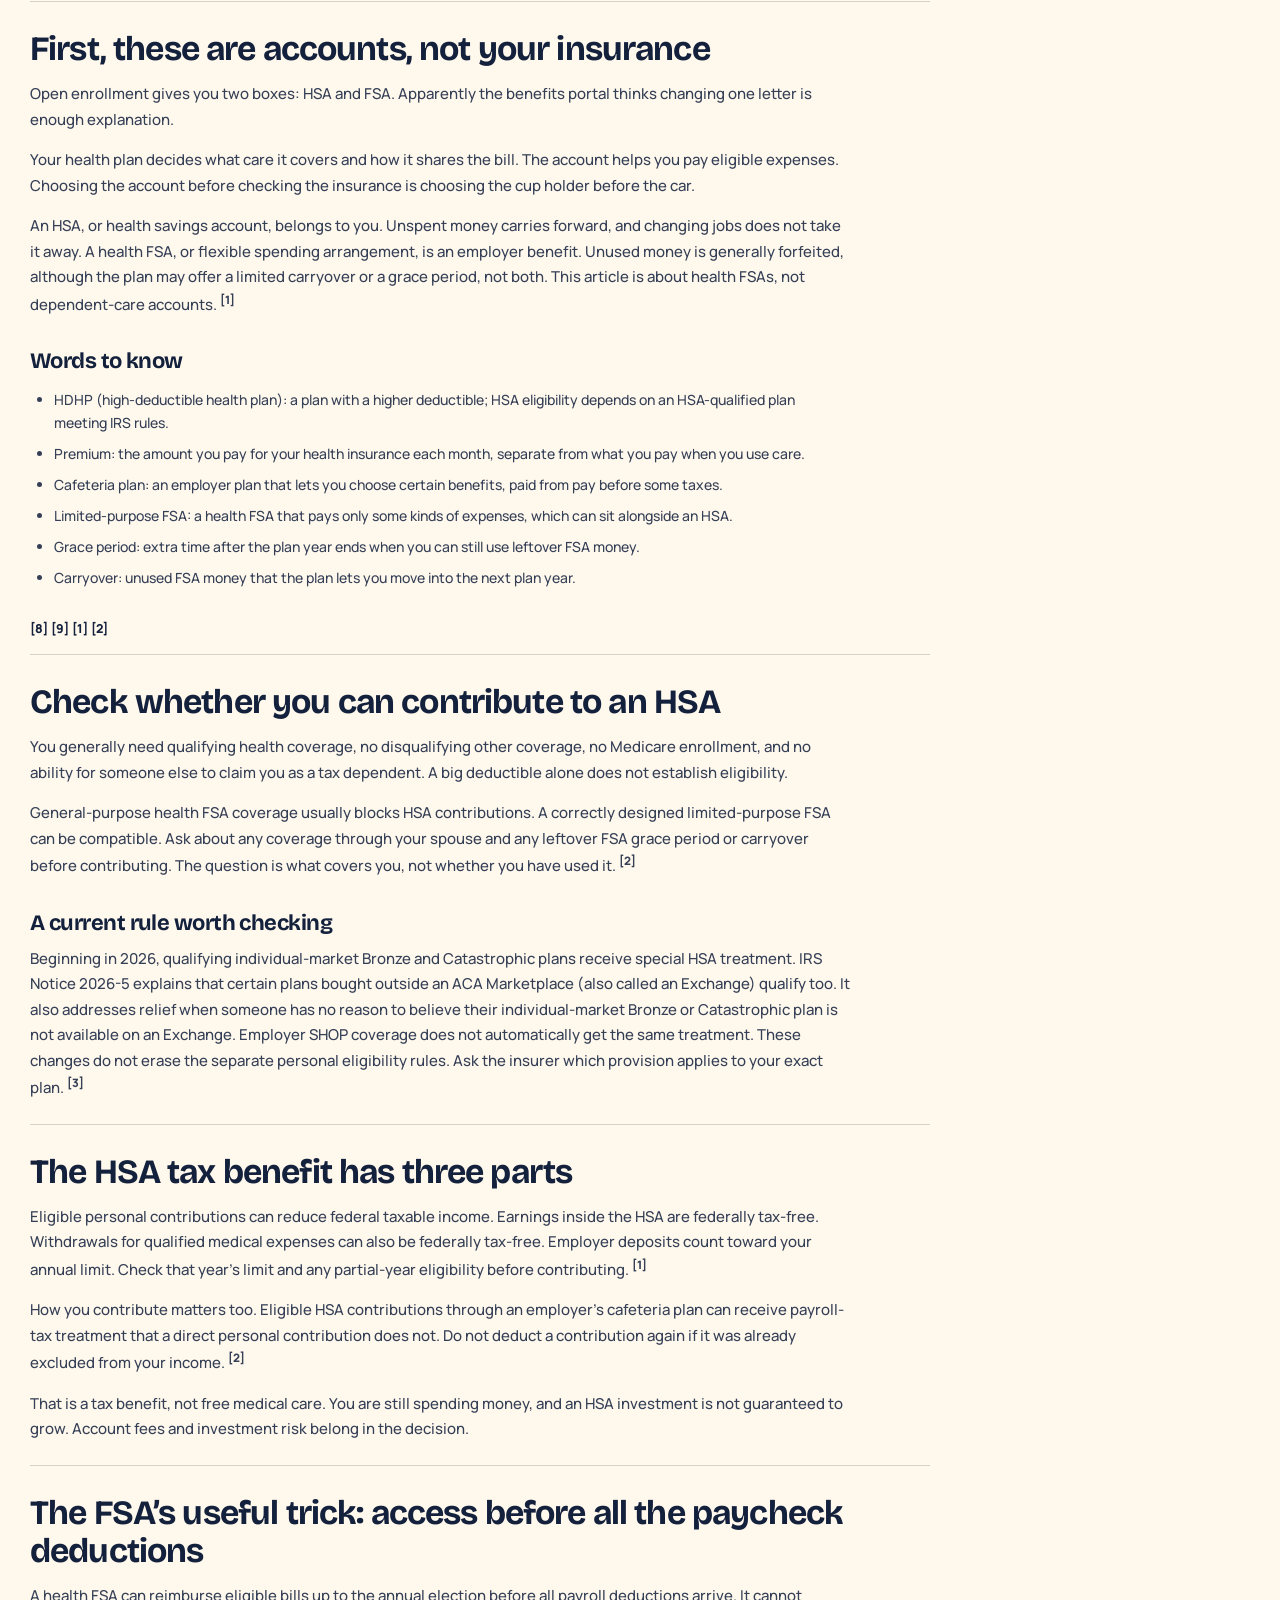
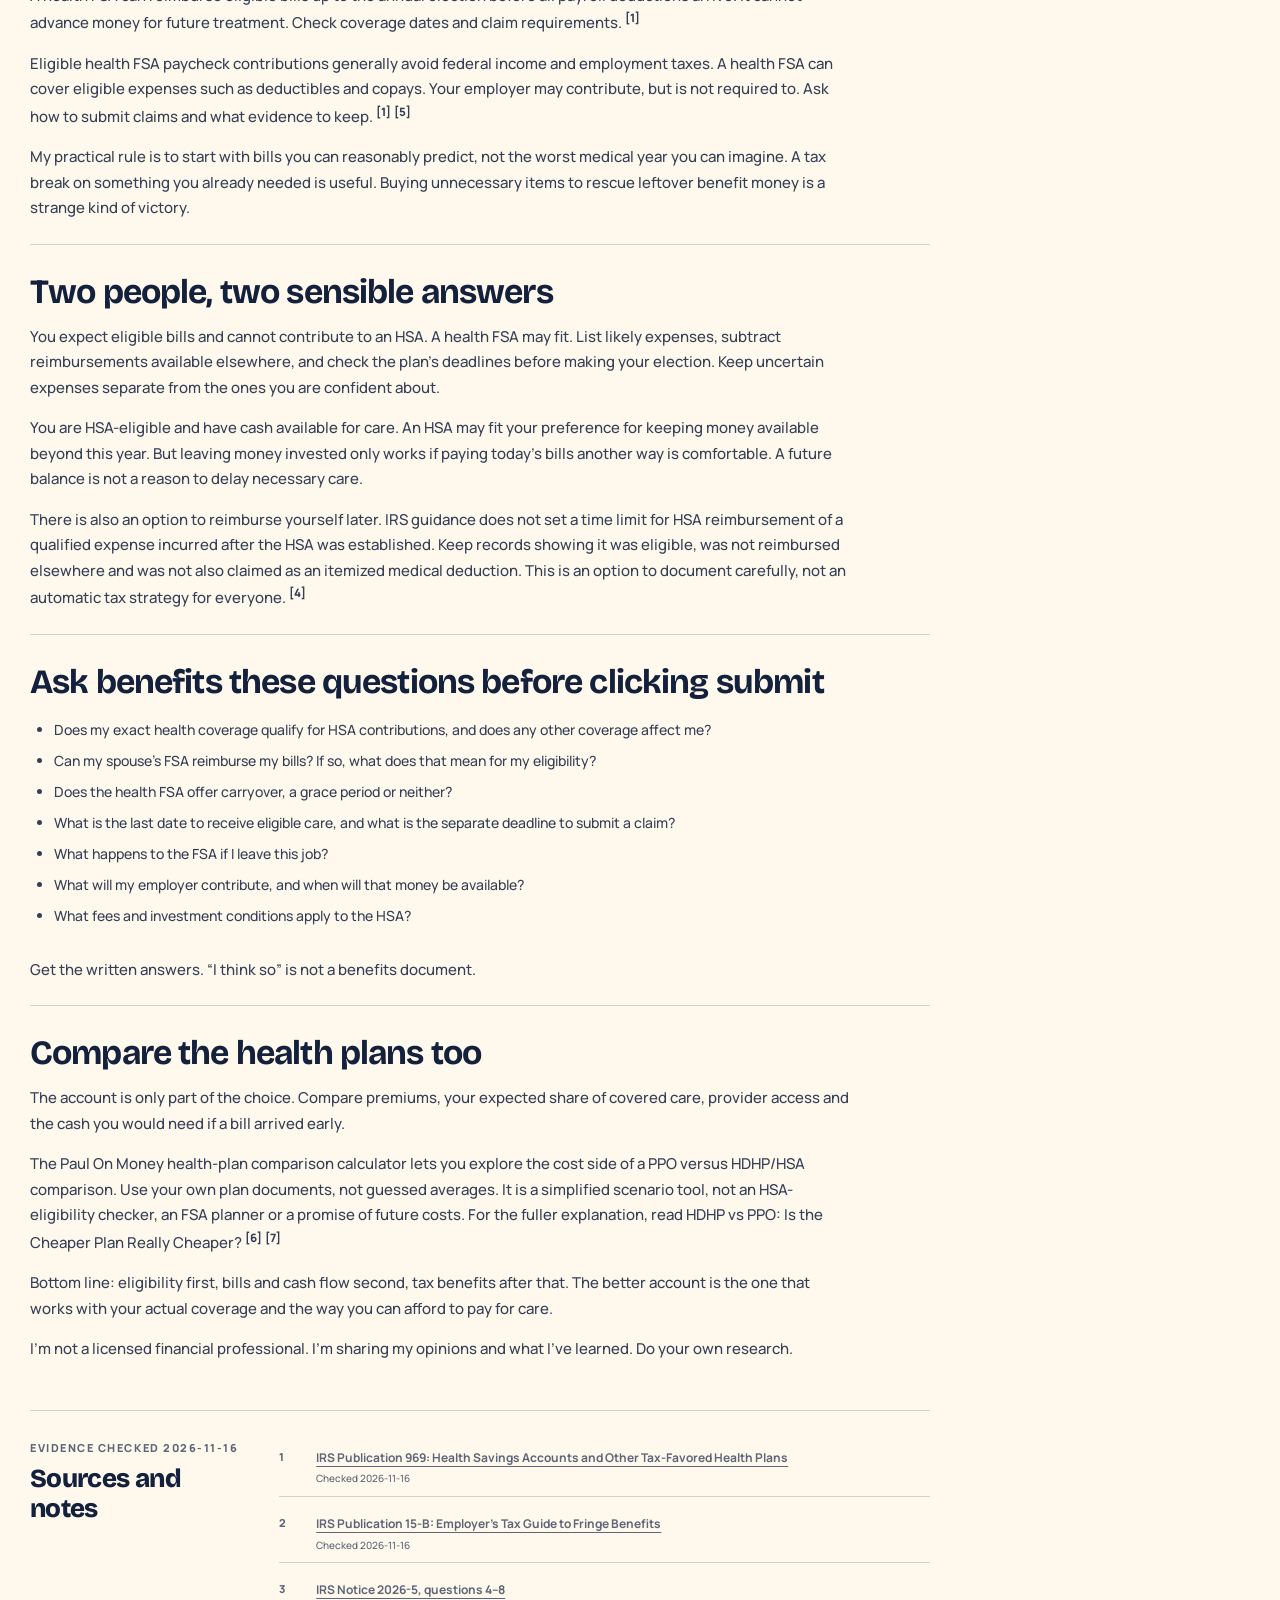
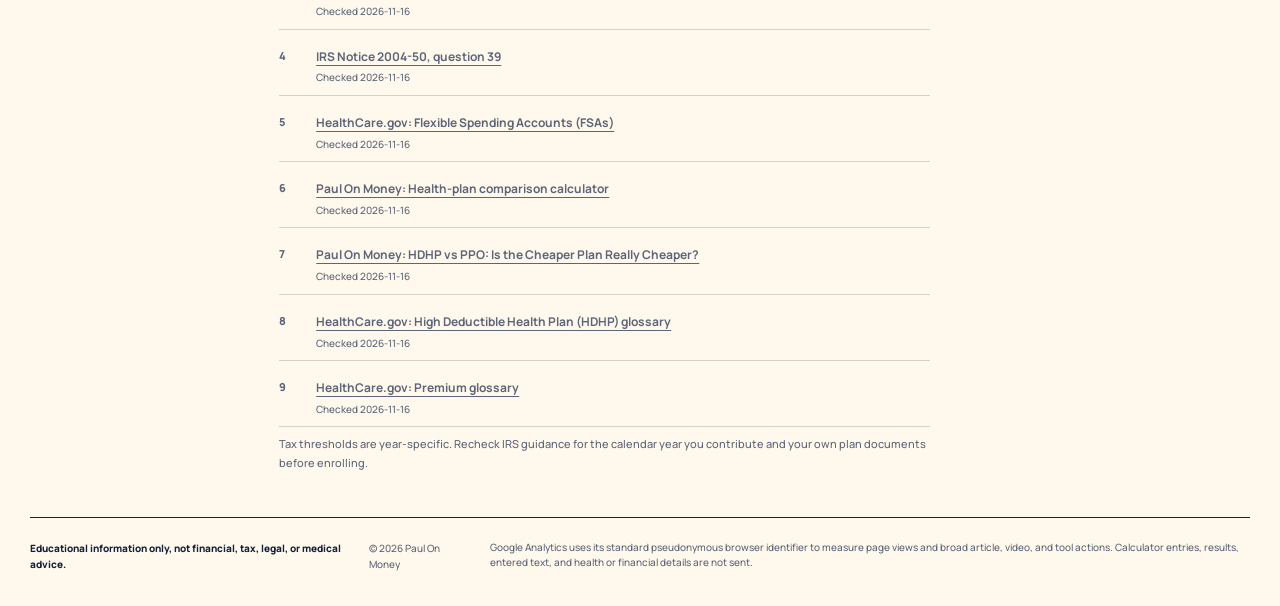
<file: articles/hsa-vs-fsa/index.html>
<!doctype html>
<html lang="en"><head><meta charset="utf-8"><meta name="viewport" content="width=device-width, initial-scale=1"><meta name="color-scheme" content="light"><title>HSA vs FSA: Which One Makes Sense for You? | Paul On Money</title><meta name="description" content="HSA or FSA? Start with eligibility, then compare tax benefits, rollover rules, access to money and the medical bills you actually expect."><link rel="canonical" href="https://paulonmoney.com/articles/hsa-vs-fsa/"><meta property="og:type" content="article"><meta property="og:title" content="HSA vs FSA: Which One Makes Sense for You?"><meta property="og:description" content="HSA or FSA? Start with eligibility, then compare tax benefits, rollover rules, access to money and the medical bills you actually expect."><meta property="og:url" content="https://paulonmoney.com/articles/hsa-vs-fsa/"><meta property="og:image" content="https://paulonmoney.com/assets/hsa-vs-fsa-og.png"><meta property="og:image:alt" content="Paul On Money social card reading HSA vs FSA and Check this first, in navy text on a yellow background."><meta property="og:image:type" content="image/png"><meta property="og:image:width" content="1200"><meta property="og:image:height" content="630"><meta name="twitter:card" content="summary_large_image"><meta name="twitter:title" content="HSA vs FSA: Which One Makes Sense for You?"><meta name="twitter:description" content="HSA or FSA? Start with eligibility, then compare tax benefits, rollover rules, access to money and the medical bills you actually expect."><meta name="twitter:image" content="https://paulonmoney.com/assets/hsa-vs-fsa-og.png"><meta name="twitter:image:alt" content="Paul On Money social card reading HSA vs FSA and Check this first, in navy text on a yellow background."><link rel="stylesheet" href="/site.css">  <link rel="icon" type="image/svg+xml" href="/assets/favicon.svg">
  <meta property="og:site_name" content="Paul On Money">
  <script type="application/ld+json">{"@context":"https://schema.org","@graph":[{"@type":"Organization","@id":"https://paulonmoney.com/#organization","name":"Paul On Money","url":"https://paulonmoney.com/"},{"@type":"BreadcrumbList","@id":"https://paulonmoney.com/articles/hsa-vs-fsa/#breadcrumb","itemListElement":[{"@type":"ListItem","position":1,"name":"Home","item":"https://paulonmoney.com/"},{"@type":"ListItem","position":2,"name":"Blog Articles","item":"https://paulonmoney.com/articles/"},{"@type":"ListItem","position":3,"name":"Article","item":"https://paulonmoney.com/articles/hsa-vs-fsa/"}]},{"@type":"WebPage","@id":"https://paulonmoney.com/articles/hsa-vs-fsa/#webpage","url":"https://paulonmoney.com/articles/hsa-vs-fsa/","name":"HSA vs FSA: Which One Makes Sense for You?","description":"HSA or FSA? Start with eligibility, then compare tax benefits, rollover rules, access to money and the medical bills you actually expect.","inLanguage":"en","isPartOf":{"@id":"https://paulonmoney.com/#website"},"publisher":{"@id":"https://paulonmoney.com/#organization"},"breadcrumb":{"@id":"https://paulonmoney.com/articles/hsa-vs-fsa/#breadcrumb"},"mainEntity":{"@id":"https://paulonmoney.com/articles/hsa-vs-fsa/#article"}},{"@type":"BlogPosting","@id":"https://paulonmoney.com/articles/hsa-vs-fsa/#article","headline":"HSA vs FSA: Which One Makes Sense for You?","description":"HSA or FSA? Start with eligibility, then compare tax benefits, rollover rules, access to money and the medical bills you actually expect.","datePublished":"2026-11-16","mainEntityOfPage":{"@id":"https://paulonmoney.com/articles/hsa-vs-fsa/#webpage"},"url":"https://paulonmoney.com/articles/hsa-vs-fsa/","image":"https://paulonmoney.com/assets/hsa-vs-fsa-og.png","author":{"@id":"https://paulonmoney.com/#organization"},"publisher":{"@id":"https://paulonmoney.com/#organization"},"inLanguage":"en","video":{"@id":"https://paulonmoney.com/articles/hsa-vs-fsa/#video"}},{"@type":"VideoObject","@id":"https://paulonmoney.com/articles/hsa-vs-fsa/#video","name":"HSA vs FSA: Which One Makes Sense for You?","description":"HSA or FSA? Start with eligibility, then compare tax benefits, rollover rules, access to money and the medical bills you actually expect.","thumbnailUrl":"https://paulonmoney.com/assets/hsa-vs-fsa-video-thumbnail.webp","uploadDate":"2026-11-15T19:31:21-08:00","duration":"PT10M11S","embedUrl":"https://www.youtube-nocookie.com/embed/xib4U2U6DHQ","isPartOf":{"@id":"https://paulonmoney.com/articles/hsa-vs-fsa/#webpage"},"inLanguage":"en"}]}</script>
  <script type="module" src="/analytics.mjs?v=8910d92dfe8b"></script>
</head><body data-page-id="article" data-page-label="HSA vs FSA: Which One Makes Sense for You?"><a class="skip" href="#main">Skip to content</a><div class="shell"><header class="topbar"><div class="topbar-inner"><a class="wordmark" href="/" aria-label="Paul On Money home">Paul On <em>Money</em></a><nav class="nav" aria-label="Main navigation"><a href="/articles/" aria-current="page">Blog Articles</a><a href="/tools/">Tools</a><a href="/about/">About</a></nav></div></header><main id="main"><div class="page-head"><div class="breadcrumb"><a href="/">Home</a><span aria-hidden="true">/</span><a href="/articles/">Blog Articles</a><span aria-hidden="true">/</span><span>Article</span></div><span class="status">Published 2026-11-16</span></div><header class="article-hero"><div class="article-hero-copy"><p class="eyebrow">Paul On Money · health-plan guide</p><h1>HSA vs FSA: Which One Makes Sense for You?</h1><p class="dek">HSA or FSA? Start with eligibility, then compare tax benefits, rollover rules, access to money and the medical bills you actually expect.</p></div><figure><picture><source type="image/webp" srcset="/assets/hsa-vs-fsa-hero-480.webp 480w, /assets/hsa-vs-fsa-hero-768.webp 768w, /assets/hsa-vs-fsa-hero-1200.webp 1200w" sizes="(max-width: 680px) calc(100vw - 38px), (max-width: 1100px) 43vw, 520px"><img src="/assets/hsa-vs-fsa-hero.png" alt="Text card reading HSA vs FSA, Check this first, Paul on Money, in navy lettering on a yellow background." width="1200" height="630" fetchpriority="high" decoding="async"></picture><figcaption></figcaption></figure></header><section class="article-video" aria-labelledby="watch-video-heading"><h2 id="watch-video-heading">Watch the video</h2><div class="article-video-facade"><button class="article-video-play" type="button" data-video-play data-video-id="xib4U2U6DHQ" data-video-title="HSA vs FSA: Which One Makes Sense for You?" aria-label="Play video: HSA vs FSA: Which One Makes Sense for You?"><img src="/assets/hsa-vs-fsa-video-thumbnail.webp" width="1280" height="720" alt="" loading="lazy" decoding="async"><span class="video-play-icon" aria-hidden="true">▶</span></button></div><p class="video-caption"><span>Uploaded November 15, 2026 · Runtime 10:11.</span> Select play to load the YouTube player. You can also <a href="https://www.youtube.com/watch?v=xib4U2U6DHQ" target="_blank" rel="noopener noreferrer">open the video directly on YouTube</a>.</p></section><script type="module">document.querySelectorAll('[data-video-play]').forEach(button=>button.addEventListener('click',()=>{if(window.POMAnalytics?.playVideo?.(button))return;const id=button.dataset.videoId;if(!/^[A-Za-z0-9_-]{11}$/.test(id))return;const frame=document.createElement('iframe');frame.src='https://www.youtube-nocookie.com/embed/'+encodeURIComponent(id)+'?autoplay=1&rel=0';frame.title=button.dataset.videoTitle;frame.allow='accelerometer; autoplay; clipboard-write; encrypted-media; gyroscope; picture-in-picture; web-share';frame.referrerPolicy='strict-origin-when-cross-origin';frame.allowFullscreen=true;frame.className='article-video-frame';button.replaceWith(frame);frame.focus()}));</script><div class="answer-band"><div class="kicker">Plain answer</div><p>Here’s my take: if you’re eligible for an HSA and can comfortably leave money in it, that’s my preference. If you aren’t HSA-eligible and already know medical bills are coming, a health FSA can be useful. Neither answer means much until you check the plan and your ability to pay bills.</p></div><nav class="article-toc" aria-label="On this page"><h2>On this page</h2><ol><li><a href="#first-these-are-accounts-not-your-insurance">First, these are accounts, not your insurance</a></li><li><a href="#check-whether-you-can-contribute-to-an-hsa">Check whether you can contribute to an HSA</a></li><li><a href="#the-hsa-tax-benefit-has-three-parts">The HSA tax benefit has three parts</a></li><li><a href="#the-fsas-useful-trick-access-before-all-the-paycheck-deductions">The FSA’s useful trick: access before all the paycheck deductions</a></li><li><a href="#two-people-two-sensible-answers">Two people, two sensible answers</a></li><li><a href="#ask-benefits-these-questions-before-clicking-submit">Ask benefits these questions before clicking submit</a></li><li><a href="#compare-the-health-plans-too">Compare the health plans too</a></li></ol></nav><article class="article-copy"><section id="first-these-are-accounts-not-your-insurance"><h2>First, these are accounts, not your insurance</h2><p>Open enrollment gives you two boxes: HSA and FSA. Apparently the benefits portal thinks changing one letter is enough explanation.</p><p>Your health plan decides what care it covers and how it shares the bill. The account helps you pay eligible expenses. Choosing the account before checking the insurance is choosing the cup holder before the car.</p><p>An HSA, or health savings account, belongs to you. Unspent money carries forward, and changing jobs does not take it away. A health FSA, or flexible spending arrangement, is an employer benefit. Unused money is generally forfeited, although the plan may offer a limited carryover or a grace period, not both. This article is about health FSAs, not dependent-care accounts. <a class="citation" href="#source-irs-969" aria-label="Source 1: IRS Publication 969: Health Savings Accounts and Other Tax-Favored Health Plans">[1]</a></p><h3>Words to know</h3><ul><li>HDHP (high-deductible health plan): a plan with a higher deductible; HSA eligibility depends on an HSA-qualified plan meeting IRS rules.</li><li>Premium: the amount you pay for your health insurance each month, separate from what you pay when you use care.</li><li>Cafeteria plan: an employer plan that lets you choose certain benefits, paid from pay before some taxes.</li><li>Limited-purpose FSA: a health FSA that pays only some kinds of expenses, which can sit alongside an HSA.</li><li>Grace period: extra time after the plan year ends when you can still use leftover FSA money.</li><li>Carryover: unused FSA money that the plan lets you move into the next plan year.</li></ul> <a class="citation" href="#source-hc-hdhp" aria-label="Source 8: HealthCare.gov: High Deductible Health Plan (HDHP) glossary">[8]</a> <a class="citation" href="#source-hc-premium" aria-label="Source 9: HealthCare.gov: Premium glossary">[9]</a> <a class="citation" href="#source-irs-969" aria-label="Source 1: IRS Publication 969: Health Savings Accounts and Other Tax-Favored Health Plans">[1]</a> <a class="citation" href="#source-irs-15b" aria-label="Source 2: IRS Publication 15-B: Employer’s Tax Guide to Fringe Benefits">[2]</a></section>
<section id="check-whether-you-can-contribute-to-an-hsa"><h2>Check whether you can contribute to an HSA</h2><p>You generally need qualifying health coverage, no disqualifying other coverage, no Medicare enrollment, and no ability for someone else to claim you as a tax dependent. A big deductible alone does not establish eligibility.</p><p>General-purpose health FSA coverage usually blocks HSA contributions. A correctly designed limited-purpose FSA can be compatible. Ask about any coverage through your spouse and any leftover FSA grace period or carryover before contributing. The question is what covers you, not whether you have used it. <a class="citation" href="#source-irs-15b" aria-label="Source 2: IRS Publication 15-B: Employer’s Tax Guide to Fringe Benefits">[2]</a></p><h3>A current rule worth checking</h3><p>Beginning in 2026, qualifying individual-market Bronze and Catastrophic plans receive special HSA treatment. IRS Notice 2026-5 explains that certain plans bought outside an ACA Marketplace (also called an Exchange) qualify too. It also addresses relief when someone has no reason to believe their individual-market Bronze or Catastrophic plan is not available on an Exchange. Employer SHOP coverage does not automatically get the same treatment. These changes do not erase the separate personal eligibility rules. Ask the insurer which provision applies to your exact plan. <a class="citation" href="#source-irs-notice-2026-5" aria-label="Source 3: IRS Notice 2026-5, questions 4–8">[3]</a></p></section>
<section id="the-hsa-tax-benefit-has-three-parts"><h2>The HSA tax benefit has three parts</h2><p>Eligible personal contributions can reduce federal taxable income. Earnings inside the HSA are federally tax-free. Withdrawals for qualified medical expenses can also be federally tax-free. Employer deposits count toward your annual limit. Check that year’s limit and any partial-year eligibility before contributing. <a class="citation" href="#source-irs-969" aria-label="Source 1: IRS Publication 969: Health Savings Accounts and Other Tax-Favored Health Plans">[1]</a></p><p>How you contribute matters too. Eligible HSA contributions through an employer’s cafeteria plan can receive payroll-tax treatment that a direct personal contribution does not. Do not deduct a contribution again if it was already excluded from your income. <a class="citation" href="#source-irs-15b" aria-label="Source 2: IRS Publication 15-B: Employer’s Tax Guide to Fringe Benefits">[2]</a></p><p>That is a tax benefit, not free medical care. You are still spending money, and an HSA investment is not guaranteed to grow. Account fees and investment risk belong in the decision.</p></section>
<section id="the-fsas-useful-trick-access-before-all-the-paycheck-deductions"><h2>The FSA’s useful trick: access before all the paycheck deductions</h2><p>A health FSA can reimburse eligible bills up to the annual election before all payroll deductions arrive. It cannot advance money for future treatment. Check coverage dates and claim requirements. <a class="citation" href="#source-irs-969" aria-label="Source 1: IRS Publication 969: Health Savings Accounts and Other Tax-Favored Health Plans">[1]</a></p><p>Eligible health FSA paycheck contributions generally avoid federal income and employment taxes. A health FSA can cover eligible expenses such as deductibles and copays. Your employer may contribute, but is not required to. Ask how to submit claims and what evidence to keep. <a class="citation" href="#source-irs-969" aria-label="Source 1: IRS Publication 969: Health Savings Accounts and Other Tax-Favored Health Plans">[1]</a> <a class="citation" href="#source-healthcare-fsa" aria-label="Source 5: HealthCare.gov: Flexible Spending Accounts (FSAs)">[5]</a></p><p>My practical rule is to start with bills you can reasonably predict, not the worst medical year you can imagine. A tax break on something you already needed is useful. Buying unnecessary items to rescue leftover benefit money is a strange kind of victory.</p></section>
<section id="two-people-two-sensible-answers"><h2>Two people, two sensible answers</h2><p>You expect eligible bills and cannot contribute to an HSA. A health FSA may fit. List likely expenses, subtract reimbursements available elsewhere, and check the plan’s deadlines before making your election. Keep uncertain expenses separate from the ones you are confident about.</p><p>You are HSA-eligible and have cash available for care. An HSA may fit your preference for keeping money available beyond this year. But leaving money invested only works if paying today’s bills another way is comfortable. A future balance is not a reason to delay necessary care.</p><p>There is also an option to reimburse yourself later. IRS guidance does not set a time limit for HSA reimbursement of a qualified expense incurred after the HSA was established. Keep records showing it was eligible, was not reimbursed elsewhere and was not also claimed as an itemized medical deduction. This is an option to document carefully, not an automatic tax strategy for everyone. <a class="citation" href="#source-irs-notice-2004-50" aria-label="Source 4: IRS Notice 2004-50, question 39">[4]</a></p></section>
<section id="ask-benefits-these-questions-before-clicking-submit"><h2>Ask benefits these questions before clicking submit</h2><ul><li>Does my exact health coverage qualify for HSA contributions, and does any other coverage affect me?</li><li>Can my spouse’s FSA reimburse my bills? If so, what does that mean for my eligibility?</li><li>Does the health FSA offer carryover, a grace period or neither?</li><li>What is the last date to receive eligible care, and what is the separate deadline to submit a claim?</li><li>What happens to the FSA if I leave this job?</li><li>What will my employer contribute, and when will that money be available?</li><li>What fees and investment conditions apply to the HSA?</li></ul><p>Get the written answers. “I think so” is not a benefits document.</p></section>
<section id="compare-the-health-plans-too"><h2>Compare the health plans too</h2><p>The account is only part of the choice. Compare premiums, your expected share of covered care, provider access and the cash you would need if a bill arrived early.</p><p>The Paul On Money health-plan comparison calculator lets you explore the cost side of a PPO versus HDHP/HSA comparison. Use your own plan documents, not guessed averages. It is a simplified scenario tool, not an HSA-eligibility checker, an FSA planner or a promise of future costs. For the fuller explanation, read HDHP vs PPO: Is the Cheaper Plan Really Cheaper? <a class="citation" href="#source-calculator" aria-label="Source 6: Paul On Money: Health-plan comparison calculator">[6]</a> <a class="citation" href="#source-hdhp-vs-ppo-article" aria-label="Source 7: Paul On Money: HDHP vs PPO: Is the Cheaper Plan Really Cheaper?">[7]</a></p><p>Bottom line: eligibility first, bills and cash flow second, tax benefits after that. The better account is the one that works with your actual coverage and the way you can afford to pay for care.</p><p>I&#39;m not a licensed financial professional. I&#39;m sharing my opinions and what I&#39;ve learned. Do your own research.</p></section><section class="source-block" id="sources"><div><p class="eyebrow">Evidence checked 2026-11-16</p><h2>Sources and notes</h2></div><div><ul class="source-list"><li id="source-irs-969"><span class="source-number">1</span><div><a href="https://www.irs.gov/publications/p969" target="_blank" rel="noopener noreferrer">IRS Publication 969: Health Savings Accounts and Other Tax-Favored Health Plans</a><span class="source-date">Checked 2026-11-16</span></div></li><li id="source-irs-15b"><span class="source-number">2</span><div><a href="https://www.irs.gov/publications/p15b" target="_blank" rel="noopener noreferrer">IRS Publication 15-B: Employer’s Tax Guide to Fringe Benefits</a><span class="source-date">Checked 2026-11-16</span></div></li><li id="source-irs-notice-2026-5"><span class="source-number">3</span><div><a href="https://www.irs.gov/pub/irs-drop/n-26-05.pdf" target="_blank" rel="noopener noreferrer">IRS Notice 2026-5, questions 4–8</a><span class="source-date">Checked 2026-11-16</span></div></li><li id="source-irs-notice-2004-50"><span class="source-number">4</span><div><a href="https://www.irs.gov/pub/irs-drop/n-04-50.pdf" target="_blank" rel="noopener noreferrer">IRS Notice 2004-50, question 39</a><span class="source-date">Checked 2026-11-16</span></div></li><li id="source-healthcare-fsa"><span class="source-number">5</span><div><a href="https://www.healthcare.gov/have-job-based-coverage/flexible-spending-accounts/" target="_blank" rel="noopener noreferrer">HealthCare.gov: Flexible Spending Accounts (FSAs)</a><span class="source-date">Checked 2026-11-16</span></div></li><li id="source-calculator"><span class="source-number">6</span><div><a href="https://paulonmoney.com/tools/health-plan-comparison/" target="_blank" rel="noopener noreferrer">Paul On Money: Health-plan comparison calculator</a><span class="source-date">Checked 2026-11-16</span></div></li><li id="source-hdhp-vs-ppo-article"><span class="source-number">7</span><div><a href="https://paulonmoney.com/articles/hdhp-vs-ppo-cheaper-plan/" target="_blank" rel="noopener noreferrer">Paul On Money: HDHP vs PPO: Is the Cheaper Plan Really Cheaper?</a><span class="source-date">Checked 2026-11-16</span></div></li><li id="source-hc-hdhp"><span class="source-number">8</span><div><a href="https://www.healthcare.gov/glossary/high-deductible-health-plan/" target="_blank" rel="noopener noreferrer">HealthCare.gov: High Deductible Health Plan (HDHP) glossary</a><span class="source-date">Checked 2026-11-16</span></div></li><li id="source-hc-premium"><span class="source-number">9</span><div><a href="https://www.healthcare.gov/glossary/premium/" target="_blank" rel="noopener noreferrer">HealthCare.gov: Premium glossary</a><span class="source-date">Checked 2026-11-16</span></div></li></ul><p>Tax thresholds are year-specific. Recheck IRS guidance for the calendar year you contribute and your own plan documents before enrolling.</p></div></section></article></main><footer class="foot"><div class="foot-inner"><p class="disclaimer">Educational information only, not financial, tax, legal, or medical advice.</p><p>© 2026 Paul On Money</p><p class="usage-note">Google Analytics uses its standard pseudonymous browser identifier to measure page views and broad article, video, and tool actions. Calculator entries, results, entered text, and health or financial details are not sent.</p></div></footer></div></body></html>
</file>
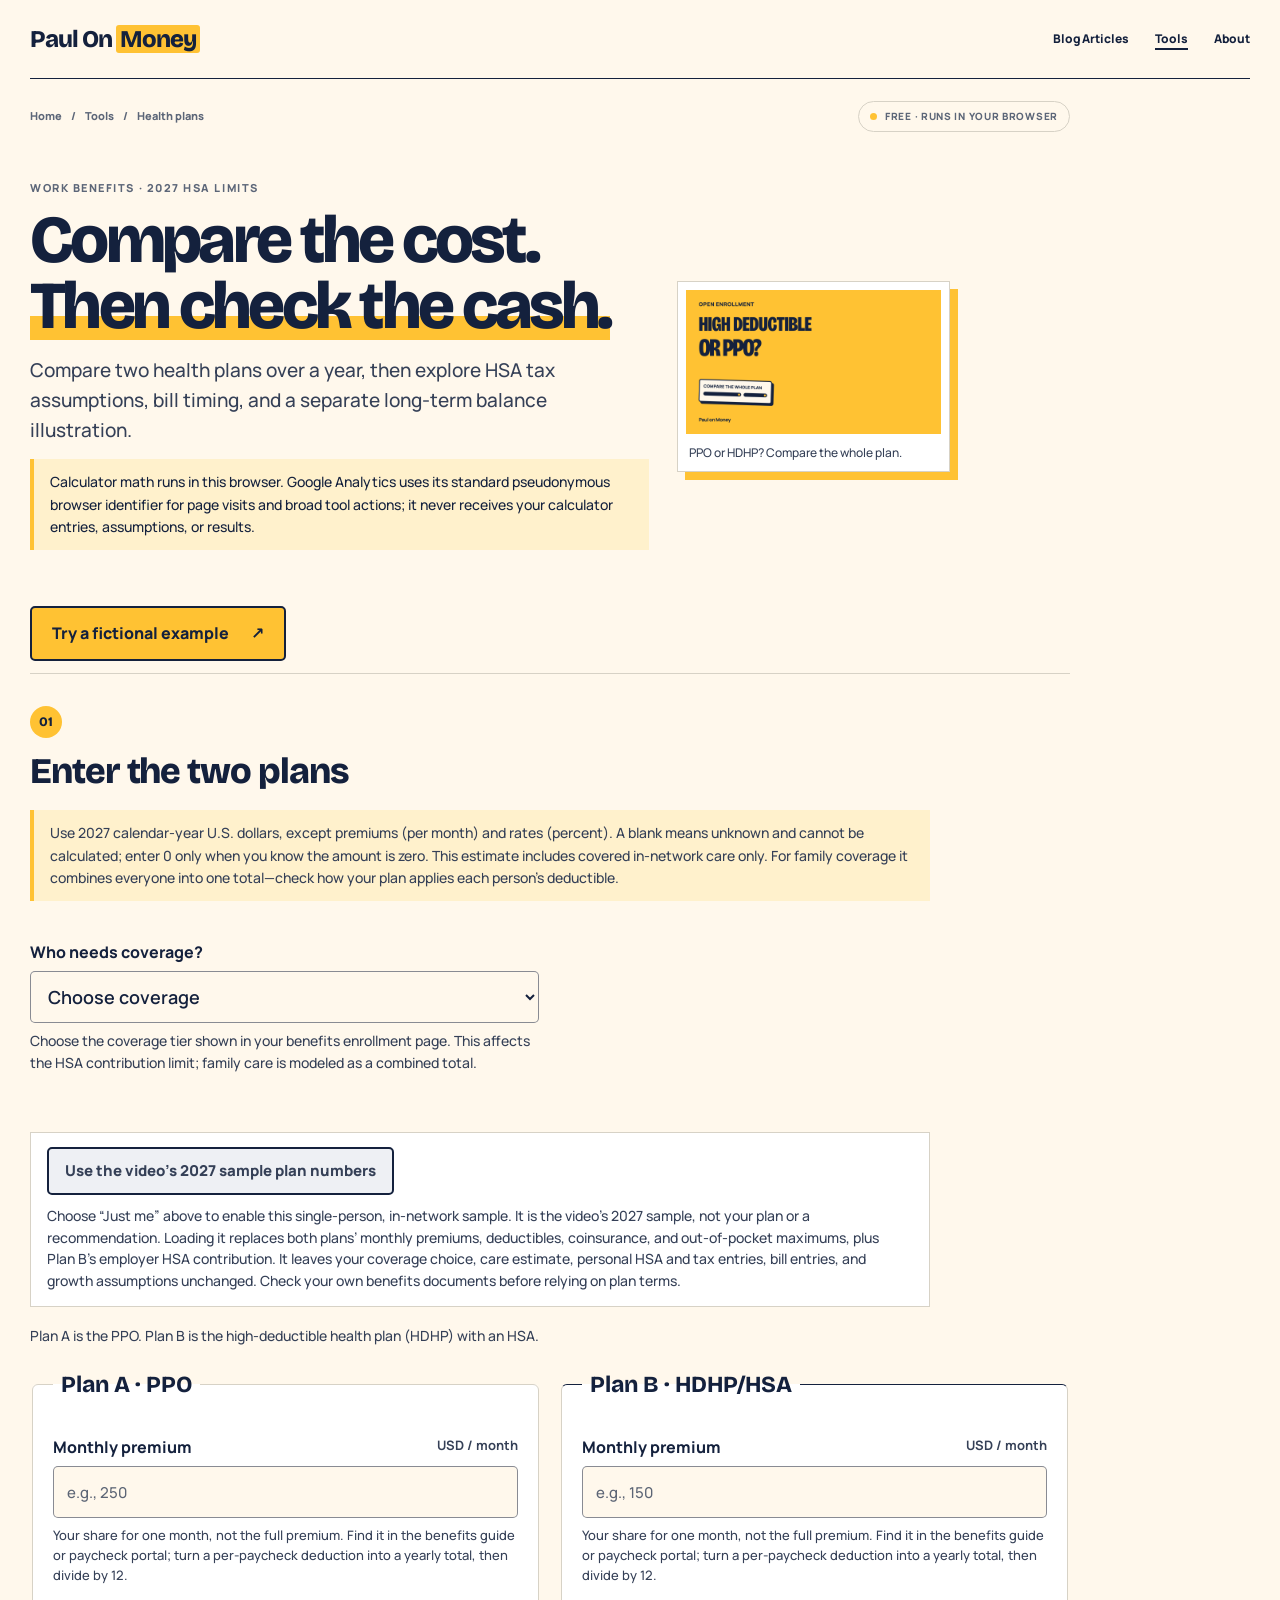
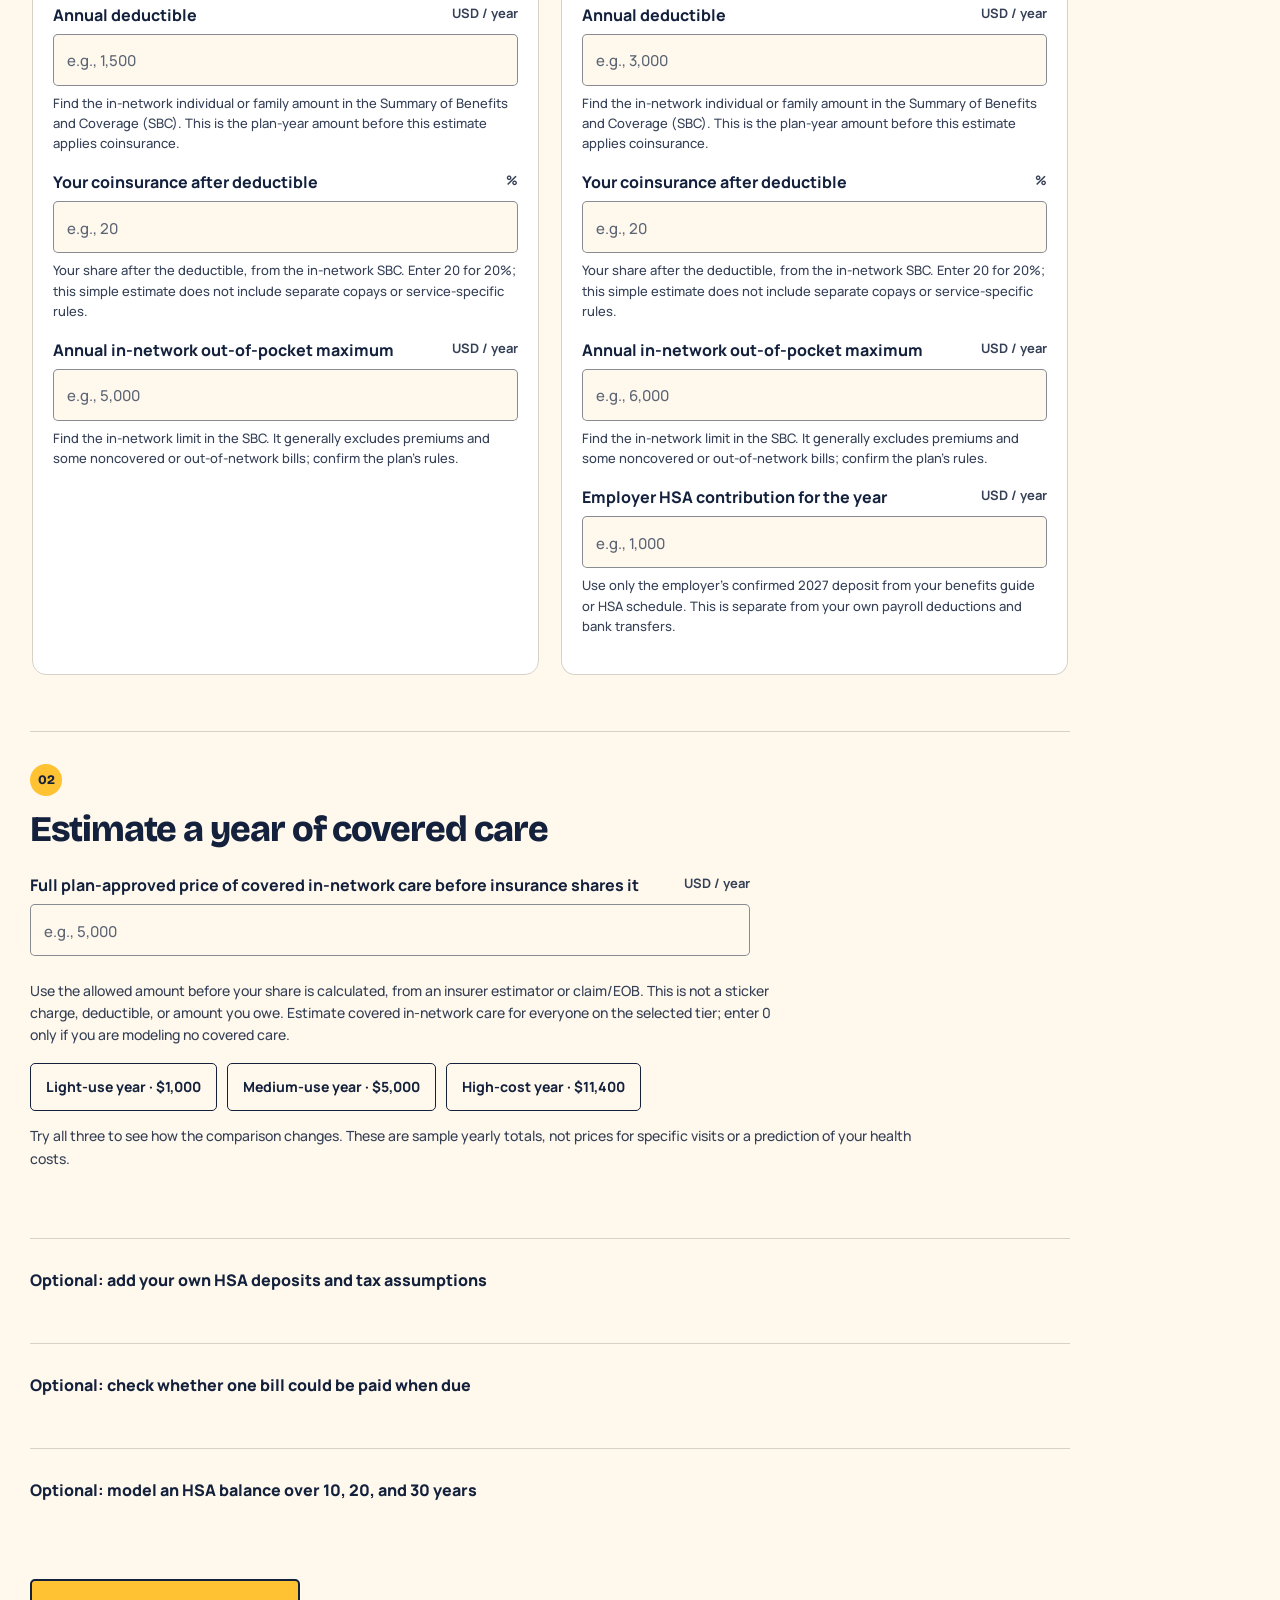
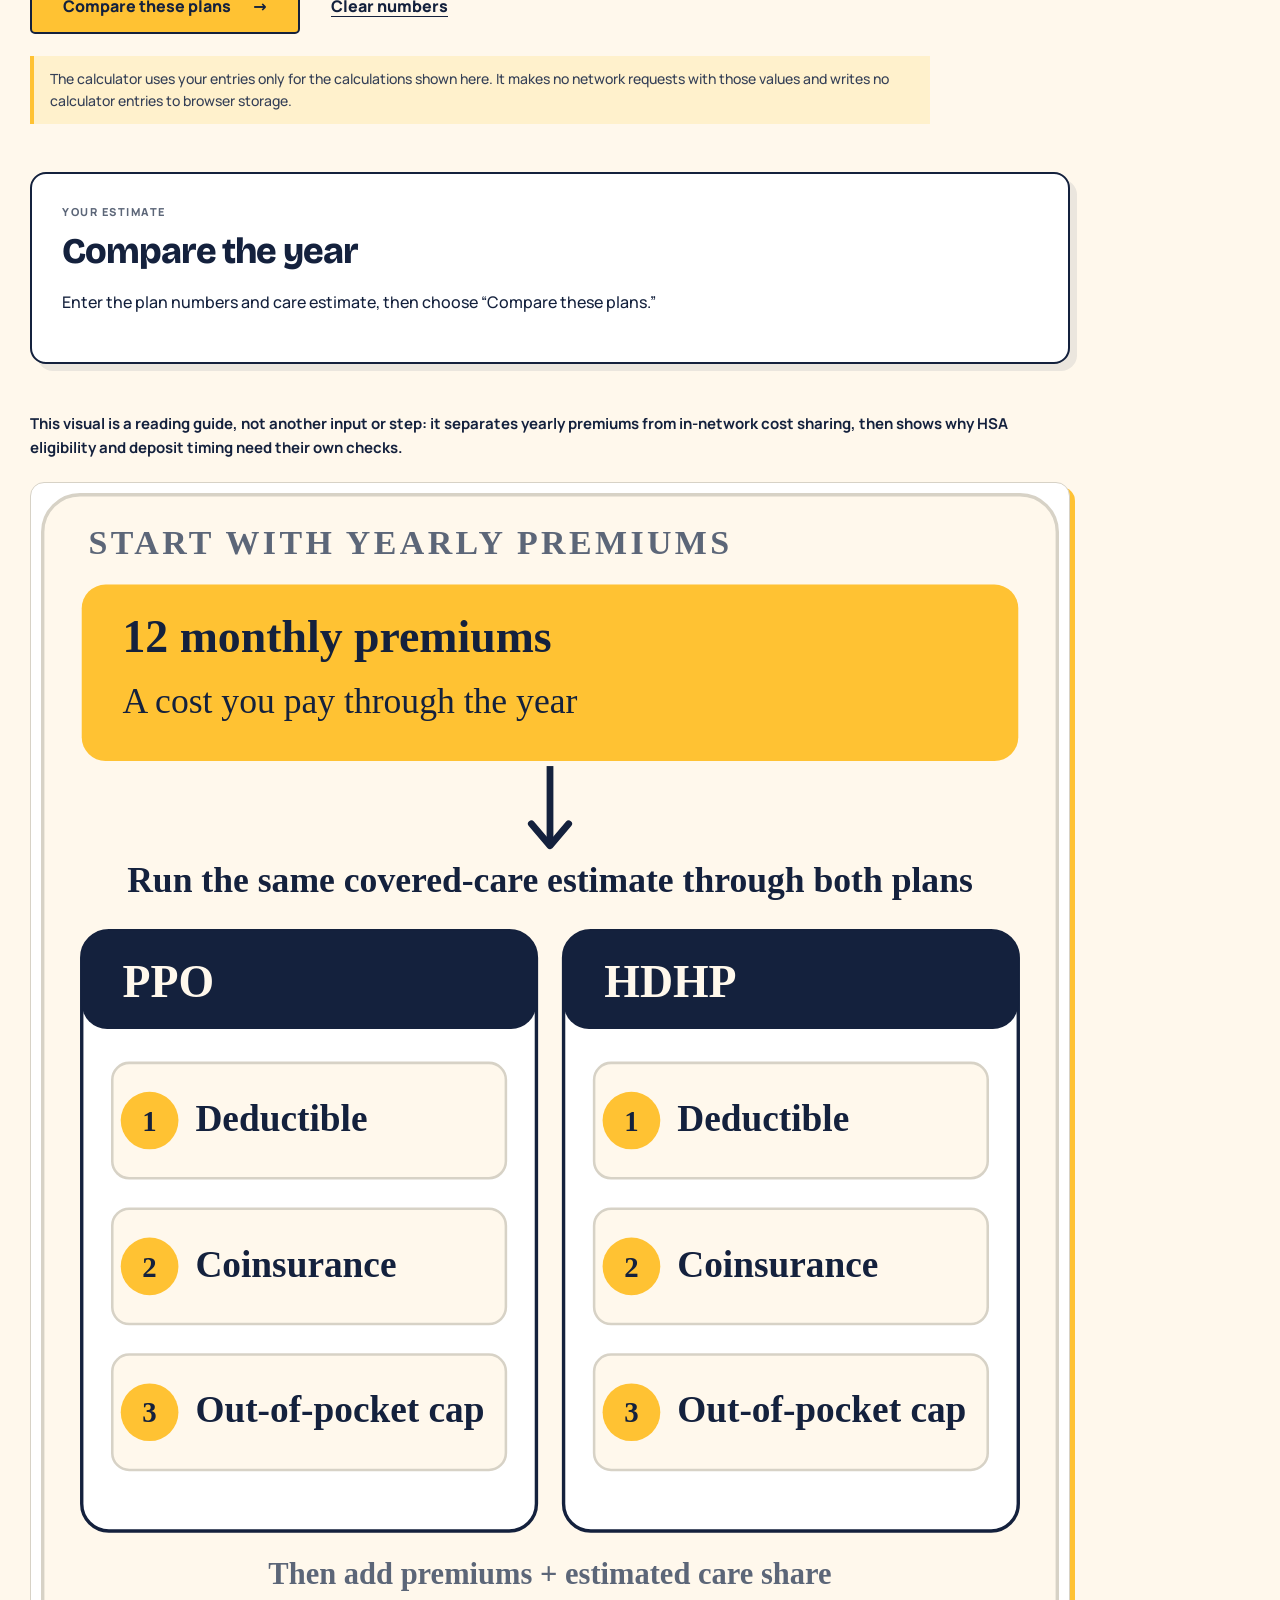
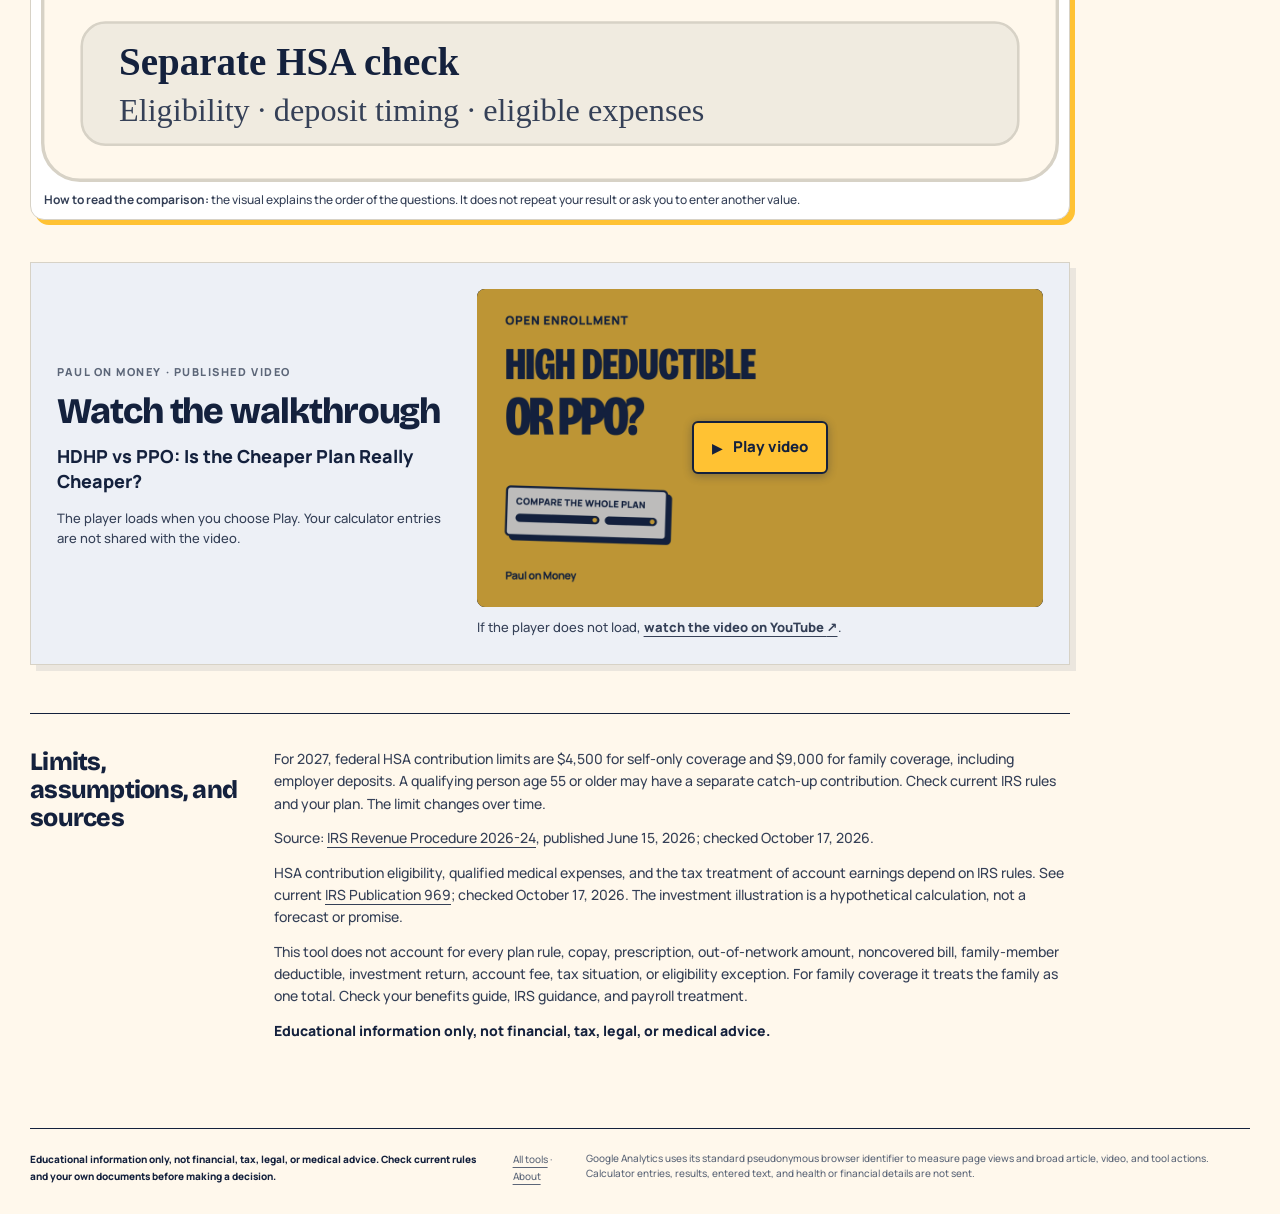
<file: tools/health-plan-comparison/index.html>
<!doctype html>
<html lang="en">
<head>
  <meta charset="utf-8">
  <meta name="viewport" content="width=device-width, initial-scale=1">
  <meta name="color-scheme" content="light">
  <title>PPO vs. HDHP/HSA calculator | Paul On Money</title>
  <meta name="description" content="Compare an employer PPO and high-deductible health plan with an HSA using your premiums, plan-approved in-network care, HSA deposits, and bill timing.">
  <link rel="canonical" href="https://paulonmoney.com/tools/health-plan-comparison/">
  <link rel="stylesheet" href="/site.css">
  <link rel="stylesheet" href="/calculator.css?v=b4f390350330">
  <script type="module" src="/calculator-app.mjs?v=807c08c2fee6"></script>
  <link rel="icon" type="image/svg+xml" href="/assets/favicon.svg">
  <meta property="og:type" content="website"><meta property="og:site_name" content="Paul On Money"><meta property="og:title" content="PPO vs. HDHP/HSA calculator | Paul On Money"><meta property="og:description" content="Compare an employer PPO and high-deductible health plan with an HSA using your premiums, plan-approved in-network care, HSA deposits, and bill timing."><meta property="og:url" content="https://paulonmoney.com/tools/health-plan-comparison/"><meta property="og:image" content="https://paulonmoney.com/assets/health-plan-cover.png"><meta property="og:image:alt" content="Illustration of a person weighing the costs of a high-deductible health plan and a PPO"><meta property="og:image:type" content="image/png"><meta property="og:image:width" content="1280"><meta property="og:image:height" content="720"><meta name="twitter:card" content="summary_large_image"><meta name="twitter:title" content="PPO vs. HDHP/HSA calculator | Paul On Money"><meta name="twitter:description" content="Compare an employer PPO and high-deductible health plan with an HSA using your premiums, plan-approved in-network care, HSA deposits, and bill timing."><meta name="twitter:image" content="https://paulonmoney.com/assets/health-plan-cover.png"><meta name="twitter:image:alt" content="Illustration of a person weighing the costs of a high-deductible health plan and a PPO">
  <script type="application/ld+json">{"@context":"https://schema.org","@graph":[{"@type":"Organization","@id":"https://paulonmoney.com/#organization","name":"Paul On Money","url":"https://paulonmoney.com/"},{"@type":"BreadcrumbList","@id":"https://paulonmoney.com/tools/health-plan-comparison/#breadcrumb","itemListElement":[{"@type":"ListItem","position":1,"name":"Home","item":"https://paulonmoney.com/"},{"@type":"ListItem","position":2,"name":"Tools","item":"https://paulonmoney.com/tools/"},{"@type":"ListItem","position":3,"name":"Health plans","item":"https://paulonmoney.com/tools/health-plan-comparison/"}]},{"@type":"WebApplication","@id":"https://paulonmoney.com/tools/health-plan-comparison/#application","name":"PPO vs. HDHP/HSA calculator","description":"Compare an employer PPO and high-deductible health plan with an HSA using your premiums, plan-approved in-network care, HSA deposits, and bill timing.","url":"https://paulonmoney.com/tools/health-plan-comparison/","applicationCategory":"FinanceApplication","operatingSystem":"Any","isAccessibleForFree":true,"publisher":{"@id":"https://paulonmoney.com/#organization"}},{"@type":"WebPage","@id":"https://paulonmoney.com/tools/health-plan-comparison/#webpage","url":"https://paulonmoney.com/tools/health-plan-comparison/","name":"PPO vs. HDHP/HSA calculator | Paul On Money","description":"Compare an employer PPO and high-deductible health plan with an HSA using your premiums, plan-approved in-network care, HSA deposits, and bill timing.","inLanguage":"en","isPartOf":{"@id":"https://paulonmoney.com/#website"},"publisher":{"@id":"https://paulonmoney.com/#organization"},"breadcrumb":{"@id":"https://paulonmoney.com/tools/health-plan-comparison/#breadcrumb"},"mainEntity":{"@id":"https://paulonmoney.com/tools/health-plan-comparison/#application"}}]}</script>
  <script type="module" src="/analytics.mjs?v=8910d92dfe8b"></script>
</head>
<body data-page-id="health-plan-comparison" data-page-label="PPO vs. HDHP/HSA comparison tool">
  <a class="skip" href="#main">Skip to content</a>
  <div class="shell">
    <header class="topbar"><div class="topbar-inner">
      <a class="wordmark" href="/" aria-label="Paul On Money home">Paul On <em>Money</em></a>
      <nav class="nav" aria-label="Main navigation"><a href="/articles/">Blog Articles</a><a href="/tools/" aria-current="page">Tools</a><a href="/about/">About</a></nav>
    </div></header>
    <main id="main" class="calculator-page">
      <div class="page-head"><div class="breadcrumb"><a href="/">Home</a><span aria-hidden="true">/</span><a href="/tools/">Tools</a><span aria-hidden="true">/</span><span>Health plans</span></div><span class="status">Free · runs in your browser</span></div>
      <header class="tool-intro"><div class="tool-hero-art">
        <div><p class="eyebrow">Work benefits · 2027 HSA limits</p><h1>Compare the cost.<br><span class="marker">Then check the cash.</span></h1><p class="lede">Compare two health plans over a year, then explore HSA tax assumptions, bill timing, and a separate long-term balance illustration.</p>
          <p class="privacy-line">Calculator math runs in this browser. Google Analytics uses its standard pseudonymous browser identifier for page visits and broad tool actions; it never receives your calculator entries, assumptions, or results.</p>
        </div>
        <figure><img src="/assets/health-plan-cover.png" width="1280" height="720" fetchpriority="high" decoding="async" alt="Illustration of a person weighing the costs of a high-deductible health plan and a PPO"><figcaption>PPO or HDHP? Compare the whole plan.</figcaption></figure>
      </div></header>

      <button id="try-example" class="button example-button" type="button">Try a fictional example <span aria-hidden="true">↗</span></button>
      <p id="example-status" class="example-callout" role="status" aria-live="polite" hidden>Fictional example loaded. These amounts are made up, not your plan. Edit any number to use your own assumptions, or choose Clear numbers to start over.</p>

      <form id="calculator" novalidate autocomplete="off">
        <section class="calc-step" aria-labelledby="plan-heading">
          <p class="step-index">01</p><h2 id="plan-heading">Enter the two plans</h2>
          <p class="helper global-guide">Use 2027 calendar-year U.S. dollars, except premiums (per month) and rates (percent). A blank means unknown and cannot be calculated; enter 0 only when you know the amount is zero. This estimate includes covered in-network care only. For family coverage it combines everyone into one total—check how your plan applies each person's deductible.</p>
          <input id="network" type="hidden" value="in">
          <div class="fields fields-two">
            <label for="tier">Who needs coverage?
              <select id="tier" aria-describedby="tier-help"><option value="">Choose coverage</option><option value="employee_only">Just me</option><option value="spouse">Me and my spouse</option><option value="children">Me and my children</option><option value="family">My family</option></select>
              <small class="field-help" id="tier-help">Choose the coverage tier shown in your benefits enrollment page. This affects the HSA contribution limit; family care is modeled as a combined total.</small>
            </label>
          </div>
          <div class="video-plan-sample">
            <button id="load-video-plan-sample" class="video-plan-sample-button" type="button" disabled>Use the video’s 2027 sample plan numbers</button>
            <p class="field-help">Choose “Just me” above to enable this single-person, in-network sample. It is the video’s 2027 sample, not your plan or a recommendation. Loading it replaces both plans’ monthly premiums, deductibles, coinsurance, and out-of-pocket maximums, plus Plan B’s employer HSA contribution. It leaves your coverage choice, care estimate, personal HSA and tax entries, bill entries, and growth assumptions unchanged. Check your own benefits documents before relying on plan terms.</p>
            <p id="video-plan-sample-status" class="example-callout" role="status" aria-live="polite" hidden></p>
          </div>
          <p class="helper">Plan A is the PPO. Plan B is the high-deductible health plan (HDHP) with an HSA.</p>
          <div class="plan-cards">
            <fieldset><legend>Plan A · PPO</legend>
              <label for="A-monthly">Monthly premium <span>USD / month</span><input id="A-monthly" type="number" min="0" step="any" inputmode="decimal" placeholder="e.g., 250" aria-describedby="A-monthly-help"><small class="field-help" id="A-monthly-help">Your share for one month, not the full premium. Find it in the benefits guide or paycheck portal; turn a per-paycheck deduction into a yearly total, then divide by 12.</small></label>
              <label for="A-deductible">Annual deductible <span>USD / year</span><input id="A-deductible" type="number" min="0" step="any" inputmode="decimal" placeholder="e.g., 1,500" aria-describedby="A-deductible-help"><small class="field-help" id="A-deductible-help">Find the in-network individual or family amount in the Summary of Benefits and Coverage (SBC). This is the plan-year amount before this estimate applies coinsurance.</small></label>
              <label for="A-coinsurance">Your coinsurance after deductible <span>%</span><input id="A-coinsurance" type="number" min="0" max="100" step="any" inputmode="decimal" placeholder="e.g., 20" aria-describedby="A-coinsurance-help"><small class="field-help" id="A-coinsurance-help">Your share after the deductible, from the in-network SBC. Enter 20 for 20%; this simple estimate does not include separate copays or service-specific rules.</small></label>
              <label for="A-maximum">Annual in-network out-of-pocket maximum <span>USD / year</span><input id="A-maximum" type="number" min="0" step="any" inputmode="decimal" placeholder="e.g., 5,000" aria-describedby="A-maximum-help"><small class="field-help" id="A-maximum-help">Find the in-network limit in the SBC. It generally excludes premiums and some noncovered or out-of-network bills; confirm the plan's rules.</small></label>
            </fieldset>
            <fieldset><legend>Plan B · HDHP/HSA</legend>
              <label for="B-monthly">Monthly premium <span>USD / month</span><input id="B-monthly" type="number" min="0" step="any" inputmode="decimal" placeholder="e.g., 150" aria-describedby="B-monthly-help"><small class="field-help" id="B-monthly-help">Your share for one month, not the full premium. Find it in the benefits guide or paycheck portal; turn a per-paycheck deduction into a yearly total, then divide by 12.</small></label>
              <label for="B-deductible">Annual deductible <span>USD / year</span><input id="B-deductible" type="number" min="0" step="any" inputmode="decimal" placeholder="e.g., 3,000" aria-describedby="B-deductible-help"><small class="field-help" id="B-deductible-help">Find the in-network individual or family amount in the Summary of Benefits and Coverage (SBC). This is the plan-year amount before this estimate applies coinsurance.</small></label>
              <label for="B-coinsurance">Your coinsurance after deductible <span>%</span><input id="B-coinsurance" type="number" min="0" max="100" step="any" inputmode="decimal" placeholder="e.g., 20" aria-describedby="B-coinsurance-help"><small class="field-help" id="B-coinsurance-help">Your share after the deductible, from the in-network SBC. Enter 20 for 20%; this simple estimate does not include separate copays or service-specific rules.</small></label>
              <label for="B-maximum">Annual in-network out-of-pocket maximum <span>USD / year</span><input id="B-maximum" type="number" min="0" step="any" inputmode="decimal" placeholder="e.g., 6,000" aria-describedby="B-maximum-help"><small class="field-help" id="B-maximum-help">Find the in-network limit in the SBC. It generally excludes premiums and some noncovered or out-of-network bills; confirm the plan's rules.</small></label>
              <label for="B-employer">Employer HSA contribution for the year <span>USD / year</span><input id="B-employer" type="number" min="0" step="any" inputmode="decimal" placeholder="e.g., 1,000" aria-describedby="B-employer-help"><small class="field-help" id="B-employer-help">Use only the employer's confirmed 2027 deposit from your benefits guide or HSA schedule. This is separate from your own payroll deductions and bank transfers.</small></label>
            </fieldset>
          </div>
        </section>

        <section class="calc-step" aria-labelledby="care-heading">
          <p class="step-index">02</p><h2 id="care-heading">Estimate a year of covered care</h2>
          <label class="wide-field" for="allowed">Full plan-approved price of covered in-network care before insurance shares it <span>USD / year</span><input id="allowed" type="number" min="0" step="any" inputmode="decimal" placeholder="e.g., 5,000" aria-describedby="allowed-help"></label>
          <small id="allowed-help" class="field-help">Use the allowed amount before your share is calculated, from an insurer estimator or claim/EOB. This is not a sticker charge, deductible, or amount you owe. Estimate covered in-network care for everyone on the selected tier; enter 0 only if you are modeling no covered care.</small>
          <div class="care-scenario-buttons" role="group" aria-label="Sample yearly covered-care scenarios">
            <button id="care-scenario-light" class="care-scenario-button" type="button" data-care-scenario="1000" aria-pressed="false">Light-use year · $1,000</button>
            <button id="care-scenario-medium" class="care-scenario-button" type="button" data-care-scenario="5000" aria-pressed="false">Medium-use year · $5,000</button>
            <button id="care-scenario-high" class="care-scenario-button" type="button" data-care-scenario="11400" aria-pressed="false">High-cost year · $11,400</button>
          </div>
          <p class="helper">Try all three to see how the comparison changes. These are sample yearly totals, not prices for specific visits or a prediction of your health costs.</p>
        </section>

        <details class="optional" id="hsa-details"><summary>Optional: add your own HSA deposits and tax assumptions</summary>
          <p>Employer HSA money and your own deposits are separate. Your deposits remain your money; this comparison does not count them as another medical expense.</p>
          <label class="checkbox" for="eligible"><input id="eligible" type="checkbox" aria-describedby="eligible-help"> I confirmed I can contribute to an HSA for all of 2027.</label>
          <small id="eligible-help" class="field-help">Check the plan and IRS rules. An HDHP label alone is not enough; other coverage, Medicare, dependent status, and eligibility by month can matter. This tool handles full-year eligibility only.</small>
          <div class="fields fields-two" id="hsa-fields" hidden>
            <label for="payrollEmployee">My yearly HSA deposits through payroll <span>USD / year</span><input id="payrollEmployee" type="number" min="0" step="any" inputmode="decimal" placeholder="e.g., 2,000" aria-describedby="payrollEmployee-help"><small class="field-help" id="payrollEmployee-help">Your own paycheck HSA deposits for calendar year 2027 from your benefits election/payroll portal. Do not include monthly insurance premiums or employer deposits.</small></label>
            <label for="directEmployee">My yearly HSA deposits from my bank account <span>USD / year</span><input id="directEmployee" type="number" min="0" step="any" inputmode="decimal" placeholder="e.g., 500" aria-describedby="directEmployee-help"><small class="field-help" id="directEmployee-help">Your own planned direct transfers for calendar year 2027, separate from payroll and employer money. Use the HSA account records or your planned amount.</small></label>
            <label for="starting">HSA balance available at the start of the year <span>USD</span><input id="starting" type="number" min="0" step="any" inputmode="decimal" placeholder="e.g., 750" aria-describedby="starting-help"><small class="field-help" id="starting-help">Use the balance available at the start of 2027 from your HSA provider. This is already-held money, not a new contribution.</small></label>
            <label for="catchUp">Additional age-55 contribution limit, if confirmed <span>USD / year</span><input id="catchUp" type="number" min="0" max="1000" step="any" inputmode="decimal" placeholder="e.g., 1,000 or 0" aria-describedby="catchUp-help"><small class="field-help" id="catchUp-help">This is extra contribution room, not a deposit. Check current IRS rules and your eligibility; enter 0 if it does not apply.</small></label>
            <label class="checkbox field-span" for="catchUpEligible"><input id="catchUpEligible" type="checkbox" aria-describedby="catchUpEligible-help"> I confirmed I qualify for the age-55 catch-up limit entered above.</label>
            <small id="catchUpEligible-help" class="field-help field-span">Check the HSA owner's age and current IRS rules before counting the additional limit.</small>
          </div>
          <div id="tax-option" hidden>
            <label class="checkbox" for="taxEnabled"><input id="taxEnabled" type="checkbox" aria-describedby="taxEnabled-help"> Include an optional estimate of tax savings on my own HSA deposits.</label>
            <small id="taxEnabled-help" class="field-help">Turn this on only if you have reasonable estimates for the rates below. It is separate from, and does not duplicate, the employer contribution.</small>
            <div class="fields fields-three" id="tax-fields" hidden>
              <label for="federal">Estimated federal marginal income-tax rate <span>%</span><input id="federal" type="number" min="0" max="100" step="any" inputmode="decimal" placeholder="e.g., 22" aria-describedby="federal-help"><small class="field-help" id="federal-help">Use a planning estimate based on taxable income and filing status, not paycheck withholding. Check current IRS brackets or ask a tax professional.</small></label>
              <label for="state">Estimated state income-tax rate saved with an HSA <span>%</span><input id="state" type="number" min="0" max="100" step="any" inputmode="decimal" placeholder="e.g., 0 or 5" aria-describedby="state-help"><small class="field-help" id="state-help">State treatment varies. Check your state's tax department or preparer; enter 0 only if no state benefit applies.</small></label>
              <label for="payroll">Estimated payroll-tax rate on eligible paycheck deposits <span>%</span><input id="payroll" type="number" min="0" max="100" step="any" inputmode="decimal" placeholder="e.g., 7.65" aria-describedby="payroll-help"><small class="field-help" id="payroll-help">Ask payroll whether your HSA paycheck deposits avoid Social Security/Medicare tax and which rate applies. This rate is used only on payroll deposits.</small></label>
            </div>
          </div>
          <p class="helper">The estimate uses the rates you enter. Actual tax treatment depends on your situation and may differ; leave it off if uncertain.</p>
        </details>

        <details class="optional" id="bill-details"><summary>Optional: check whether one bill could be paid when due</summary>
          <p>This is a cash-timing check, separate from the annual estimate. Count only money available by the bill's due date.</p>
          <label class="checkbox" for="billEnabled"><input id="billEnabled" type="checkbox" aria-describedby="billEnabled-help"> Check one bill using money available by its due date.</label>
          <small id="billEnabled-help" class="field-help">Use the bill after insurance has processed it. This check does not change the annual care estimate.</small>
          <div class="fields fields-two" id="bill-fields" hidden>
            <label for="billDate">Bill due date in 2027<input id="billDate" type="date" min="2027-01-01" max="2027-12-31" aria-describedby="billDate-help"><small class="field-help" id="billDate-help">Use the due date shown on the statement for a bill incurred in 2027.</small></label>
            <label for="bill">Amount you would owe under Plan B <span>USD</span><input id="bill" type="number" min="0" step="any" inputmode="decimal" placeholder="e.g., 1,900" aria-describedby="bill-help"><small class="field-help" id="bill-help">Use your amount due after insurance from the EOB or provider statement, not the original sticker charge.</small></label>
            <label for="bill-qualified">Amount of this bill eligible for HSA payment <span>USD</span><input id="bill-qualified" type="number" min="0" step="any" inputmode="decimal" placeholder="e.g., 1,900 or 0" aria-describedby="bill-qualified-help"><small class="field-help" id="bill-qualified-help">Use only expenses that meet current IRS qualified-medical-expense rules, incurred after the HSA was established; check IRS Publication 969.</small></label>
            <label for="bill-planned">Amount you plan to pay from the HSA <span>USD</span><input id="bill-planned" type="number" min="0" step="any" inputmode="decimal" placeholder="e.g., 1,000" aria-describedby="bill-planned-help"><small class="field-help" id="bill-planned-help">Your planned HSA payment for this bill. It cannot exceed the bill, eligible amount, or funds available by the due date.</small></label>
            <label for="bill-available">HSA money available by the due date <span>USD</span><input id="bill-available" type="number" min="0" step="any" inputmode="decimal" placeholder="e.g., 1,250" aria-describedby="bill-available-help"><small class="field-help" id="bill-available-help">Use the HSA provider's current balance plus deposits confirmed to arrive by that date. Leave out later deposits.</small></label>
            <label for="bill-outsideCash">Other savings available by then <span>USD</span><input id="bill-outsideCash" type="number" min="0" step="any" inputmode="decimal" placeholder="e.g., 500 or 0" aria-describedby="bill-outsideCash-help"><small class="field-help" id="bill-outsideCash-help">Count only cash you could use by the due date, excluding emergency money you want to keep protected.</small></label>
          </div>
        </details>

        <details class="optional" id="growth-details"><summary>Optional: model an HSA balance over 10, 20, and 30 years</summary>
          <p>This is a separate illustration, not part of the yearly plan-cost estimate. Use money you could actually leave invested after paying medical costs. This field does not check contribution limits: compare total deposits from all sources with current IRS limits and your eligibility; future limits and eligibility can change. Starting balance is already in the account and is not a new contribution.</p>
          <div class="fields fields-three" id="growth-fields">
            <label for="growth-starting">Starting HSA money already invested <span>USD</span><input id="growth-starting" type="number" min="0" step="any" inputmode="decimal" placeholder="e.g., 0" aria-describedby="growth-starting-help"><small class="field-help" id="growth-starting-help">Use the amount currently invested, not cash you need for near-term bills. Check the HSA provider's account view.</small></label>
            <label for="growth-contribution">New HSA money left invested each year <span>USD / year</span><input id="growth-contribution" type="number" min="0" step="any" inputmode="decimal" placeholder="e.g., 1,000" aria-describedby="growth-contribution-help"><small class="field-help" id="growth-contribution-help">Estimate deposits from your benefits election/payroll portal and employer HSA policy, then subtract money spent on care. Do not count the same dollar more than once.</small></label>
            <label for="growth-returnRate">Assumed yearly investment return before fund fees <span>%</span><input id="growth-returnRate" type="number" step="any" inputmode="decimal" value="0" placeholder="e.g., 5 or -5" aria-describedby="growth-returnRate-help"><small class="field-help" id="growth-returnRate-help">Choose a hypothetical rate for exploration, not a forecast. Published fund returns may already include fund expenses; check before subtracting them again. Investments can lose value; use a negative number to explore a loss case.</small></label>
            <div class="growth-return-presets" role="group" aria-label="Illustrative annual return assumptions">
              <button id="growth-return-5" class="growth-return-button" type="button" data-growth-return-rate="5" aria-pressed="false">5% · lower-return example</button>
              <button id="growth-return-7" class="growth-return-button" type="button" data-growth-return-rate="7" aria-pressed="false">7% · Investor.gov reference</button>
              <button id="growth-return-10" class="growth-return-button" type="button" data-growth-return-rate="10" aria-pressed="false">10% · historical-market reference</button>
            </div>
            <p class="field-help growth-return-note">These are illustrative assumptions, not recommended or guaranteed returns. You can enter another rate, including a negative return.</p>
            <label for="growth-fundExpenseRate">Fund expense ratio per year <span>%</span><input id="growth-fundExpenseRate" type="number" min="0" step="any" inputmode="decimal" placeholder="e.g., 0.05" aria-describedby="growth-fundExpenseRate-help"><small class="field-help" id="growth-fundExpenseRate-help">Find the fund's annual expense ratio in the HSA investment menu or fund prospectus.</small></label>
            <label for="growth-adminRate">Percentage account fee per year <span>%</span><input id="growth-adminRate" type="number" min="0" step="any" inputmode="decimal" placeholder="e.g., 0.25" aria-describedby="growth-adminRate-help"><small class="field-help" id="growth-adminRate-help">Check the provider's investment-fee schedule. Enter 0 only if you know there is no percentage-based fee. This is separate from the fund expense ratio.</small></label>
            <label for="growth-adminCap">Annual cap on the percentage fee <span>USD / year</span><input id="growth-adminCap" type="number" min="0" step="any" inputmode="decimal" placeholder="e.g., 100" aria-describedby="growth-adminCap-help"><small class="field-help" id="growth-adminCap-help">Enter the percentage fee's annual dollar cap from the provider schedule. If there is no cap, select the box below instead of entering 0.</small></label>
            <label class="checkbox" for="growth-adminUncapped"><input id="growth-adminUncapped" type="checkbox" aria-describedby="growth-adminUncapped-help"> The percentage fee has no annual dollar cap</label><small class="field-help" id="growth-adminUncapped-help">Select only when the provider schedule confirms there is no annual cap. This makes the cap field unnecessary.</small>
            <label for="growth-adminFlatFee">Fixed account fee per year <span>USD / year</span><input id="growth-adminFlatFee" type="number" min="0" step="any" inputmode="decimal" placeholder="e.g., 60" aria-describedby="growth-adminFlatFee-help"><small class="field-help" id="growth-adminFlatFee-help">Find fixed fees in the provider's fee schedule. For a monthly fee, multiply by 12; enter 0 only if there is no fixed account fee.</small></label>
          </div>
          <button id="project-growth" class="button secondary-button" type="button">Update HSA projection</button>
          <p class="helper">This model repeats the entered annual amount unchanged, assumes deposits arrive at year-end, keeps the return constant, and assumes no withdrawals or inflation. It assumes account fees come from the invested balance and counts only fees the balance can cover; fees you pay separately from cash are not modeled. It does not assume you keep the same health plan or remain eligible for contributions for 30 years. Use your benefits guide and current IRS rules.</p>
        </details>

        <div id="errors" class="error-summary" tabindex="-1" role="alert" hidden></div>
        <button class="button calculate-button" type="submit">Compare these plans <span aria-hidden="true">→</span></button>
        <button class="reset-button" type="reset">Clear numbers</button>
        <p class="helper privacy-line">The calculator uses your entries only for the calculations shown here. It makes no network requests with those values and writes no calculator entries to browser storage.</p>
      </form>

      <section class="result" aria-labelledby="result-heading">
        <p class="eyebrow">Your estimate</p><h2 id="result-heading" tabindex="-1">Compare the year</h2>
        <p id="result-empty">Enter the plan numbers and care estimate, then choose “Compare these plans.”</p>
        <div id="result-output" hidden>
          <p class="result-summary" id="comparison" role="status" aria-live="polite" aria-atomic="true"></p><p class="decision-checks">Before choosing, check that the doctors and facilities you use are in-network, how prescriptions and visits are covered, whether you could handle the bill before savings build up, and the HSA's eligibility and investment fees. The lower cost estimate alone does not decide plan fit.</p>
          <div class="result-cards"><div><span>Plan A · PPO estimated net yearly cost</span><strong id="cost-A"></strong></div><div><span>Plan B · HDHP/HSA estimated net yearly cost</span><strong id="cost-B"></strong></div></div>
          <section class="visual-result" aria-labelledby="annual-chart-heading"><h3 id="annual-chart-heading">Annual cost comparison</h3><p>Both bars use the same zero-centered scale; values below zero remain visible as negative.</p><div id="annual-chart" class="chart-bars centered-chart" role="img" aria-label="Annual net cost comparison will appear after calculation"></div><p id="annual-chart-scale" class="chart-scale"></p>
            <div class="table-scroll"><table><caption>What is included in each yearly estimate</caption><thead><tr><th scope="col">Amount</th><th scope="col">Plan A · PPO</th><th scope="col">Plan B · HDHP/HSA</th></tr></thead><tbody>
              <tr><th scope="row">12 monthly premiums</th><td id="premium-A"></td><td id="premium-B"></td></tr>
              <tr><th scope="row">Estimated covered-care share</th><td id="care-A"></td><td id="care-B"></td></tr>
              <tr><th scope="row">Employer HSA contribution (subtracted once)</th><td id="employer-A"></td><td id="employer-B"></td></tr>
              <tr><th scope="row">Estimated tax savings on your deposits (subtracted once)</th><td id="tax-A"></td><td id="tax-B"></td></tr>
              <tr class="emphasis"><th scope="row">Estimated net yearly cost</th><td id="net-A"></td><td id="net-B"></td></tr>
            </tbody></table></div>
            <p class="chart-caption">Your own HSA deposits are not treated as a medical expense. Employer HSA money and any tax estimate are shown as separate offsets; do not add those same amounts again.</p>
          </section>
          <p id="premium-difference"></p><p id="hsa-summary"></p><p id="tax-summary"></p>
          <section class="visual-result tax-result" aria-labelledby="tax-chart-heading"><h3 id="tax-chart-heading">Tax estimate breakdown</h3><p id="tax-chart-empty">No tax estimate is included. Open the optional tax assumptions and enter rates if you want to explore this.</p><div id="tax-chart-wrap" hidden><p>The estimate shown here is already included once in Plan B above. It is not an extra discount to add again.</p><div id="tax-chart" class="chart-bars" role="img" aria-label="Estimated tax savings by tax category will appear here"></div><p id="tax-chart-scale" class="chart-scale"></p><div class="table-scroll"><table><caption>Estimated savings from the rates you entered</caption><thead><tr><th scope="col">Tax category</th><th scope="col">Estimated amount</th></tr></thead><tbody><tr><th scope="row">Federal income tax</th><td id="tax-federal"></td></tr><tr><th scope="row">State income tax</th><td id="tax-state"></td></tr><tr><th scope="row">Payroll tax on eligible paycheck deposits</th><td id="tax-payroll"></td></tr><tr class="emphasis"><th scope="row">Estimated total</th><td id="tax-total"></td></tr></tbody></table></div></div></section>
          <p id="warning" class="result-warning"></p>
          <details><summary>How the estimate is calculated</summary><p>Estimated net yearly cost = 12 monthly premiums + your estimated share of entered covered care − employer HSA deposits − (only when enabled) estimated tax savings on your own HSA deposits. The cost share uses the entered deductible, coinsurance, and out-of-pocket maximum. It is a simplified estimate, not an enrollment recommendation.</p><p>The HSA projection below is separate. It does not change the yearly result, and its ending balance is not another discount to subtract from that result.</p></details>
          <div id="bill-result" class="bill-result" hidden><h3>Bill timing check</h3><p id="bill-summary"></p></div>

          <section id="growth-result" class="visual-result growth-result" aria-labelledby="growth-chart-heading" hidden>
            <h3 id="growth-chart-heading" tabindex="-1">HSA balance illustration · 10, 20, and 30 years</h3>
            <p id="growth-net"></p>
            <div id="growth-chart" class="chart-bars growth-chart" role="img" aria-label="HSA principal and investment gain or loss at three time horizons"></div><p id="growth-chart-scale" class="chart-scale"></p>
            <div class="table-scroll"><table><caption>Estimated HSA balance under the entered assumptions</caption><thead><tr><th scope="col">Time</th><th scope="col">Deposited principal</th><th scope="col">Investment gain or loss after fees</th><th scope="col">Estimated account fees actually collected</th><th scope="col">Estimated ending balance</th></tr></thead><tbody id="growth-rows"></tbody></table></div>
            <p class="chart-caption">This is a hypothetical HSA account balance, not a comparison against investing with a PPO. You may be able to save or invest with either plan. Do not add this balance to the yearly estimate or subtract it as a plan discount. Returns can be negative; future limits, eligibility, fees, and care costs can change.</p>
          </section>
          <div id="growth-errors" class="error-summary" tabindex="-1" role="alert" hidden></div>
        </div>
      </section>

      <p class="chart-guide">This visual is a reading guide, not another input or step: it separates yearly premiums from in-network cost sharing, then shows why HSA eligibility and deposit timing need their own checks.</p>
      <figure class="comparison-figure"><img src="/assets/comparison-diagram.svg" width="600" height="760" loading="lazy" decoding="async" alt="A diagram of yearly premiums, deductible and coinsurance, out-of-pocket limits, and separate HSA eligibility and timing checks"><figcaption><strong>How to read the comparison:</strong> the visual explains the order of the questions. It does not repeat your result or ask you to enter another value.</figcaption></figure>

      <section id="walkthrough" class="walkthrough" aria-labelledby="walkthrough-heading">
        <div class="walkthrough-copy">
          <p class="eyebrow">Paul On Money · published video</p>
          <h2 id="walkthrough-heading">Watch the walkthrough</h2>
          <p class="walkthrough-title">HDHP vs PPO: Is the Cheaper Plan Really Cheaper?</p>
          <p class="walkthrough-note">The player loads when you choose Play. Your calculator entries are not shared with the video.</p>
        </div>
        <div class="walkthrough-media">
          <div class="walkthrough-frame">
            <button id="walkthrough-play" class="walkthrough-play" type="button" aria-label="Play video: HDHP vs PPO: Is the Cheaper Plan Really Cheaper?" aria-controls="walkthrough-player" data-video-id="ee2jsxj9HxE" data-video-title="HDHP vs PPO: Is the Cheaper Plan Really Cheaper?">
              <img src="/assets/health-plan-cover.png" alt="" loading="lazy" decoding="async">
              <span>Play video</span>
            </button>
            <div id="walkthrough-player" class="walkthrough-player"></div>
          </div>
          <p class="walkthrough-fallback">If the player does not load, <a href="https://www.youtube.com/watch?v=ee2jsxj9HxE" target="_blank" rel="noopener noreferrer">watch the video on YouTube <span aria-hidden="true">↗</span></a>.</p>
        </div>
      </section>

      <section class="sources"><h2>Limits, assumptions, and sources</h2><div>
        <p>For 2027, federal HSA contribution limits are $4,500 for self-only coverage and $9,000 for family coverage, including employer deposits. A qualifying person age 55 or older may have a separate catch-up contribution. Check current IRS rules and your plan. The limit changes over time.</p>
        <p>Source: <a href="https://www.irs.gov/pub/irs-drop/rp-26-24.pdf" target="_blank" rel="noopener noreferrer">IRS Revenue Procedure 2026-24</a>, published June 15, 2026; checked October 17, 2026.</p>
        <p>HSA contribution eligibility, qualified medical expenses, and the tax treatment of account earnings depend on IRS rules. See current <a href="https://www.irs.gov/publications/p969" target="_blank" rel="noopener noreferrer">IRS Publication 969</a>; checked October 17, 2026. The investment illustration is a hypothetical calculation, not a forecast or promise.</p>
        <p>This tool does not account for every plan rule, copay, prescription, out-of-network amount, noncovered bill, family-member deductible, investment return, account fee, tax situation, or eligibility exception. For family coverage it treats the family as one total. Check your benefits guide, IRS guidance, and payroll treatment.</p>
        <p class="disclaimer">Educational information only, not financial, tax, legal, or medical advice.</p>
      </div></section>
    </main>
    <footer class="foot"><div class="foot-inner"><p class="disclaimer">Educational information only, not financial, tax, legal, or medical advice. Check current rules and your own documents before making a decision.</p><p><a href="/tools/">All tools</a> · <a href="/about/">About</a></p><p class="usage-note">Google Analytics uses its standard pseudonymous browser identifier to measure page views and broad article, video, and tool actions. Calculator entries, results, entered text, and health or financial details are not sent.</p></div></footer>
  </div>
</body>
</html>
</file>
<file: site.css>
@font-face{font-family:Bricolage;src:url('/assets/bric.woff2') format('woff2');font-weight:100 900;font-display:swap}
@font-face{font-family:Manrope;src:url('/assets/manrope.woff2') format('woff2');font-weight:200 800;font-display:swap}
:root{--paper:#FFF8EC;--ink:#14213D;--sun:#FFC233;--line:#D7D2C6;--soft:#F0EBE0;--white:#fff;--blue:#E7EDF6;--muted:#5C6678;--max:1220px}
*{box-sizing:border-box}
html{scroll-behavior:smooth}
body{margin:0;background:var(--paper);color:var(--ink);font:500 16px/1.65 Manrope,system-ui,sans-serif}
a{color:inherit;text-underline-offset:4px}
button,input,textarea,select{font:inherit;color:inherit}
button,a,input,textarea,select{touch-action:manipulation}
button:focus-visible,a:focus-visible,input:focus-visible,textarea:focus-visible,select:focus-visible,[tabindex]:focus-visible{outline:3px solid var(--sun);outline-offset:3px}
.skip{position:fixed;z-index:20;top:-100px;left:12px;padding:10px 14px;background:var(--sun)}
.skip:focus{top:12px}
.shell{width:min(var(--max),100% - 48px);margin-inline:auto}
.topbar{border-bottom:1px solid var(--ink)}
.topbar-inner{min-height:78px;display:flex;align-items:center;justify-content:space-between;gap:24px}
.wordmark{text-decoration:none;white-space:nowrap;font:800 24px/1 Bricolage,system-ui,sans-serif;letter-spacing:-1px}
.wordmark em{font-style:normal;color:var(--ink);background:var(--sun);padding:0 4px;border-radius:3px}
.nav{display:flex;align-items:center;gap:26px}
.nav a{text-decoration:none;font-size:12px;font-weight:800;min-height:42px;display:flex;align-items:center}
.nav a:hover,.nav a[aria-current=page]{text-decoration:underline;text-decoration-thickness:2px;text-underline-offset:5px}
.eyebrow,.side-label{margin:0 0 12px;font-size:11px;line-height:1.4;font-weight:800;letter-spacing:.14em;text-transform:uppercase;color:var(--muted)}
.page-head{padding:22px 0 14px;display:flex;align-items:center;justify-content:space-between;gap:16px;font-size:11px;font-weight:800;color:var(--muted)}
.status,.prototype-note{display:inline-flex;align-items:center;gap:8px;border:1px solid var(--line);border-radius:999px;padding:6px 11px;font-size:10px;font-weight:800;letter-spacing:.07em;text-transform:uppercase}
.status:before{content:"";width:7px;height:7px;border-radius:50%;background:var(--sun)}
.hero{display:grid;grid-template-columns:minmax(0,1.12fr) minmax(320px,.88fr);gap:58px;align-items:center;padding:35px 0 35px}
.hero h1,.page-title h1,.tool-intro h1,.about-intro h1,.page-headline{font:800 clamp(44px,6.2vw,76px)/.98 Bricolage,system-ui,sans-serif;letter-spacing:-.055em;margin:0 0 18px}
.hero h1{max-width:710px}
.hero .mark,.marker{background:linear-gradient(transparent 63%,var(--sun) 63%,var(--sun) 92%,transparent 92%)}
.hero-dek,.lede,.dek{font-size:clamp(16px,1.7vw,19px);line-height:1.58;color:#354057;max-width:650px;margin:0}
.hero-art{margin:5px 6px 5px 0;background:#fff;padding:10px 10px 0;border:1px solid var(--line);box-shadow:12px 12px 0 var(--sun);transform:rotate(1deg);position:relative;z-index:1}
.hero-art img{display:block;width:100%;height:auto;aspect-ratio:16/9;object-fit:cover;border-radius:5px}
.hero-art figcaption{display:flex;justify-content:space-between;align-items:center;gap:10px;padding:11px 3px 12px;font-size:11px;color:var(--muted)}
.hero-art figcaption strong{color:var(--ink);font-size:11px;letter-spacing:.08em;text-transform:uppercase}
.question-box{display:grid;grid-template-columns:1fr auto;gap:9px 12px;padding:20px 22px;background:var(--ink);color:var(--paper);border-radius:4px 20px 4px 20px;box-shadow:8px 8px 0 var(--sun);margin:26px 7px 34px 0}
.question-box label{grid-column:1/-1;font-size:12px;font-weight:800}
.question-box input{min-width:0;width:100%;height:50px;border:1px solid #ffffff55;border-radius:8px;background:#fff;color:var(--ink);padding:0 14px}
.question-box button,.button{display:inline-flex;align-items:center;justify-content:center;gap:12px;min-height:46px;border:0;border-radius:999px;padding:11px 18px;background:var(--sun);color:var(--ink);text-decoration:none;text-align:center;font-size:11px;font-weight:800;cursor:pointer}
.question-box button{white-space:nowrap}
.question-box p{grid-column:1/-1;margin:0;color:#D8DEE8;font-size:10px;line-height:1.5}
.privacy-line{font-size:11px;color:var(--muted);border-left:3px solid var(--sun);padding:3px 0 3px 12px;margin:14px 0 24px}
.pathway{display:grid;grid-template-columns:120px minmax(0,1fr) minmax(300px,.94fr);gap:30px;border-top:1px solid var(--ink);border-bottom:1px solid var(--ink);padding:33px 0;margin:12px 0 0}
.path-index{font-size:10px;line-height:1.3;font-weight:800;letter-spacing:.1em;text-transform:uppercase;color:var(--muted)}
.path-index strong{display:block;margin-top:12px;color:var(--ink);font:800 64px/.9 Bricolage;letter-spacing:-.08em}
.path-main h2,.rule-strip h2,.section h2,.artwork-heading h2{font:800 clamp(30px,4vw,46px)/1.04 Bricolage,system-ui,sans-serif;letter-spacing:-.04em;margin:0 0 13px}
.path-main p:not(.eyebrow),.rule-strip p{font-size:13px;color:#354057;max-width:500px;margin:0 0 17px}
.text-link{font-size:12px;font-weight:800;text-decoration:underline;text-underline-offset:4px}
.path-steps{display:grid;gap:14px;border-left:1px solid var(--line);padding-left:24px}
.path-steps>div{display:grid;grid-template-columns:29px 1fr;gap:11px;align-items:start}
.path-steps b{width:25px;height:25px;border-radius:50%;display:grid;place-items:center;background:var(--sun);font-size:11px}
.path-steps strong,.path-steps span{display:block}
.path-steps strong{font-size:11px;line-height:1.4}
.path-steps span{font-size:10px;line-height:1.45;color:var(--muted)}
.rule-strip{display:grid;grid-template-columns:1fr .8fr;gap:40px;align-items:center;padding:36px 0;border-bottom:1px solid var(--line)}
.rule-strip h2{max-width:570px;margin:0}
.rule-strip .under-note{text-decoration:underline;text-decoration-color:var(--sun);text-decoration-thickness:5px;text-underline-offset:4px}
.rule-strip p{margin:0}
.home-footer,.prototype-footer,.foot-inner{display:flex;justify-content:space-between;align-items:flex-start;gap:28px;padding:20px 0 27px;font-size:10px;color:var(--muted)}
.home-footer span:last-child{text-align:right}
.section{padding:48px 0;border-top:1px solid var(--line)}
.section h2{margin:0 0 17px}
.section-intro{max-width:720px;color:#354057}
.cards{display:grid;grid-template-columns:repeat(3,minmax(0,1fr));gap:17px;margin-top:25px}
.card{min-width:0;padding:22px;background:var(--white);border:1px solid var(--line);border-radius:14px}
.card h3{font:800 22px/1.12 Bricolage;margin:12px 0 8px}
.card p{font-size:13px;color:#354057;margin:0}
.tag{display:inline-block;padding:4px 8px;background:var(--sun);border-radius:999px;font-size:9px;line-height:1.5;font-weight:800;letter-spacing:.08em;text-transform:uppercase}
.callout{border-left:4px solid var(--sun);padding:13px 17px;background:var(--soft);font-size:12px;max-width:780px}
.page-title,.tool-intro,.about-intro{padding:36px 0 23px;max-width:920px}
.page-title h1,.tool-intro h1,.about-intro h1{font-size:clamp(40px,5.8vw,66px);margin:13px 0 16px}
.page-title .dek{max-width:800px}
.breadcrumb{display:flex;gap:9px;align-items:center}
.breadcrumb a{text-decoration:none}
.answer-band{display:grid;grid-template-columns:145px 1fr;gap:22px;margin:8px 0 35px;padding:25px 30px;background:var(--ink);color:var(--paper);border-radius:4px 20px 4px 20px}
.answer-band .kicker{padding-top:3px;color:var(--sun);font-size:10px;font-weight:800;letter-spacing:.14em;text-transform:uppercase}
.answer-band p{font:700 clamp(19px,2.3vw,26px)/1.3 Bricolage;margin:0;max-width:870px}
.answer-grid{display:grid;grid-template-columns:minmax(0,1.4fr) minmax(260px,.7fr);gap:50px;align-items:start}
.article-copy{max-width:760px}
.article-copy h2,.article-copy h3{font-family:Bricolage,system-ui,sans-serif;line-height:1.12;letter-spacing:-.025em}
.article-copy h2{font-size:30px;margin:0 0 12px}
.article-copy h3{font-size:22px;margin:32px 0 10px}
.article-copy p{color:#354057;font-size:15px;line-height:1.7;margin:0 0 15px}
.article-copy ul{padding-left:20px;color:#354057;margin:9px 0 25px}
.article-copy li{padding:4px 0;font-size:14px}
.editorial-aside{border-left:5px solid var(--sun);padding:3px 0 3px 17px;margin:25px 0;font-size:13px;font-weight:800;color:var(--ink)}
.video-panel{background:#DFE5EF;padding:10px;border-radius:16px;margin:0 0 14px}
.video-frame{position:relative;display:block;aspect-ratio:16/9;width:100%;overflow:hidden;background:var(--ink);border-radius:10px}
.video-frame img{width:100%;height:100%;object-fit:cover;display:block}
.video-frame iframe{width:100%;height:100%;border:0}
.video-open{display:flex;width:100%;height:100%;align-items:center;justify-content:center;gap:10px;padding:18px;text-align:center;color:var(--paper);font-size:12px;font-weight:800;text-decoration:none}
.video-open:before{content:"▶";display:grid;place-items:center;width:44px;height:44px;border-radius:50%;background:var(--sun);color:var(--ink);font-size:14px}
.video-frame .video-label{position:absolute;left:10px;right:10px;bottom:10px;width:max-content;max-width:calc(100% - 20px);padding:7px 9px;border-radius:5px;background:var(--ink);color:var(--paper);font-size:10px;font-weight:800;letter-spacing:.06em}
.video-caption{margin:10px 3px 2px;font-size:10px;color:var(--muted)}
.side-cta{padding:20px;margin:0 0 24px;background:var(--sun);border-radius:3px 17px 3px 17px}
.side-cta h3{font:800 24px/1.12 Bricolage;margin:0 0 9px}
.side-cta p{font-size:11px;color:#303A4E;margin:0 0 15px}
.side-cta .button{width:100%;background:var(--ink);color:var(--paper)}
.accountability{padding:16px 18px;margin-top:26px;background:var(--soft);border-radius:10px;font-size:10px;color:#394256}
.accountability strong{display:block;color:var(--ink);font-size:10px;letter-spacing:.08em;text-transform:uppercase;margin-bottom:5px}
.source-block{display:grid;grid-template-columns:210px 1fr;gap:25px;padding:22px 0 10px;margin-top:25px;border-top:1px solid var(--ink)}
.source-block h2{font:800 21px/1.15 Bricolage;margin:0}
.source-block p,.source-block li{font-size:11px;color:var(--muted);margin:0 0 8px}
.source-block ul{padding-left:18px;margin:0}
.transcript{border-top:1px solid var(--line);border-bottom:1px solid var(--line);padding:11px 0;margin-bottom:24px}
.transcript summary{cursor:pointer;font-size:11px;font-weight:800;list-style:none;display:flex;justify-content:space-between;gap:12px}
.transcript summary::-webkit-details-marker{display:none}
.transcript summary:after{content:"+";font:800 18px/1 Bricolage}
.transcript[open] summary:after{content:"−"}
.transcript p{font-size:10px;color:var(--muted);margin:11px 0 0}
.article-card{display:grid;grid-template-columns:minmax(220px,280px) minmax(0,1fr);gap:clamp(21px,3.5vw,38px);align-items:center;max-width:1040px;padding:25px 0 29px;border-top:1px solid var(--line)}
.article-card-media{display:block;min-width:0;background:#fff;border:1px solid var(--line);padding:7px;box-shadow:6px 6px 0 var(--sun);transition:transform .15s ease,box-shadow .15s ease}
.article-card-media:hover{transform:translate(-2px,-2px);box-shadow:8px 8px 0 var(--sun)}
.article-card-media picture{display:block}
.article-card img{display:block;width:100%;height:auto;aspect-ratio:1.91;object-fit:cover;border-radius:4px}
.article-card-copy{min-width:0;max-width:680px}
.article-card-meta{display:flex;align-items:center;flex-wrap:wrap;gap:7px 10px;margin:0 0 10px;font-size:10px;line-height:1.4;font-weight:800;letter-spacing:.04em;color:var(--muted)}
.article-card-meta>span:first-child{padding:4px 8px;border-radius:999px;background:var(--sun);color:var(--ink);font-size:9px;letter-spacing:.09em;text-transform:uppercase}
.article-card-meta time{margin-left:auto;font-size:10px;font-weight:600;letter-spacing:0;color:var(--muted)}
.article-card h2{font:800 clamp(25px,3vw,34px)/1.08 Bricolage,system-ui,sans-serif;letter-spacing:-.035em;margin:0 0 12px}
.article-card h2 a{text-decoration:none}
.article-card h2 a:hover{text-decoration:underline;text-decoration-thickness:2px}
.article-card-summary{max-width:650px;font-size:clamp(13px,1.15vw,15px);line-height:1.65;color:#354057;margin:0 0 13px}
.article-card-link{display:inline-flex;align-items:center;gap:7px;font-size:12px;font-weight:800;text-decoration:underline;text-decoration-color:var(--sun);text-decoration-thickness:2px;text-underline-offset:4px}
.article-card-link:hover{text-decoration-color:var(--ink)}
.comparison-figure{margin:15px 0 35px;padding:10px;background:var(--soft);border-radius:14px}
.comparison-figure img{display:block;width:100%;height:auto;border-radius:10px}
.comparison-figure figcaption{padding:11px 8px 4px;font-size:11px;line-height:1.55;color:#354057}
.article-list-empty{display:grid;grid-template-columns:1fr;gap:12px;align-items:start;padding:25px 0;border-top:1px solid var(--line)}
.article-list-empty h2{font:800 26px/1.13 Bricolage,system-ui,sans-serif;margin:7px 0}
.article-list-empty .section-intro{max-width:720px;margin:0}
.feature-figure{margin:0;background:#fff;border:1px solid var(--line);padding:9px 9px 0;box-shadow:5px 5px 0 var(--sun)}
.feature-figure img{display:block;width:100%;aspect-ratio:16/9;object-fit:cover}
.feature-figure figcaption{padding:11px 3px;color:var(--muted);font-size:11px}
.about-principles{display:grid;grid-template-columns:repeat(3,1fr);gap:24px;padding:27px 0 30px;border-top:1px solid var(--ink);border-bottom:1px solid var(--ink)}
.about-principles article{padding-right:14px}
.about-principles article>span{color:var(--sun);font:800 48px/.95 Bricolage;letter-spacing:-.08em}
.about-principles h2{font:800 22px/1.1 Bricolage;margin:11px 0 8px}
.about-principles p{font-size:12px;color:#354057;max-width:300px;margin:0}
.artwork-section{padding:42px 0 18px}
.artwork-heading{display:grid;grid-template-columns:1fr .7fr;gap:32px;align-items:end;margin-bottom:18px}
.artwork-heading h2{margin:0}
.artwork-heading>p{font-size:12px;color:#354057;max-width:460px;margin:0 0 4px}
.artwork-grid{display:grid;grid-template-columns:1fr 1fr;gap:19px}
.artwork-grid figure{margin:0;background:#fff;border:1px solid var(--line);padding:9px 9px 0;box-shadow:5px 5px 0 var(--sun)}
.artwork-grid img{display:block;width:100%;height:auto;aspect-ratio:16/9;object-fit:cover}
.artwork-grid figcaption{display:flex;flex-direction:column;gap:4px;padding:11px 3px;color:var(--muted);font-size:11px}
.artwork-grid figcaption strong{font:800 17px/1.2 Bricolage;color:var(--ink)}
.about-note{border-left:4px solid var(--sun);padding:2px 0 2px 13px;color:var(--muted);font-size:11px;margin:24px 0 5px}
.foot{margin-top:28px;border-top:1px solid var(--ink)}
.foot-inner{padding:22px 0 30px}
.foot p{max-width:760px;margin:0}
.disclaimer{font-weight:800;color:var(--ink)}
.usage-note{font-size:10px;line-height:1.5;color:var(--muted)}
.chat-entry{display:flex;justify-content:space-between;align-items:center;gap:24px;padding:22px 0 26px;border-top:1px solid var(--line)}
.chat-entry .chat-kicker{margin:0 0 5px;color:var(--muted);font-size:9px;font-weight:800;letter-spacing:.14em;text-transform:uppercase}
.chat-entry h2{font:800 clamp(22px,3vw,28px)/1.12 Bricolage;margin:0 0 5px}
.chat-entry p{max-width:600px;margin:0;color:var(--muted);font-size:10px}
.chat-open{border:0;border-radius:999px;padding:13px 18px;background:var(--ink);color:var(--paper);font-size:10px;font-weight:800;white-space:nowrap;cursor:pointer}
.chat-open em{font-style:normal;color:var(--sun);font-size:9px;letter-spacing:.1em;text-transform:uppercase;padding-left:4px}
.chat-dialog{position:fixed;width:min(520px,calc(100vw - 32px));height:min(620px,calc(100dvh - 48px));max-width:none;max-height:none;padding:0;border:1px solid var(--line);border-radius:18px;background:var(--paper);color:var(--ink);box-shadow:0 20px 70px #14213d52;overflow:hidden}
.chat-dialog::backdrop{background:#14213d7a}
.chat-panel{height:100%;display:grid;grid-template-rows:auto auto 1fr auto}
.chat-head{display:flex;align-items:center;gap:12px;padding:16px 18px;background:var(--ink);color:var(--paper)}
.chat-avatar{width:34px;height:34px;flex:none;border-radius:50%;display:grid;place-items:center;background:var(--sun);font:800 14px Bricolage;color:var(--ink)}
.chat-head h2{font:800 17px/1.2 Bricolage;margin:0}
.chat-head p{font-size:9px;color:#D8DEE8;margin:3px 0 0;letter-spacing:.08em;text-transform:uppercase}
.chat-close{margin-left:auto;border:1px solid #fff7;background:transparent;color:var(--paper);width:36px;height:36px;border-radius:50%;font-size:20px;cursor:pointer}
.chat-context{padding:11px 17px;background:#FFF1CC;border-bottom:1px solid #E2D5B5;font-size:10px;line-height:1.45}
.chat-context strong{font-size:9px;letter-spacing:.09em;text-transform:uppercase}
.chat-disabled{margin:18px;padding:16px;border-radius:10px;background:#fff;border:1px solid var(--line);align-self:start;font-size:12px;color:#354057}
.chat-disabled strong{display:block;color:var(--ink);margin-bottom:6px}
.chat-compose{display:grid;grid-template-columns:1fr auto;gap:8px;padding:12px 14px;border-top:1px solid var(--line)}
.chat-compose input{min-width:0;height:42px;border:1px solid var(--line);border-radius:8px;padding:0 11px;background:#fff;font-size:12px}
.chat-compose button{border:0;border-radius:8px;background:var(--sun);color:var(--ink);padding:0 14px;font-size:10px;font-weight:800}
.chat-compose input:disabled,.chat-compose button:disabled{opacity:.55;cursor:not-allowed}
.chat-foot{grid-column:1/-1;margin:0;padding:0 14px 13px;color:var(--muted);font-size:9px;line-height:1.45}
.calculator-page{max-width:1040px}
.tool-intro{max-width:920px;padding:34px 0 20px}
.tool-intro h1{max-width:880px;font-size:clamp(42px,5.7vw,67px)}
.tool-intro .lede{max-width:780px}
.tool-hero-art{display:grid;grid-template-columns:1fr .44fr;gap:28px;align-items:center}
.tool-hero-art figure{margin:0;background:#fff;padding:8px 8px 0;border:1px solid var(--line);box-shadow:8px 8px 0 var(--sun)}
.tool-hero-art img{display:block;width:100%;aspect-ratio:16/9;object-fit:cover}
.tool-hero-art figcaption{font-size:9px;color:var(--muted);padding:8px 2px}
.calc-step{border-top:1px solid var(--line);padding:27px 0}
.calc-step h2,.result h2,.sources h2{font:800 clamp(25px,3.5vw,34px)/1.1 Bricolage;letter-spacing:-.03em;margin:0 0 15px}
.step-index{display:grid;place-items:center;width:27px;height:27px;border-radius:50%;background:var(--sun);font:800 11px Bricolage;margin:0 0 13px}
.fields{display:grid;gap:14px 19px;margin:18px 0}
.fields-two{grid-template-columns:repeat(2,minmax(0,1fr))}
.fields-three{grid-template-columns:repeat(3,minmax(0,1fr))}
.plan-cards{display:grid;grid-template-columns:1fr 1fr;gap:17px;margin:22px 0}
.plan-cards fieldset{min-width:0;border:1px solid var(--line);border-top:5px solid var(--sun);border-radius:6px 6px 14px 14px;padding:16px;background:#FBF9F4}
.plan-cards fieldset+fieldset{border-top-color:var(--ink)}
.plan-cards legend{font:800 20px Bricolage;padding:0 7px}
.plan-cards label,.fields>label,.wide-field{display:block;font-size:11px;font-weight:800;margin:12px 0}
.plan-cards label span,.fields label>span,.wide-field span{float:right;font-size:9px;color:var(--muted)}
.plan-cards input,.fields input,.fields select,.wide-field input{display:block;width:100%;min-height:43px;padding:8px 10px;margin-top:5px;border:1px solid #14213d55;border-radius:7px;background:var(--white)}
.plan-cards input:focus,.fields input:focus,.fields select:focus,.wide-field input:focus{border-color:var(--ink)}
.wide-field{max-width:620px;margin:20px 0}
.helper{font-size:11px;line-height:1.55;color:var(--muted);max-width:800px}
.optional{margin:20px 0;border-top:1px solid var(--line);padding:14px 0}
.optional summary{min-height:40px;cursor:pointer;font-size:12px;font-weight:800;display:flex;align-items:center}
.optional[open] summary{margin-bottom:10px}
.optional>p{font-size:11px;color:#495366;max-width:840px}
.optional .checkbox{display:flex;gap:9px;align-items:flex-start;font-weight:700;margin:13px 0}
.optional .checkbox input{width:18px;height:18px;min-height:18px;margin:2px 0;flex:none;accent-color:var(--ink)}
.field-span{grid-column:1/-1}
.calculate-button{margin:24px 0 8px;min-width:240px}
.calculate-button span{padding-left:10px}
.reset-button{margin:24px 0 8px;border:1px solid var(--ink);border-radius:999px;background:transparent;min-height:46px;padding:11px 18px;font-size:11px;font-weight:800;cursor:pointer}
.error-summary{border-left:4px solid var(--sun);background:#FFF1CC;padding:13px 17px;margin:18px 0;font-size:12px}
.error-summary h3{font:800 18px Bricolage;margin:0 0 5px}
.error-summary li{margin:5px 0}
.result{margin:34px 0;padding:25px;border:1px solid var(--line);border-radius:16px;background:#fff;box-shadow:0 14px 40px #14213d0f}
.result-summary{font:800 clamp(22px,3vw,31px)/1.2 Bricolage}
.result-cards{display:grid;grid-template-columns:1fr 1fr;gap:14px;margin:19px 0}
.result-cards>div{min-width:0;padding:16px;border-radius:10px;background:var(--soft)}
.result-cards>div+div{background:var(--blue)}
.result-cards span{display:block;font-size:10px;font-weight:800}
.result-cards strong{display:block;font:800 clamp(24px,3vw,36px)/1.2 Bricolage;margin-top:7px}
.bill-result{border-top:1px solid var(--line);margin-top:20px;padding-top:8px}
.bill-result h3{font:800 21px Bricolage}
.sources{display:grid;grid-template-columns:210px 1fr;gap:24px;border-top:1px solid var(--ink);padding:24px 0 35px}
.sources h2{font-size:22px}
.sources p{max-width:800px;font-size:11px;color:#495366;margin:0 0 9px}
.section .button{margin:12px 0}
.sr-only{position:absolute;width:1px;height:1px;padding:0;margin:-1px;overflow:hidden;clip:rect(0,0,0,0);white-space:nowrap;border:0}
.chat-dialog[open]{animation:dialog-in .15s ease-out}
@keyframes dialog-in{from{opacity:0;transform:translateY(7px)}to{opacity:1;transform:translateY(0)}}
@media(max-width:880px){.hero{grid-template-columns:1.05fr .95fr;gap:30px}.pathway{grid-template-columns:85px 1fr;gap:20px}.path-steps{grid-column:2;border-left:0;border-top:1px solid var(--line);padding:17px 0 0;grid-template-columns:repeat(3,1fr)}.answer-grid{gap:30px}.about-principles{gap:17px}.about-principles h2{font-size:20px}.tool-hero-art{grid-template-columns:1fr .55fr}}
@media(max-width:680px){body{font-size:15px}.shell{width:min(var(--max),100% - 36px)}.topbar-inner{min-height:auto;align-items:flex-start;padding:16px 0;flex-direction:column;gap:9px}.wordmark{font-size:22px}.nav{width:100%;gap:18px;overflow:auto}.nav a{white-space:nowrap;font-size:11px;min-height:36px}.page-head{padding:17px 0 10px;align-items:flex-start;font-size:10px}.status{font-size:9px;padding:5px 8px;white-space:normal;text-align:center;line-height:1.25}.hero{grid-template-columns:1fr;padding:26px 0 27px;gap:21px}.hero h1{font-size:clamp(42px,12vw,59px);margin-bottom:13px}.hero-dek{font-size:14px}.hero-art{max-width:560px;margin:4px 4px 0 0;box-shadow:7px 7px 0 var(--sun)}.hero-art figcaption{font-size:10px}.question-box{grid-template-columns:1fr;padding:17px;border-radius:4px 15px 4px 15px;gap:9px;box-shadow:5px 5px 0 var(--sun);margin:20px 5px 28px 0}.question-box label{grid-column:auto}.question-box input{height:47px;font-size:13px}.question-box button{width:100%;min-height:44px}.question-box p{grid-column:auto;font-size:9px}.pathway{grid-template-columns:54px 1fr;gap:13px;padding:24px 0}.path-index{font-size:8px}.path-index strong{font-size:47px;margin-top:8px}.path-main h2{font-size:31px}.path-main p:not(.eyebrow){font-size:12px}.path-steps{grid-column:1/-1;padding-top:15px;grid-template-columns:1fr;gap:11px}.path-steps>div{grid-template-columns:27px 1fr}.rule-strip{grid-template-columns:1fr;gap:13px;padding:24px 0}.rule-strip h2{font-size:29px}.rule-strip p{font-size:12px}.home-footer,.prototype-footer,.foot-inner{flex-direction:column;gap:9px}.home-footer span:last-child{text-align:left}.section{padding:35px 0}.cards{grid-template-columns:1fr;gap:11px}.page-title,.tool-intro,.about-intro{padding:24px 0 17px}.page-title h1,.tool-intro h1,.about-intro h1{font-size:42px}.page-title .dek{font-size:14px}.answer-band{grid-template-columns:1fr;gap:7px;padding:19px;border-radius:4px 15px 4px 15px;margin-bottom:25px}.answer-band p{font-size:21px}.answer-grid{grid-template-columns:1fr;gap:23px}.article-copy h2{font-size:26px}.article-copy h3{font-size:21px;margin-top:25px}.article-copy p{font-size:14px}.video-panel{order:-1}.article-card{grid-template-columns:minmax(0,1fr);gap:17px;align-items:start;padding:20px 0 24px}.article-card-media{width:100%;max-width:560px}.article-card-meta{gap:7px 9px;margin-bottom:8px}.article-card-meta time{margin-left:0}.article-card h2{font-size:clamp(25px,7vw,31px);margin-bottom:9px}.article-card-summary{font-size:14px;line-height:1.6}.article-list-empty{grid-template-columns:1fr;gap:18px}.about-principles{grid-template-columns:1fr;gap:16px;padding:20px 0}.about-principles article{display:grid;grid-template-columns:43px 1fr;column-gap:10px;align-items:start}.about-principles article>span{grid-row:1 / span 2;font-size:37px}.about-principles h2{font-size:20px;margin:3px 0 4px}.about-principles p{font-size:12px}.artwork-section{padding:32px 0 15px}.artwork-heading{grid-template-columns:1fr;gap:10px}.artwork-heading h2{font-size:31px}.artwork-heading>p{font-size:11px}.artwork-grid{grid-template-columns:1fr;gap:16px}.sources,.source-block{grid-template-columns:1fr;gap:9px}.sources{padding:22px 0 28px}.tool-hero-art{grid-template-columns:1fr}.tool-hero-art figure{max-width:460px}.calculator-page{max-width:100%}.tool-intro{padding:23px 0 15px}.tool-intro h1{font-size:42px}.tool-intro .lede{font-size:14px}.calc-step{padding:22px 0}.plan-cards,.fields-two,.fields-three{grid-template-columns:1fr}.plan-cards fieldset{padding:15px}.result{padding:20px 15px;margin:25px 0;box-shadow:4px 4px 0 #14213d12}.result-cards{grid-template-columns:1fr;gap:8px}.result-cards>div{padding:13px}.result-cards span{font-size:10px}.result-cards strong{font-size:27px}.calculate-button,.reset-button{width:100%;margin-top:16px;text-align:left}.reset-button{margin-top:4px}.optional{padding-top:12px}.sources h2{font-size:20px}.chat-entry{align-items:flex-start;flex-direction:column;gap:14px}.chat-open{width:100%;min-height:45px}.chat-dialog{position:fixed;inset:0;width:100vw;height:100dvh;margin:0;border:0;border-radius:0;box-shadow:none}.chat-head{padding:13px 15px}.chat-context{padding:9px 15px}.chat-compose{padding:10px 12px}.chat-foot{padding:0 12px 11px}}
@media(prefers-reduced-motion:reduce){html{scroll-behavior:auto}*,*:before,*:after{transition:none!important;animation:none!important;transform:none!important}}

/* Long-form article guide */
.article-hero{display:grid;grid-template-columns:minmax(0,1.08fr) minmax(300px,.92fr);gap:42px;align-items:center;padding:24px 0 27px}
.article-hero-copy h1{font:800 clamp(42px,5.8vw,70px)/.98 Bricolage,system-ui,sans-serif;letter-spacing:-.055em;margin:0 0 16px;max-width:760px}
.article-hero-copy .dek{font-size:clamp(16px,1.65vw,19px);line-height:1.58;color:#354057;max-width:640px;margin:0}
.article-hero figure{margin:0 auto 8px;background:#fff;border:1px solid var(--line);padding:9px 9px 0;box-shadow:9px 9px 0 var(--sun);transform:rotate(.35deg)}
.article-hero picture{display:block}
.article-hero img{display:block;width:100%;height:auto;aspect-ratio:1.91;object-fit:cover;border-radius:5px}
.article-hero figcaption{padding:10px 3px 11px;color:var(--muted);font-size:11px}
.article-video{margin:0 0 30px}
.article-video h2{font:800 24px/1.1 Bricolage;margin:0 0 12px}
.article-video-facade{position:relative;aspect-ratio:16/9;width:min(100%,920px);margin-inline:auto;overflow:hidden;background:#14213D;border:8px solid #E7EDF6;border-radius:14px;box-shadow:0 10px 30px #14213d12}
.article-video-play{display:block;position:relative;width:100%;height:100%;padding:0;border:0;background:var(--ink);cursor:pointer}
.article-video-play img{display:block;width:100%;height:100%;object-fit:cover;opacity:.78}
.video-play-icon{position:absolute;left:50%;top:50%;transform:translate(-50%,-50%);width:68px;height:68px;border:3px solid var(--paper);border-radius:50%;background:var(--sun);color:var(--ink);display:grid;place-items:center;padding-left:4px;font-size:25px;box-shadow:0 3px 15px #0006}
.article-video-frame{display:block;width:100%;height:100%;border:0}
.article-video .video-caption{max-width:920px;font-size:12px;line-height:1.55;margin:10px auto 0;text-align:left}
.article-video .video-caption a{font-weight:800}
.article-toc{margin:0 auto 36px;padding:22px 25px;background:#F0EBE0;border-left:5px solid var(--sun);max-width:920px}
.article-toc h2{font:800 23px/1.1 Bricolage;margin:0 0 12px}
.article-toc ol{columns:2;column-gap:42px;padding-left:21px;margin:0}
.article-toc li{break-inside:avoid;padding:3px 0;font-size:13px}
.article-copy{max-width:900px}
.article-copy>section{scroll-margin-top:25px;border-top:1px solid var(--line);padding:28px 0 8px}
.article-copy>section>h2{font-size:clamp(26px,3.2vw,34px);margin:0 0 13px}
.article-copy>section>p{max-width:820px}
.article-copy>section>ul,.article-copy>section>ol{max-width:820px;padding-left:24px}
.article-copy>section>li{font-size:15px}
.article-copy .citation{font-size:.77em;font-weight:800;text-decoration:none;vertical-align:super;scroll-margin-top:25px}
.article-copy .citation:hover{text-decoration:underline}
.article-callout{max-width:850px;padding:18px 21px;margin:22px auto 25px;border-left:5px solid var(--sun);background:#FFF1CC;border-radius:3px 12px 12px 3px}
.article-callout h3{font:800 21px/1.13 Bricolage;margin:0 0 8px}
.article-callout p{margin:0!important;font-size:14px!important}
.article-formula{max-width:850px;padding:19px 22px;margin:20px auto;background:var(--ink);color:var(--paper);border-radius:3px 14px 3px 14px;box-shadow:6px 6px 0 var(--sun)}
.article-formula span{display:block;color:var(--sun);font-size:10px;font-weight:800;letter-spacing:.12em;text-transform:uppercase;margin-bottom:6px}
.article-formula p{font:700 20px/1.4 Bricolage;color:var(--paper);margin:0}
.article-figure{max-width:900px;margin:22px auto 29px;padding:10px;background:#fff;border:1px solid var(--line);box-shadow:6px 6px 0 var(--sun)}
.article-figure img{display:block;width:100%;height:auto}
.article-figure figcaption{padding:11px 5px 4px;font-size:12px;line-height:1.55;color:#354057}
.article-table-wrap{width:100%;max-width:100%;overflow-x:auto;margin:18px auto 24px;border:1px solid var(--line);border-radius:10px;background:#fff;overscroll-behavior-inline:contain}
.article-table-wrap:focus-visible{outline:3px solid var(--sun);outline-offset:3px}
.article-table{width:100%;min-width:780px;border-collapse:collapse;font-size:12px;line-height:1.45}
.article-table caption{padding:14px 15px;text-align:left;font-size:13px;font-weight:800;background:#F0EBE0}
.article-table th,.article-table td{padding:12px 13px;border-top:1px solid var(--line);text-align:left;vertical-align:top}
.article-table thead th{background:#E7EDF6;font-weight:800}
.article-table tbody th{font-weight:800;white-space:nowrap}
.article-table tbody tr:nth-child(even){background:#FFFCF6}
.article-tool-cta{display:grid;grid-template-columns:minmax(0,1fr) auto;align-items:center;gap:24px;max-width:900px;padding:22px 25px;margin:28px auto;background:var(--sun);border-radius:3px 18px 3px 18px}
.article-tool-cta .eyebrow{margin-bottom:7px;color:#303A4E}
.article-tool-cta h3{font:800 24px/1.1 Bricolage;margin:0 0 8px}
.article-tool-cta p:not(.eyebrow){font-size:13px;line-height:1.55;color:#303A4E;margin:0;max-width:620px}
.article-tool-cta .button{background:var(--ink);color:var(--paper);max-width:270px}
.source-block{max-width:900px;grid-template-columns:minmax(180px,.34fr) minmax(0,1fr);gap:28px;margin-left:auto;margin-right:auto}
.source-block h2{font-size:26px}
.source-block .eyebrow{margin-bottom:7px}
.source-list{list-style:none!important;padding:0!important;margin:0!important}
.source-list li{display:grid;grid-template-columns:29px minmax(0,1fr);gap:8px;padding:9px 0;border-bottom:1px solid var(--line);font-size:12px!important}
.source-number{font-size:11px;font-weight:800;color:var(--muted)}
.source-list a{font-weight:700}
.source-date{display:block;margin-top:3px;color:var(--muted);font-size:10px}
.article-copy>.callout{margin:28px 0 10px;font-size:12px;line-height:1.55}
.article-table-wrap a,.article-copy a{overflow-wrap:anywhere}
@media(max-width:820px){.article-hero{grid-template-columns:minmax(0,1fr) minmax(240px,.8fr);gap:25px}.article-tool-cta{grid-template-columns:1fr}.article-tool-cta .button{max-width:none;justify-self:start}}
@media(max-width:680px){.article-hero{grid-template-columns:1fr;gap:21px;padding:18px 0 23px}.article-hero-copy h1{font-size:clamp(40px,11vw,54px)}.article-hero figure{max-width:560px}.article-video{margin-bottom:23px}.article-video h2{font-size:22px}.article-video-facade{border-width:5px;border-radius:10px}.video-play-icon{width:56px;height:56px;font-size:21px}.article-toc{padding:18px 19px;margin-bottom:28px}.article-toc ol{columns:1}.article-copy>section{padding:23px 0 5px}.article-copy>section>h2{font-size:28px}.article-copy p{font-size:14px}.article-copy li{font-size:14px}.article-callout{padding:15px 16px}.article-callout h3{font-size:20px}.article-formula{padding:16px 17px}.article-formula p{font-size:17px}.article-figure{padding:6px}.article-figure figcaption{font-size:11px}.article-table-wrap{border-radius:8px}.article-table{min-width:740px;font-size:11px}.article-table caption{font-size:12px;padding:12px}.article-table th,.article-table td{padding:10px}.article-tool-cta{padding:19px}.article-tool-cta h3{font-size:22px}.source-block{grid-template-columns:1fr;gap:10px;padding:22px 0 10px}.source-block h2{font-size:23px}}


.cost-curve{max-width:900px;margin:22px auto 28px;padding:17px;background:#fff;border:1px solid var(--line);box-shadow:6px 6px 0 var(--sun)}
.cost-curve figcaption{font-size:13px;line-height:1.55;color:#354057;margin:0 0 15px}
.cost-curve-legend{display:flex;gap:18px;flex-wrap:wrap;margin:0 0 14px;font-size:14px;font-weight:800}
.cost-curve-legend span{display:inline-flex;gap:7px;align-items:center}
.cost-curve-legend i{display:inline-block;width:13px;height:13px;border-radius:3px}
.cost-curve-legend i.ppo,.cost-curve-bar.ppo{background:#14213D}
.cost-curve-legend i.hdhp,.cost-curve-bar.hdhp{background:#FFC233}
.cost-curve-grid{display:grid;grid-template-columns:repeat(auto-fit,minmax(min(100%,190px),1fr));gap:11px}
.cost-curve-point{min-width:0;padding:12px;border:1px solid var(--line);background:#FFFCF6;border-radius:7px}
.cost-curve-point h3{font:800 17px/1.2 Bricolage;margin:0 0 11px;color:var(--ink)}
.cost-curve-point h3 span{display:block;margin-top:3px;font:600 12px/1.35 Manrope,system-ui,sans-serif;color:#495366;letter-spacing:0}
.cost-curve-bars{display:grid;gap:7px;margin:0 0 11px}
.cost-curve-track{height:14px;border-radius:5px;background:#E7EDF6;overflow:hidden}
.cost-curve-bar{display:block;height:100%;border-radius:5px}
.cost-curve-values{margin:0;display:grid;gap:5px}
.cost-curve-values div{display:flex;justify-content:space-between;gap:10px;align-items:baseline;font-size:14px;line-height:1.35}
.cost-curve-values dt{font-weight:700;color:#354057}
.cost-curve-values dd{margin:0;font-weight:800;color:var(--ink);font-variant-numeric:tabular-nums}
@media(max-width:680px){.cost-curve{padding:13px;margin:22px auto 28px;box-shadow:4px 4px 0 var(--sun)}.cost-curve figcaption{font-size:13px}.cost-curve-grid{grid-template-columns:1fr;gap:9px}.cost-curve-point{padding:13px}.cost-curve-point h3{font-size:17px}.cost-curve-point h3 span{font-size:13px}.cost-curve-values div{font-size:15px}.cost-curve-track{height:15px}}

.growth-chart{max-width:900px;margin:22px auto 28px;padding:17px;background:#fff;border:1px solid var(--line);box-shadow:6px 6px 0 var(--sun)}
.growth-chart figcaption{font-size:13px;line-height:1.55;color:#354057;margin:0 0 15px}
.growth-chart-legend{display:flex;gap:18px;flex-wrap:wrap;margin:0 0 14px;font-size:13px;font-weight:800}
.growth-chart-legend span{display:inline-flex;gap:7px;align-items:center}
.growth-chart-legend i{display:inline-block;width:13px;height:13px;border-radius:3px}
.growth-chart-legend i.deposited,.growth-chart-deposited{background:#14213D}
.growth-chart-legend i.gain,.growth-chart-gain{background:#FFC233}
.growth-chart-grid{display:grid;grid-template-columns:repeat(auto-fit,minmax(min(100%,190px),1fr));gap:11px}
.growth-chart-point{min-width:0;padding:13px;border:1px solid var(--line);background:#FFFCF6;border-radius:7px}
.growth-chart-point h3{font:800 17px/1.2 Bricolage;margin:0 0 12px;color:var(--ink)}
.growth-chart-track{display:flex;height:20px;margin:0 0 12px;border-radius:5px;background:#E7EDF6;overflow:hidden}
.growth-chart-track span{display:block;height:100%;flex:none}
.growth-chart-point dl{margin:0;display:grid;gap:6px}
.growth-chart-point dl div{display:flex;justify-content:space-between;gap:10px;align-items:baseline;font-size:13px;line-height:1.35}
.growth-chart-point dt{font-weight:700;color:#354057}
.growth-chart-point dd{margin:0;font-weight:800;color:var(--ink);font-variant-numeric:tabular-nums}
@media(max-width:680px){.growth-chart{padding:13px;margin:22px auto 28px;box-shadow:4px 4px 0 var(--sun)}.growth-chart figcaption{font-size:13px}.growth-chart-grid{grid-template-columns:1fr;gap:9px}.growth-chart-point{padding:13px}.growth-chart-point h3{font-size:17px}.growth-chart-point dl div{font-size:15px}.growth-chart-track{height:17px}}
</file>
<file: calculator.css>
.calculator-page{max-width:1040px}
.tool-intro{max-width:920px;padding:34px 0 20px}
.tool-intro h1{max-width:880px;font-size:clamp(42px,5.7vw,67px)}
.tool-intro .lede{max-width:780px}
.tool-hero-art{display:grid;grid-template-columns:1fr .44fr;gap:28px;align-items:center}
.tool-hero-art figure{margin:0;background:#fff;padding:8px 8px 0;border:1px solid var(--line);box-shadow:8px 8px 0 var(--sun)}
.tool-hero-art img{display:block;width:100%;height:auto;aspect-ratio:16/9;object-fit:cover}
.tool-hero-art figcaption,.comparison-figure figcaption{font-size:12px;color:#354057;padding:9px 3px}
.calc-step{border-top:1px solid var(--line);padding:32px 0}
.calc-step h2,.result h2,.sources h2{font:800 clamp(27px,3.5vw,36px)/1.12 Bricolage,system-ui,sans-serif;letter-spacing:-.03em;margin:0 0 18px}
.step-index{display:grid;place-items:center;width:32px;height:32px;border-radius:50%;background:var(--sun);font:800 13px Bricolage;margin:0 0 14px}
.global-guide,.example-callout,.privacy-line{border-left:4px solid var(--sun);padding:12px 16px;background:#fff1cc;font-size:14px;line-height:1.6;color:var(--ink);max-width:900px}
.example-button,.calculate-button,.secondary-button,.reset-button{min-height:48px;padding:12px 20px;font-size:16px;font-weight:800;border:2px solid var(--ink);border-radius:5px}
.example-button,.calculate-button{background:var(--sun);color:var(--ink)}
.example-button{margin:12px 0}
.video-plan-sample{max-width:900px;margin:10px 0 18px;padding:14px 16px;border:1px solid var(--line);background:#fff}
.video-plan-sample-button{min-height:48px;padding:11px 16px;border:2px solid var(--ink);border-radius:5px;background:var(--sun);color:var(--ink);font:800 15px/1.35 Manrope,system-ui,sans-serif;cursor:pointer}
.video-plan-sample-button:disabled{background:#eef0f4;color:#354057;cursor:not-allowed}
.video-plan-sample-button:focus-visible{outline:3px solid var(--ink);outline-offset:4px}
.video-plan-sample .field-help{max-width:840px;margin:10px 0 0}
.video-plan-sample .example-callout{margin:12px 0 0}
.example-button span,.calculate-button span{padding-left:10px}
.secondary-button{background:transparent;color:var(--ink)}
.reset-button{background:transparent;color:var(--ink);border:0;text-decoration:underline;text-underline-offset:4px;margin-left:8px}
.example-callout{border-color:#34796f;background:#e9f4ef;margin:0 0 20px;font-weight:700}
.fields{display:grid;gap:18px 22px;margin:22px 0}
.fields-two{grid-template-columns:repeat(2,minmax(0,1fr))}
.fields-three{grid-template-columns:repeat(3,minmax(0,1fr))}
.plan-cards{display:grid;grid-template-columns:repeat(2,minmax(0,1fr));gap:18px;margin:24px 0}
.plan-cards fieldset{min-width:0;border:1px solid var(--line);padding:20px;background:#fff}
.plan-cards legend{font:750 23px Bricolage;padding:0 8px}
.plan-cards label,.fields>label,.wide-field{display:block;font-size:16px;font-weight:750;line-height:1.45;margin:18px 0}
.plan-cards label>span,.fields label>span,.wide-field>span{float:right;font-size:13px;font-weight:700;color:#354057;margin-left:8px;text-align:right}
.plan-cards input,.fields input,.fields select,.wide-field input{display:block;width:100%;min-height:52px;padding:11px 13px;margin-top:7px;border:1px solid #14213d80;border-radius:5px;background:var(--paper);font:600 18px/1.3 Manrope,system-ui,sans-serif;color:var(--ink)}
.plan-cards input::placeholder,.fields input::placeholder,.wide-field input::placeholder{color:#5c6575;opacity:1;font-size:15px;font-weight:500}
.plan-cards label:focus-within input,.fields label:focus-within input,.fields label:focus-within select,.wide-field:focus-within input{outline:3px solid var(--ink);outline-offset:2px}
.wide-field{max-width:720px;margin:24px 0}
.care-scenario-buttons{display:flex;flex-wrap:wrap;gap:10px;margin:12px 0 6px}
.care-scenario-button{display:inline-flex;align-items:center;justify-content:center;min-height:48px;padding:10px 15px;border:1px solid var(--ink);border-radius:5px;background:transparent;color:var(--ink);font:750 14px/1.35 Manrope,system-ui,sans-serif;cursor:pointer}
.care-scenario-button[aria-pressed="true"]{background:var(--sun);box-shadow:3px 3px 0 #14213d18}
.care-scenario-button:focus-visible{outline:3px solid var(--ink);outline-offset:3px}
.growth-return-presets{display:flex;flex-wrap:wrap;gap:10px;margin:0 0 8px}
.fields-three>.growth-return-presets,.fields-three>.growth-return-note{grid-column:1/-1}
.growth-return-button{display:inline-flex;align-items:center;justify-content:center;min-height:48px;padding:10px 15px;border:1px solid var(--ink);border-radius:5px;background:transparent;color:var(--ink);font:750 14px/1.35 Manrope,system-ui,sans-serif;cursor:pointer}
.growth-return-button[aria-pressed="true"]{background:var(--sun);box-shadow:3px 3px 0 #14213d18}
.growth-return-button:focus-visible{outline:3px solid var(--ink);outline-offset:3px}
.field-help{display:block;margin:7px 0 18px;color:#354057;font-size:14px;font-weight:500;line-height:1.55;max-width:760px}
.plan-cards .field-help{font-size:13px}
.helper{font-size:14px;line-height:1.6;color:#354057;max-width:900px}
.optional{margin:22px 0;border-top:1px solid var(--line);padding:17px 0}
.optional summary{font-size:16px;font-weight:800;cursor:pointer;min-height:48px;display:flex;align-items:center;line-height:1.4}
.optional[open] summary{margin-bottom:14px}
.optional .checkbox{display:flex;gap:12px;align-items:flex-start;font-size:16px;font-weight:700;line-height:1.5;margin:15px 0 6px}
.optional .checkbox input{width:22px;height:22px;min-height:22px;margin:1px 0;flex:none;accent-color:var(--ink)}
.field-span{grid-column:1/-1}
.calculate-button{margin-top:26px;min-width:270px}
.calculate-button:focus-visible,.example-button:focus-visible,.secondary-button:focus-visible,.reset-button:focus-visible{outline:3px solid var(--ink);outline-offset:4px}
.error-summary{border:2px solid var(--ink);background:#ffc23333;padding:16px 20px;margin:20px 0;font-size:15px}
.error-summary h3,.error-summary h4{margin:0 0 9px;font:750 20px Bricolage}
.error-summary li{margin:8px 0;line-height:1.5}
.result{margin:48px 0;padding:30px;border:2px solid var(--ink);background:#fff;box-shadow:7px 7px 0 #14213d15}
.result h2{margin-bottom:17px}
.result-summary{font:750 clamp(24px,4vw,36px)/1.2 Bricolage}
.decision-checks{border-left:3px solid var(--sun);padding:10px 14px;background:#fff8ec;font-size:15px;line-height:1.6}
.result-cards{display:grid;grid-template-columns:1fr 1fr;border:1px solid var(--line);margin:24px 0}
.result-cards>div{min-width:0;padding:20px;background:#fff1cc}
.result-cards>div+div{border-left:1px solid var(--line);background:#edf0f6}
.result-cards span{display:block;font-size:15px;font-weight:750;line-height:1.4}
.result-cards strong{display:block;font:800 clamp(28px,4vw,44px)/1.25 Bricolage;margin-top:8px;overflow-wrap:anywhere}
.visual-result{border-top:1px solid var(--line);padding-top:20px;margin-top:26px}
.visual-result h3,.bill-result h3{font:750 24px/1.2 Bricolage;margin:0 0 9px}
.visual-result>p,.bill-result p{font-size:14px;line-height:1.6}
.chart-bars{display:grid;gap:15px;margin:17px 0 8px}
.chart-row{display:grid;grid-template-columns:minmax(0,1fr) auto;gap:7px 12px;align-items:center;min-width:0}
.chart-label{font-size:15px;font-weight:750;line-height:1.35;overflow-wrap:anywhere}
.chart-value{font-size:15px;font-weight:800;font-variant-numeric:tabular-nums;white-space:nowrap}
.chart-track{position:relative;display:block;grid-column:1/-1;height:22px;background:#eef0f3;border:1px solid #14213d44;border-radius:3px;overflow:hidden}
.chart-fill{position:absolute;left:0;top:0;display:block;height:100%;min-width:0;border-radius:2px}
.centered-track::before{content:"";position:absolute;z-index:2;top:0;bottom:0;left:50%;width:2px;background:#14213d;transform:translateX(-1px)}
.centered-track .chart-fill{left:auto;right:auto}
.navy-fill{background:#14213d}
.gold-fill{background:#9f6500}
.teal-fill{background:#34796f}
.loss{background:#a33b33}
.chart-scale{font-size:12px!important;color:#354057;margin:5px 0 14px}
.chart-caption,.result-warning{border-left:3px solid var(--sun);padding:9px 12px;background:#fff8ec;font-size:14px;line-height:1.6}
.table-scroll{box-sizing:border-box;display:block;width:100%;min-width:0;max-width:100%;overflow-x:auto;margin:14px 0 18px;overscroll-behavior-inline:contain}
.table-scroll:focus{outline:3px solid var(--ink);outline-offset:2px}
table{border-collapse:collapse;width:100%;font-size:14px;line-height:1.45}
caption{text-align:left;font-size:14px;font-weight:800;padding:0 0 9px}
th,td{text-align:right;padding:11px 10px;border-bottom:1px solid var(--line);font-variant-numeric:tabular-nums}
th:first-child{text-align:left;font-weight:700}
thead th{font-weight:800;background:#edf0f6}
tbody tr.emphasis{background:#fff1cc;font-weight:800}
.tax-result{margin-top:30px}
.bill-result{border-top:1px solid var(--line);margin-top:26px;padding-top:18px}
.result details{margin-top:20px;border-top:1px solid var(--line);padding-top:15px}
.result details summary{font-weight:800;cursor:pointer;min-height:44px}
.growth-result{padding:22px 0 0}
.growth-chart{gap:18px}
.growth-chart .chart-track{height:19px}
.growth-result table{min-width:620px}
.comparison-figure{margin:22px 0 30px;background:#fff;border:1px solid var(--line);padding:10px 10px 0;box-shadow:5px 5px 0 var(--sun)}
.comparison-figure img{display:block;width:100%;height:auto}
.walkthrough{display:grid;grid-template-columns:minmax(0,.82fr) minmax(0,1.18fr);gap:26px;align-items:center;margin:42px 0 48px;padding:26px;background:#edf0f6;border:1px solid var(--line);box-shadow:6px 6px 0 #14213d15}
.walkthrough-copy,.walkthrough-media{min-width:0}
.walkthrough h2{font:800 clamp(27px,3.5vw,36px)/1.12 Bricolage,system-ui,sans-serif;letter-spacing:-.03em;margin:0 0 12px}
.walkthrough-title{font-size:18px;font-weight:800;line-height:1.4;margin:0 0 12px}
.walkthrough-note,.walkthrough-fallback{font-size:13px;line-height:1.6;color:#354057}
.walkthrough-frame{position:relative;width:100%;max-width:100%;aspect-ratio:16/9;overflow:hidden;background:var(--ink);border-radius:8px}
.walkthrough-play{position:absolute;inset:0;display:grid;place-items:center;width:100%;height:100%;padding:0;border:0;background:var(--ink);color:var(--ink);cursor:pointer}
.walkthrough-play img{position:absolute;inset:0;display:block;width:100%;height:100%;object-fit:cover;opacity:.72}
.walkthrough-play span{position:relative;display:inline-flex;align-items:center;gap:10px;padding:12px 18px;border:2px solid var(--ink);border-radius:6px;background:var(--sun);font-size:15px;font-weight:800;box-shadow:0 2px 10px #14213d55}
.walkthrough-play span::before{content:"▶";font-size:14px}
.walkthrough-play:hover span{background:#ffd363}
.walkthrough-play:focus-visible{outline:4px solid var(--sun);outline-offset:-6px}
.walkthrough-player{position:absolute;inset:0;pointer-events:none}
.walkthrough-player:not(:empty){pointer-events:auto}
.walkthrough-player iframe{display:block;width:100%;height:100%;border:0}
.walkthrough-fallback{margin:10px 0 0}
.walkthrough-fallback a{font-weight:800}
.chart-guide{margin:28px 0 10px;font-size:15px;line-height:1.6;font-weight:700}
.sources{display:grid;grid-template-columns:220px 1fr;gap:24px;border-top:1px solid var(--ink);padding:34px 0 46px}
.sources h2{font-size:25px}
.sources p{max-width:820px;font-size:14px;color:#354057;margin:0 0 12px;line-height:1.6}
.sources .disclaimer{color:var(--ink);font-weight:800}
.bill-result h3{font-size:22px}
@media(max-width:880px){.tool-hero-art{grid-template-columns:1fr .55fr}.sources{grid-template-columns:1fr;gap:8px}.fields-three{grid-template-columns:repeat(2,minmax(0,1fr))}.walkthrough{grid-template-columns:1fr;gap:14px}}
@media(max-width:680px){
  .tool-intro{padding:24px 0 17px}.tool-intro h1{font-size:42px}.tool-intro .lede{font-size:16px}
  .tool-hero-art{grid-template-columns:1fr;gap:18px}.tool-hero-art figure{max-width:520px}
  .calculator-page{max-width:100%}.calc-step{padding:24px 0}.plan-cards,.fields-two,.fields-three{grid-template-columns:1fr}
  .plan-cards fieldset{padding:17px}.plan-cards legend{font-size:22px}.plan-cards label,.fields>label,.wide-field{font-size:16px}
  .plan-cards input,.fields input,.fields select,.wide-field input{font-size:18px;min-height:52px}
  .care-scenario-buttons{display:grid;grid-template-columns:1fr;gap:8px}
  .care-scenario-button{width:100%;justify-content:flex-start;text-align:left}
  .video-plan-sample-button{width:100%;text-align:left}
  .growth-return-presets{display:grid;grid-template-columns:1fr;gap:8px}
  .growth-return-button{width:100%;justify-content:flex-start;text-align:left}
  .field-help{font-size:14px}.plan-cards .field-help{font-size:14px}
  .example-button,.calculate-button,.secondary-button,.reset-button{width:100%;margin:8px 0;text-align:left;justify-content:flex-start}
  .result{padding:22px 16px;margin:28px 0;box-shadow:4px 4px 0 #14213d15}.result-cards{grid-template-columns:1fr;gap:8px;border:0}
  .result-cards>div{border:1px solid var(--line)}.result-cards>div+div{border:1px solid var(--line)}
  .result-cards span{font-size:15px}.result-cards strong{font-size:34px}
  .chart-row{gap:7px 10px}.chart-label,.chart-value{font-size:14px}.chart-track{height:20px}
  .table-scroll table{min-width:570px}.growth-result table{min-width:620px}
  .sources{grid-template-columns:1fr;gap:8px;padding:26px 0 34px}.sources h2{font-size:22px}.sources p{font-size:14px}
  .walkthrough{margin:30px 0 38px;padding:17px;gap:13px}.walkthrough h2{font-size:30px}.walkthrough-title{font-size:16px}.walkthrough-play span{padding:10px 14px;font-size:14px}
  .comparison-figure figcaption{font-size:12px}
}
@media(prefers-reduced-motion:reduce){.calculator-page *{scroll-behavior:auto;animation:none!important;transition:none!important}}
</file>
